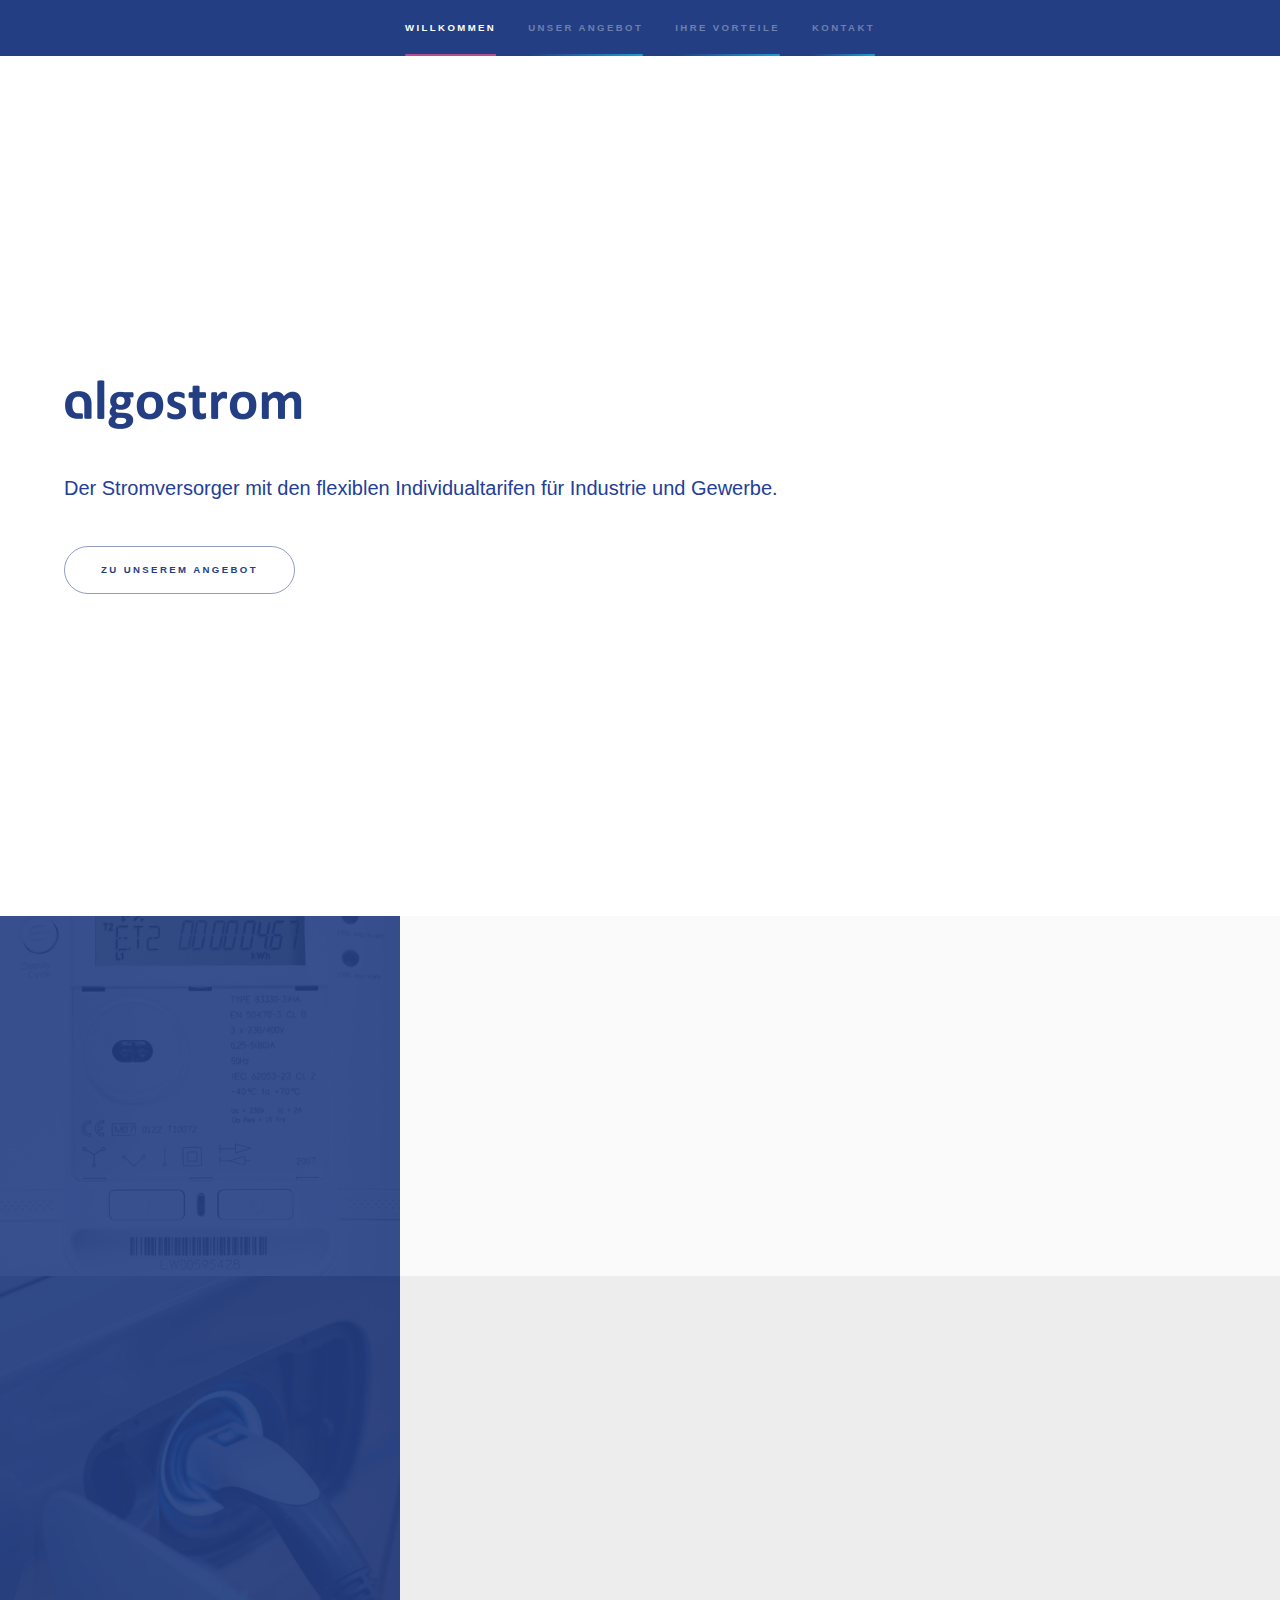
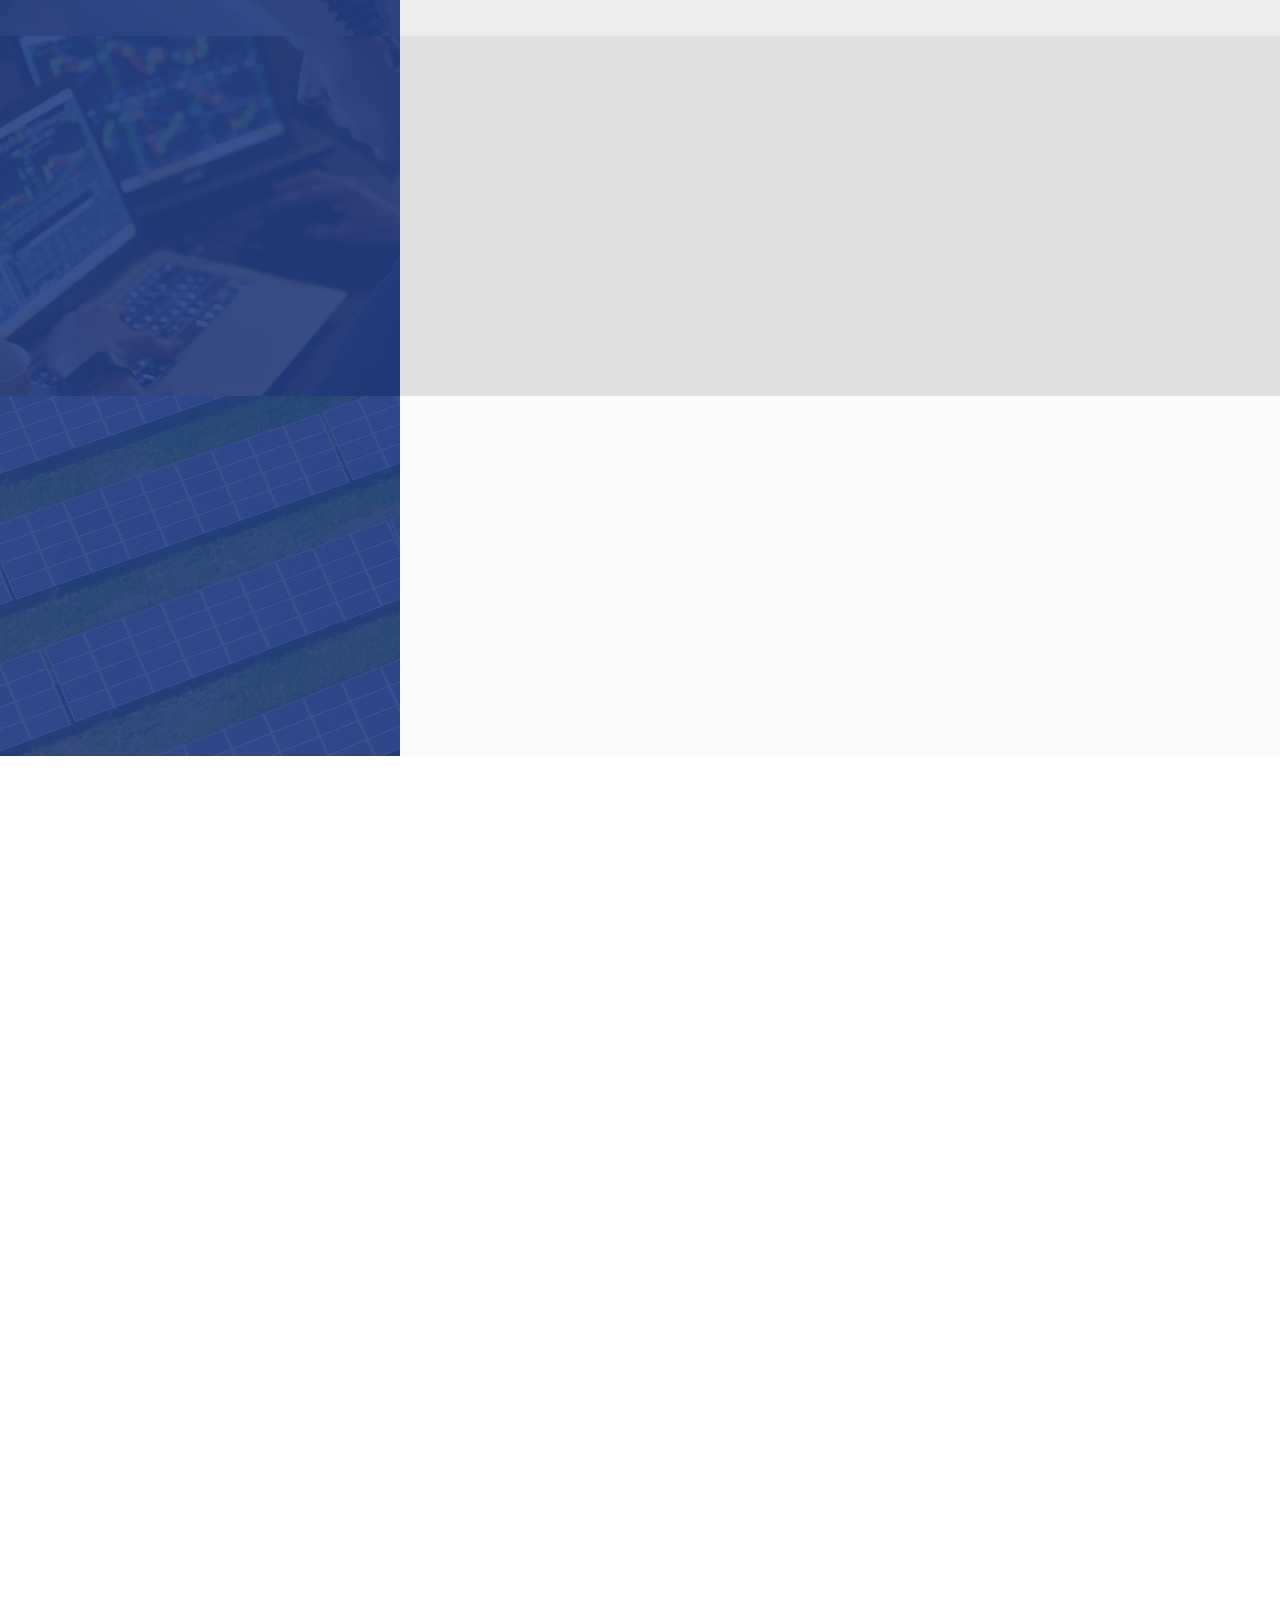
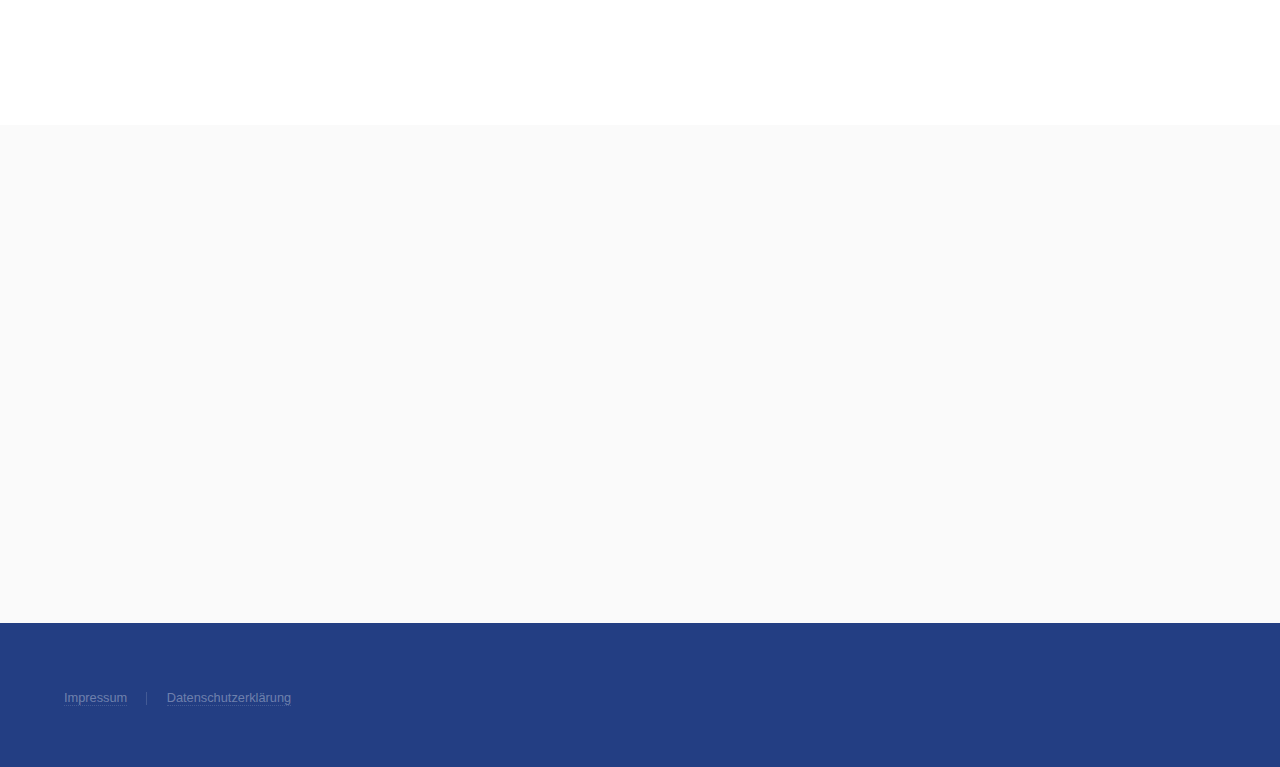
<file: index.html>
<!DOCTYPE HTML>
<!--
	Hyperspace by HTML5 UP
	html5up.net | @ajlkn
	Free for personal and commercial use under the CCA 3.0 license (html5up.net/license)
-->
<html>
	<head>
		<title>Algostrom  - Flexible Strom-Individualtarife</title>
		<meta charset="utf-8" />
		<meta name="viewport" content="width=device-width, initial-scale=1, user-scalable=no" />
		<link rel="stylesheet" href="assets/css/main.css" />
		<link rel="icon" href="images/algostrom_icon.ico" type="image/vnd.microsoft.icon">
		<noscript><link rel="stylesheet" href="assets/css/noscript.css" /></noscript>
	</head>
	<body class="is-preload">

		<!-- Sidebar -->
			<section id="sidebar">
				<div class="inner">
					<nav>
						<ul>
							<li><a href="#intro">Willkommen</a></li>
							<li><a href="#one">Unser Angebot</a></li>
							<li><a href="#two">Ihre Vorteile</a></li>
							<li><a href="#three">Kontakt</a></li>
						</ul>
					</nav>
				</div>
			</section>

		<!-- Wrapper -->
			<div id="wrapper">

				<!-- Intro -->
					<section id="intro" class="wrapper style1 fullscreen fade-up">
						<div class="inner">
							<h1><img src="images/algostrom_blue_logo.png"></h1>
							<p>Der Stromversorger mit den flexiblen Individualtarifen für Industrie und Gewerbe.</p>
							<ul class="actions">
								<li><a href="#one" class="button scrolly">Zu unserem Angebot</a></li>
							</ul>
						</div>
					</section>

				<!-- One -->
					<section id="one" class="wrapper style2 spotlights">
						<section>
							<a href="tarife.html" class="image"><img src="images/pic01.png" alt="" data-position="center center" /></a><!-- Bildnachweis: EVB Energie AG, aus Wikimedia Commons, Lizenz:  Creative-Commons-Lizenz „Namensnennung – Weitergabe unter gleichen Bedingungen 3.0 nicht portiert" https://creativecommons.org/licenses/by-sa/3.0/deed.de -->
							<div class="content">
								<div class="inner">
									<h2>Individualtarife</h2>
									<p>Wir bieten kostengünstige Individualtarife auf Basis Ihres individuell gemessenen Verbrauchsprofils an.</p>
									<ul class="actions">
										<li><a href="tarife.html" class="button">Details</a></li>
									</ul>
								</div>
							</div>
						</section>
						<section>
							<a href="emobility.html" class="image"><img src="images/pic02.png" alt="" data-position="top center" /></a><!-- Bildnachweis: User @chuttersnap auf Unsplash.com -->
							<div class="content">
								<div class="inner">
									<h2>Tarife für E-Mobilitäts-Anbieter</h2>
									<p>Unsere E-Mobilitäts-Tarife haben wir spezifisch für den technischen und operativen Betrieb von Lade-Infrastruktur entwickelt.</p>
									<ul class="actions">
										<li><a href="emobility.html" class="button">Details</a></li>
									</ul>
								</div>
							</div>
						</section>
						<section>
							<a href="optimierung.html" class="image"><img src="images/pic03.png" alt="" data-position="25% 25%" /></a><!-- Bildnachweis: Adam Nowakowski, user @adamaszczos auf Unsplash.com -->
							<div class="content">
								<div class="inner">
									<h2>Verbrauchsoptimierung</h2>
									<p>Wir bieten umfassende Verbrauchsoptimierungen an, die auch Lastverschiebungen und Eigenerzeugung berücksichten.</p>
									<ul class="actions">
										<li><a href="optimierung.html" class="button">Details</a></li>
									</ul>
								</div>
							</div>
						</section>
						<section>
							<a href="nachhaltigkeit.html" class="image"><img src="images/pic04.png" alt="" data-position="25% 25%" /></a><!-- Bildnachweis: Markus Spiske, user @markusspiske auf Unsplash.com -->
							<div class="content">
								<div class="inner">
									<h2>Nachhaltige Energieversorgung</h2>
									<p>Alle unsere Tarife fördern kostenneutral die Energiewende und wir bieten zusätzliche Tarifoptionen zur CO2-Einsparung</p>
									<ul class="actions">
										<li><a href="nachhaltigkeit.html" class="button">Details</a></li>
									</ul>
								</div>
							</div>
						</section>

					</section>

				<!-- Two -->
					<section id="two" class="wrapper style1 fade-up">
						<div class="inner">
							<h2>Vorteile unserer Tarife</h2>
							<p>Wir haben unsere Tarife spezifisch auf die Anforderungen von kleinen und mittleren Industrieverbraucher zugeschnitten, die kostengünstige, flexiblen, transparente und nachhaltige Tarife suchen.</p>
							<div class="features">
								<section>
									<span class="icon solid major fa-bullseye"></span>
									<h3>Individueller Tarif</h3>
									<p>Wir berücksichtigen individuelle Verbrauchsmuster des Kunden für die Tarifberechnung.</p>
								</section>
								<section>
									<span class="icon solid major fa-car"></span>
									<h3>Branchenlösungen</h3>
									<p>Wir bieten spezifisch auf Branchen zugeschnittene Tarife an, zum Beispiel für Elektromobilität.</p>
								</section>
								<section>
									<span class="icon solid major fa-umbrella"></span>
									<h3>Transparente Absicherung</h3>
									<p>Wir bieten unseren Kunden eine individuelle und kostenoptimierte Absicherung gegen Preisschwankungen.</p>
								</section>
								<section>
									<span class="icon solid major fa-cogs"></span>
									<h3>Verbrauchsoptimierung</h3>
									<p>Wir optimieren alle Aspekte der Energieversorgung marktgerecht: Verbrauch, Speicherung und Erzeugung</p>
								</section>
								<section>
									<span class="icon solid major fa-tree"></span>
									<h3>Aktiver Klimaschutz</h3>
									<p>Alle unsere Tarife fördern kostenneutral die Energiewende und wir bieten zusätzliche Tarifoptionen zur CO2-Einsparung.</p>
								</section>
								<section>
									<span class="icon solid major fa-credit-card"></span>
									<h3>Flexible Abrechnung</h3>
									<p>Wir bieten vielfältige Abrechnungsoptionen um unseren Kunden maximale Flexibität zu ermöglichen.</p>
								</section>
							</div>
							<ul class="actions">
								<li><a href="anfrage.html" class="button">Individualtarif anfragen</a></li>
							</ul>
						</div>
					</section>

				<!-- Three -->
					<section id="three" class="wrapper style2 fade-up">
						<div class="inner">
							<h2>Dialog starten</h2>
							<p>Als Anbieter von Individualtarifen liegt uns das genaue Verständnis Ihrer Anforderungen am Herzen. Wir freuen uns, wenn Sie Kontakt mit uns aufnehmen.
								<h3>Tarifanfrage</h3>
									<p>Wenn Sie uns ihr Lastprofil übermitteln, können wir Ihnen direkt kostenlos eine unverbindliches Tarifangebot berechnen.
									<a href="anfrage.html">→ Anfrage</a></p>
								<h3>Kennenlernen</h3>
									<p>Sie sind herzlich eingeladen, ein Gespräch mit uns zu vereinbaren, um uns und unseren Ansatz kennenzulernen.
									<a href="kontakt.html">→ Kontakt</a></p>
								<h3>Service</h3>
									<p>Falls Sie bereits Kunde sind, können Sie sich jederzeit direkt an Ihren Kundenbetreuer oder unser Service-Team wenden.
									<a href="kontakt.html">→ Service</a></p>
									</div>
							</div>
						</div>
					</section>

			</div>

		<!-- Footer -->
			<footer id="footer" class="wrapper style1-alt">
				<div class="inner">
					<ul class="menu">
						<li><a href="impressum.html">Impressum</a></li><li><a href="privacy.html">Datenschutzerklärung</a></li>
					</ul>
				</div>
			</footer>

		<!-- Scripts -->
			<script src="assets/js/jquery.min.js"></script>
			<script src="assets/js/jquery.scrollex.min.js"></script>
			<script src="assets/js/jquery.scrolly.min.js"></script>
			<script src="assets/js/browser.min.js"></script>
			<script src="assets/js/breakpoints.min.js"></script>
			<script src="assets/js/util.js"></script>
			<script src="assets/js/main.js"></script>

	</body>
</html>
</file>
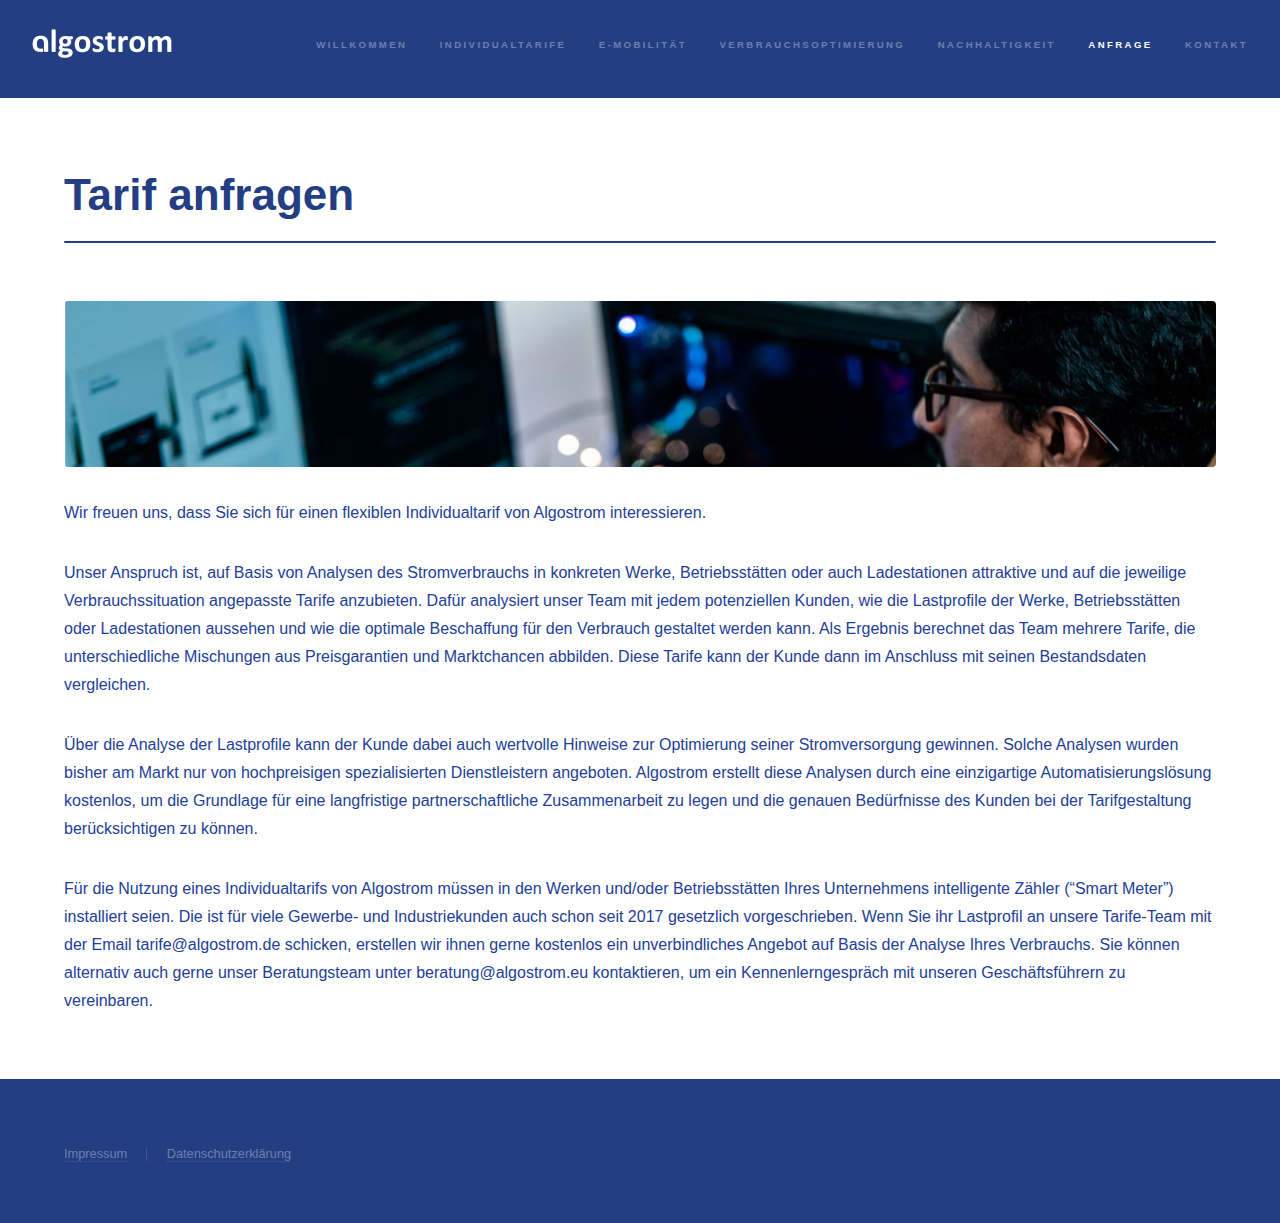
<file: anfrage.html>
<!DOCTYPE HTML>
<!--
	Hyperspace by HTML5 UP
	html5up.net | @ajlkn
	Free for personal and commercial use under the CCA 3.0 license (html5up.net/license)
-->
<html>
	<head>
		<title>Algostrom - Tarif anfragen</title>
		<meta charset="utf-8" />
		<meta name="viewport" content="width=device-width, initial-scale=1, user-scalable=no" />
		<link rel="stylesheet" href="assets/css/main.css" />
		<link rel="icon" href="images/algostrom_icon.ico" type="image/vnd.microsoft.icon">
		<noscript><link rel="stylesheet" href="assets/css/noscript.css" /></noscript>
	</head>
	<body class="is-preload">

		<!-- Header -->
			<header id="header">
				<a href="index.html" class="title"><img src="images/logo_transparent_small.png"></a>
				<nav>
					<ul>
						<li><a href="index.html">Willkommen</a></li>
						<li><a href="tarife.html">Individualtarife</a></li>
						<li><a href="emobility.html">E-Mobilität</a></li>
						<li><a href="optimierung.html">Verbrauchsoptimierung</a></li>
						<li><a href="nachhaltigkeit.html">Nachhaltigkeit</a></li>
						<li><a href="antrag.html" class="active">Anfrage</a></li>
						<li><a href="kontakt.html">Kontakt</a></li>
					</ul>
				</nav>
			</header>

		<!-- Wrapper -->
			<div id="wrapper">

				<!-- Main -->
					<section id="main" class="wrapper style1">
						<div class="inner">
							<h1 class="major">Tarif anfragen</h1>
							<span class="image fit"><img src="images/section06.png" alt="" /></span><!-- User "Firosnv. Photography" (@firosnv) auf Unsplash.com -->
								<p>Wir freuen uns, dass Sie sich für einen flexiblen Individualtarif von Algostrom interessieren.</p>
								<p>Unser Anspruch ist, auf Basis von Analysen des Stromverbrauchs in konkreten Werke, Betriebsstätten oder auch Ladestationen attraktive und auf die jeweilige Verbrauchssituation angepasste Tarife anzubieten. Dafür analysiert unser Team mit jedem potenziellen Kunden, wie die Lastprofile der Werke, Betriebsstätten oder Ladestationen aussehen und wie die optimale Beschaffung für den Verbrauch gestaltet werden kann. Als Ergebnis berechnet das Team mehrere Tarife, die unterschiedliche Mischungen aus Preisgarantien und Marktchancen abbilden. Diese Tarife kann der Kunde dann im Anschluss mit seinen Bestandsdaten vergleichen.</p><p>Über die Analyse der Lastprofile kann der Kunde dabei auch wertvolle Hinweise zur Optimierung seiner Stromversorgung gewinnen. Solche Analysen wurden bisher am Markt nur von hochpreisigen spezialisierten Dienstleistern angeboten. Algostrom erstellt diese Analysen durch eine einzigartige Automatisierungslösung kostenlos, um die Grundlage für eine langfristige partnerschaftliche Zusammenarbeit zu legen und die genauen Bedürfnisse des Kunden bei der Tarifgestaltung berücksichtigen zu können.</p> 
<p>Für die Nutzung eines Individualtarifs von Algostrom müssen in den Werken und/oder Betriebsstätten Ihres Unternehmens intelligente Zähler (“Smart Meter”) installiert seien. Die ist für viele Gewerbe- und Industriekunden auch schon seit 2017 gesetzlich vorgeschrieben. Wenn Sie ihr Lastprofil an unsere Tarife-Team mit der Email <a href="mailto:tarife@algostrom.de">tarife@algostrom.de</a> schicken, erstellen wir ihnen gerne kostenlos ein unverbindliches Angebot auf Basis der Analyse Ihres Verbrauchs. Sie können alternativ auch gerne unser Beratungsteam unter <a href="mailto:beratung@algostrom.eu">beratung@algostrom.eu</a> kontaktieren, um ein Kennenlerngespräch mit unseren Geschäftsführern zu vereinbaren.
						</div>
					</section>

			</div>

		<!-- Footer -->
			<footer id="footer" class="wrapper style1-alt">
				<div class="inner">
					<ul class="menu">
						<li><a href="impressum.html">Impressum</a></li><li><a href="privacy.html">Datenschutzerklärung</a></li>
					</ul>
				</div>
			</footer>

		<!-- Scripts -->
			<script src="assets/js/jquery.min.js"></script>
			<script src="assets/js/jquery.scrollex.min.js"></script>
			<script src="assets/js/jquery.scrolly.min.js"></script>
			<script src="assets/js/browser.min.js"></script>
			<script src="assets/js/breakpoints.min.js"></script>
			<script src="assets/js/util.js"></script>
			<script src="assets/js/main.js"></script>

	</body>
</html>
</file>
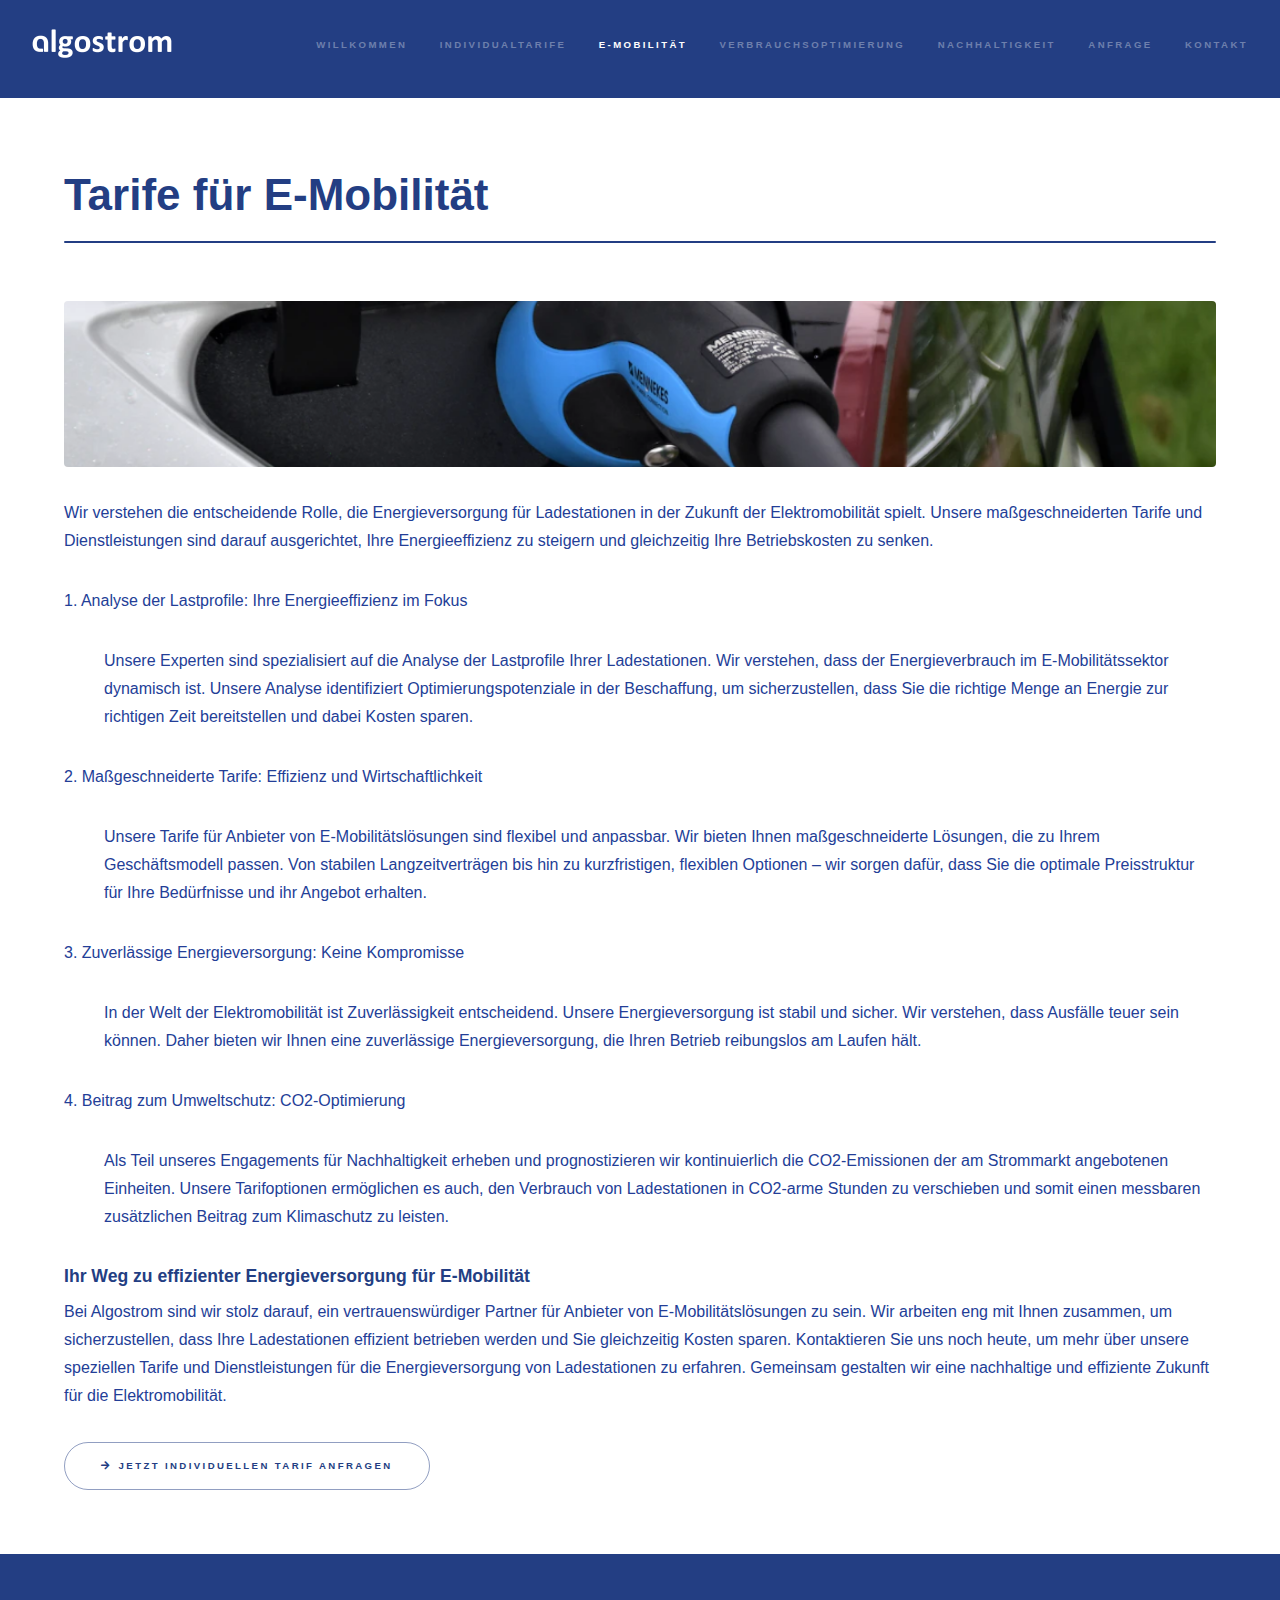
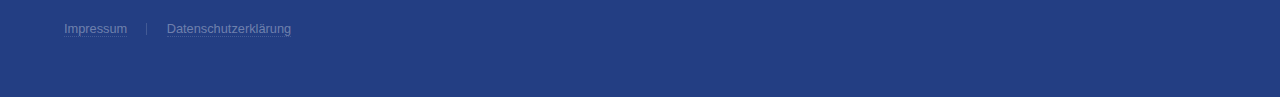
<file: emobility.html>
<!DOCTYPE HTML>
<!--
	Hyperspace by HTML5 UP
	html5up.net | @ajlkn
	Free for personal and commercial use under the CCA 3.0 license (html5up.net/license)
-->
<html>
	<head>
		<title>Algostrom - Individualtarife</title>
		<meta charset="utf-8" />
		<meta name="viewport" content="width=device-width, initial-scale=1, user-scalable=no" />
		<link rel="stylesheet" href="assets/css/main.css" />
		<link rel="icon" href="images/algostrom_icon.ico" type="image/vnd.microsoft.icon">
		<noscript><link rel="stylesheet" href="assets/css/noscript.css" /></noscript>
	</head>
	<body class="is-preload">

		<!-- Header -->
			<header id="header">
				<a href="index.html" class="title"><img src="images/logo_transparent_small.png"></a>
				<nav>
					<ul>
						<li><a href="index.html">Willkommen</a></li>
						<li><a href="tarife.html">Individualtarife</a></li>
						<li><a href="emobility.html" class="active">E-Mobilität</a></li>
						<li><a href="optimierung.html">Verbrauchsoptimierung</a></li>
						<li><a href="nachhaltigkeit.html">Nachhaltigkeit</a></li>
						<li><a href="anfrage.html">Anfrage</a></li>
						<li><a href="kontakt.html">Kontakt</a></li>
					</ul>
				</nav>
			</header>

		<!-- Wrapper -->
			<div id="wrapper">

				<!-- Main -->
					<section id="main" class="wrapper style1">
						<div class="inner">
							<h1 class="major">Tarife für E-Mobilität</h1>
							<span class="image fit"><img src="images/section03.png" alt="" /></span><!-- Bildnachweis: Nutzer Waldemar (@waldemarbrandt67w) auf Unsplash.com -->
<p>Wir verstehen die entscheidende Rolle, die Energieversorgung für Ladestationen in der Zukunft der Elektromobilität spielt. Unsere maßgeschneiderten Tarife und Dienstleistungen sind darauf ausgerichtet, Ihre Energieeffizienz zu steigern und gleichzeitig Ihre Betriebskosten zu senken.</p>
<p>1. Analyse der Lastprofile: Ihre Energieeffizienz im Fokus</p>
<p style="margin-left: 40px">Unsere Experten sind spezialisiert auf die Analyse der Lastprofile Ihrer Ladestationen. Wir verstehen, dass der Energieverbrauch im E-Mobilitätssektor dynamisch ist. Unsere Analyse identifiziert Optimierungspotenziale in der Beschaffung, um sicherzustellen, dass Sie die richtige Menge an Energie zur richtigen Zeit bereitstellen und dabei Kosten sparen.</p>
<p>2. Maßgeschneiderte Tarife: Effizienz und Wirtschaftlichkeit</p>
<p style="margin-left: 40px">Unsere Tarife für Anbieter von E-Mobilitätslösungen sind flexibel und anpassbar. Wir bieten Ihnen maßgeschneiderte Lösungen, die zu Ihrem Geschäftsmodell passen. Von stabilen Langzeitverträgen bis hin zu kurzfristigen, flexiblen Optionen – wir sorgen dafür, dass Sie die optimale Preisstruktur für Ihre Bedürfnisse und ihr Angebot erhalten.</p>
<p>3. Zuverlässige Energieversorgung: Keine Kompromisse</p>
<p style="margin-left: 40px">In der Welt der Elektromobilität ist Zuverlässigkeit entscheidend. Unsere Energieversorgung ist stabil und sicher. Wir verstehen, dass Ausfälle teuer sein können. Daher bieten wir Ihnen eine zuverlässige Energieversorgung, die Ihren Betrieb reibungslos am Laufen hält.</p>
<p>4. Beitrag zum Umweltschutz: CO2-Optimierung</p>
<p style="margin-left: 40px">Als Teil unseres Engagements für Nachhaltigkeit erheben und prognostizieren wir kontinuierlich die CO2-Emissionen der am Strommarkt angebotenen Einheiten. Unsere Tarifoptionen ermöglichen es auch, den Verbrauch von Ladestationen in CO2-arme Stunden zu verschieben und somit einen messbaren zusätzlichen Beitrag zum Klimaschutz zu leisten.</p>
<h3>Ihr Weg zu effizienter Energieversorgung für E-Mobilität</h3>
<p>Bei Algostrom sind wir stolz darauf, ein vertrauenswürdiger Partner für Anbieter von E-Mobilitätslösungen zu sein. Wir arbeiten eng mit Ihnen zusammen, um sicherzustellen, dass Ihre Ladestationen effizient betrieben werden und Sie gleichzeitig Kosten sparen. Kontaktieren Sie uns noch heute, um mehr über unsere speziellen Tarife und Dienstleistungen für die Energieversorgung von Ladestationen zu erfahren. Gemeinsam gestalten wir eine nachhaltige und effiziente Zukunft für die Elektromobilität.</p>
<ul class="actions">
										<li><a href="anfrage.html" class="button icon solid fa-arrow-right">Jetzt individuellen Tarif anfragen</a></li>
									</ul>
						</div>
					</section>

			</div>

		<!-- Footer -->
			<footer id="footer" class="wrapper style1-alt">
				<div class="inner">
					<ul class="menu">
						<li><a href="impressum.html">Impressum</a></li><li><a href="privacy.html">Datenschutzerklärung</a></li>
					</ul>
				</div>
			</footer>

		<!-- Scripts -->
			<script src="assets/js/jquery.min.js"></script>
			<script src="assets/js/jquery.scrollex.min.js"></script>
			<script src="assets/js/jquery.scrolly.min.js"></script>
			<script src="assets/js/browser.min.js"></script>
			<script src="assets/js/breakpoints.min.js"></script>
			<script src="assets/js/util.js"></script>
			<script src="assets/js/main.js"></script>

	</body>
</html>
</file>
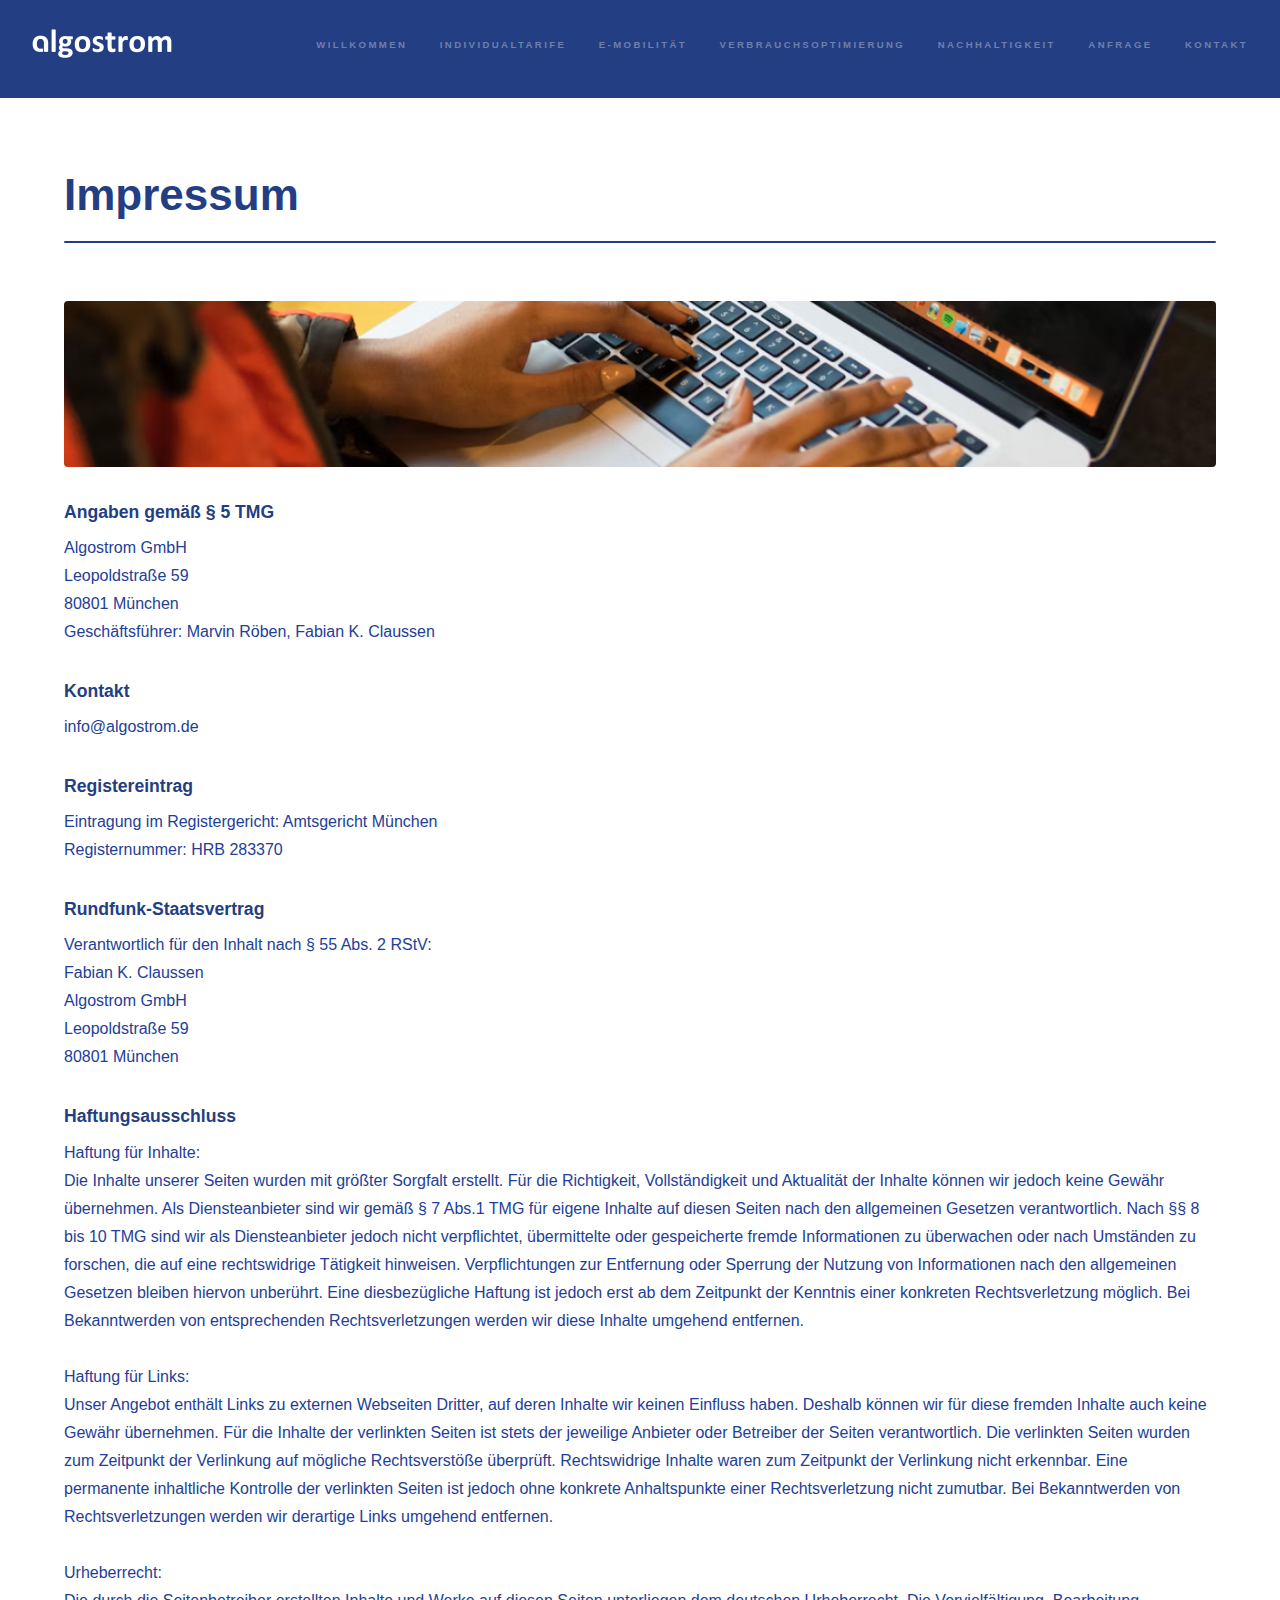
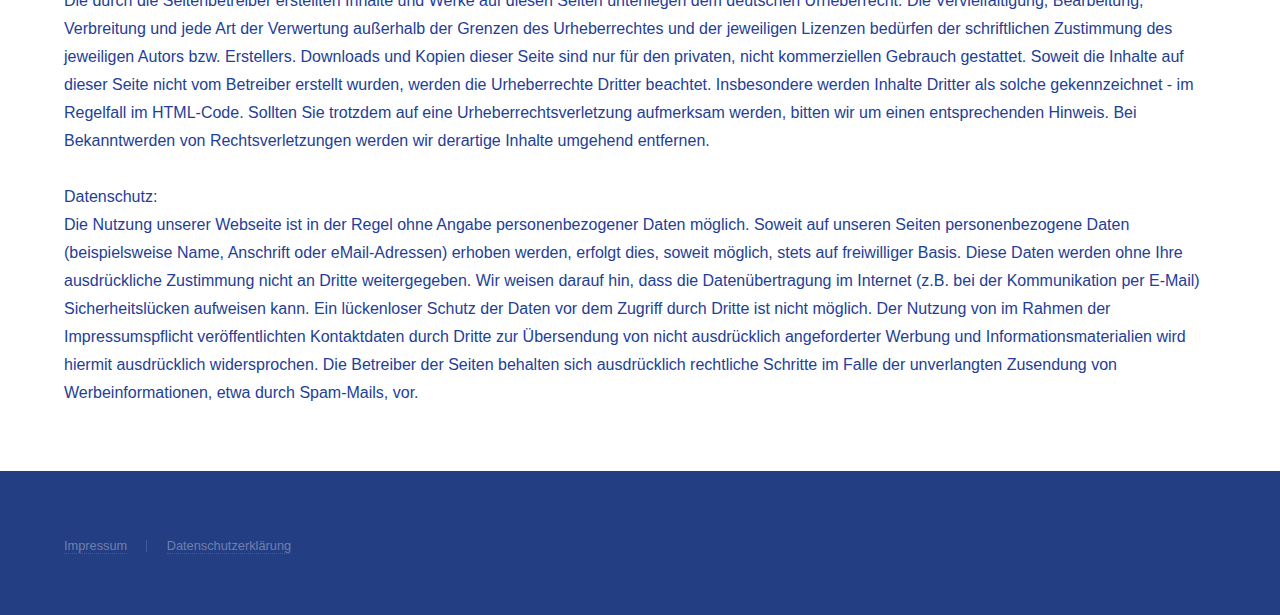
<file: impressum.html>
<!DOCTYPE HTML>
<!--
	Hyperspace by HTML5 UP
	html5up.net | @ajlkn
	Free for personal and commercial use under the CCA 3.0 license (html5up.net/license)
-->
<html>
	<head>
		<title>Algostrom - Impressum</title>
		<meta charset="utf-8" />
		<meta name="viewport" content="width=device-width, initial-scale=1, user-scalable=no" />
		<link rel="icon" href="images/algostrom_icon.ico" type="image/vnd.microsoft.icon">
		<link rel="stylesheet" href="assets/css/main.css" />
		<noscript><link rel="stylesheet" href="assets/css/noscript.css" /></noscript>
	</head>
	<body class="is-preload">

		<!-- Header -->
			<header id="header">
				<a href="index.html" class="title"><img src="images/logo_transparent_small.png"></a>
				<nav>
					<ul>
						<li><a href="index.html">Willkommen</a></li>
						<li><a href="tarife.html">Individualtarife</a></li>
						<li><a href="emobility.html">E-Mobilität</a></li>
						<li><a href="optimierung.html">Verbrauchsoptimierung</a></li>
						<li><a href="nachhaltigkeit.html">Nachhaltigkeit</a></li>
						<li><a href="anfrage.html">Anfrage</a></li>
						<li><a href="kontakt.html">Kontakt</a></li>
					</ul>
				</nav>
			</header>

		<!-- Wrapper -->
			<div id="wrapper">

				<!-- Main -->
					<section id="main" class="wrapper style1">
						<div class="inner">
							<h1 class="major">Impressum</h1>
							<span class="image fit"><img src="images/section07.png" alt="" /></span>
<h3>Angaben gemäß § 5 TMG</h3>
<p>Algostrom GmbH<br>
Leopoldstraße 59<br>
80801 München<br>
Geschäftsführer: Marvin Röben, Fаbiаn K. Clаussen</p>
<h3>Kontakt</h3>
<p><a href="mailto:info@algostrom.de">info@algostrom.de</a></p>
<h3>Registereintrag</h3>
<p>Eintragung im Registergericht: Amtsgericht München<br>Registernummer: HRB 283370</p>
<!-- <h3>Umsatzsteuer-ID</h3>
<p>Umsatzsteuer-Identifikationsnummer gemäß §27a Umsatzsteuergesetz: DE294304493</p> -->


<h3>Rundfunk-Staatsvertrag</h3>
<p>Verantwortlich für den Inhalt nach § 55 Abs. 2 RStV:<br>
Fаbiаn K. Clаussen<br>
Algostrom GmbH<br>
Leopoldstraße 59<br>
80801 München</p>

<h3>Haftungsausschluss</h3>
<p>Haftung für Inhalte:<br>
Die Inhalte unserer Seiten wurden mit größter Sorgfalt erstellt. Für die Richtigkeit, Vollständigkeit und Aktualität der Inhalte können wir jedoch keine Gewähr übernehmen. Als Diensteanbieter sind wir gemäß § 7 Abs.1 TMG für eigene Inhalte auf diesen Seiten nach den allgemeinen Gesetzen verantwortlich. Nach §§ 8 bis 10 TMG sind wir als Diensteanbieter jedoch nicht verpflichtet, übermittelte oder gespeicherte fremde Informationen zu überwachen oder nach Umständen zu forschen, die auf eine rechtswidrige Tätigkeit hinweisen. Verpflichtungen zur Entfernung oder Sperrung der Nutzung von Informationen nach den allgemeinen Gesetzen bleiben hiervon unberührt. Eine diesbezügliche Haftung ist jedoch erst ab dem Zeitpunkt der Kenntnis einer konkreten Rechtsverletzung möglich. Bei Bekanntwerden von entsprechenden Rechtsverletzungen werden wir diese Inhalte umgehend entfernen.<br><br>
Haftung für Links:<br>
Unser Angebot enthält Links zu externen Webseiten Dritter, auf deren Inhalte wir keinen Einfluss haben. Deshalb können wir für diese fremden Inhalte auch keine Gewähr übernehmen. Für die Inhalte der verlinkten Seiten ist stets der jeweilige Anbieter oder Betreiber der Seiten verantwortlich. Die verlinkten Seiten wurden zum Zeitpunkt der Verlinkung auf mögliche Rechtsverstöße überprüft. Rechtswidrige Inhalte waren zum Zeitpunkt der Verlinkung nicht erkennbar. Eine permanente inhaltliche Kontrolle der verlinkten Seiten ist jedoch ohne konkrete Anhaltspunkte einer Rechtsverletzung nicht zumutbar. Bei Bekanntwerden von Rechtsverletzungen werden wir derartige Links umgehend entfernen.<br><br>
Urheberrecht:<br>
Die durch die Seitenbetreiber erstellten Inhalte und Werke auf diesen Seiten unterliegen dem deutschen Urheberrecht. Die Vervielfältigung, Bearbeitung, Verbreitung und jede Art der Verwertung außerhalb der Grenzen des Urheberrechtes und der jeweiligen Lizenzen bedürfen der schriftlichen Zustimmung des jeweiligen Autors bzw. Erstellers. Downloads und Kopien dieser Seite sind nur für den privaten, nicht kommerziellen Gebrauch gestattet. Soweit die Inhalte auf dieser Seite nicht vom Betreiber erstellt wurden, werden die Urheberrechte Dritter beachtet. Insbesondere werden Inhalte Dritter als solche gekennzeichnet - im Regelfall im HTML-Code. Sollten Sie trotzdem auf eine Urheberrechtsverletzung aufmerksam werden, bitten wir um einen entsprechenden Hinweis. Bei Bekanntwerden von Rechtsverletzungen werden wir derartige Inhalte umgehend entfernen.<br><br>
Datenschutz:<br>
Die Nutzung unserer Webseite ist in der Regel ohne Angabe personenbezogener Daten möglich. Soweit auf unseren Seiten personenbezogene Daten (beispielsweise Name, Anschrift oder eMail-Adressen) erhoben werden, erfolgt dies, soweit möglich, stets auf freiwilliger Basis. Diese Daten werden ohne Ihre ausdrückliche Zustimmung nicht an Dritte weitergegeben.
Wir weisen darauf hin, dass die Datenübertragung im Internet (z.B. bei der Kommunikation per E-Mail) Sicherheitslücken aufweisen kann. Ein lückenloser Schutz der Daten vor dem Zugriff durch Dritte ist nicht möglich.
Der Nutzung von im Rahmen der Impressumspflicht veröffentlichten Kontaktdaten durch Dritte zur Übersendung von nicht ausdrücklich angeforderter Werbung und Informationsmaterialien wird hiermit ausdrücklich widersprochen. Die Betreiber der Seiten behalten sich ausdrücklich rechtliche Schritte im Falle der unverlangten Zusendung von Werbeinformationen, etwa durch Spam-Mails, vor.</p>
						</div>
					</section>

			</div>

		<!-- Footer -->
			<footer id="footer" class="wrapper style1-alt">
				<div class="inner">
					<ul class="menu">
						<li><a href="impressum.html">Impressum</a></li><li><a href="privacy.html">Datenschutzerklärung</a></li>
					</ul>
				</div>
			</footer>

		<!-- Scripts -->
			<script src="assets/js/jquery.min.js"></script>
			<script src="assets/js/jquery.scrollex.min.js"></script>
			<script src="assets/js/jquery.scrolly.min.js"></script>
			<script src="assets/js/browser.min.js"></script>
			<script src="assets/js/breakpoints.min.js"></script>
			<script src="assets/js/util.js"></script>
			<script src="assets/js/main.js"></script>

	</body>
</html>
</file>
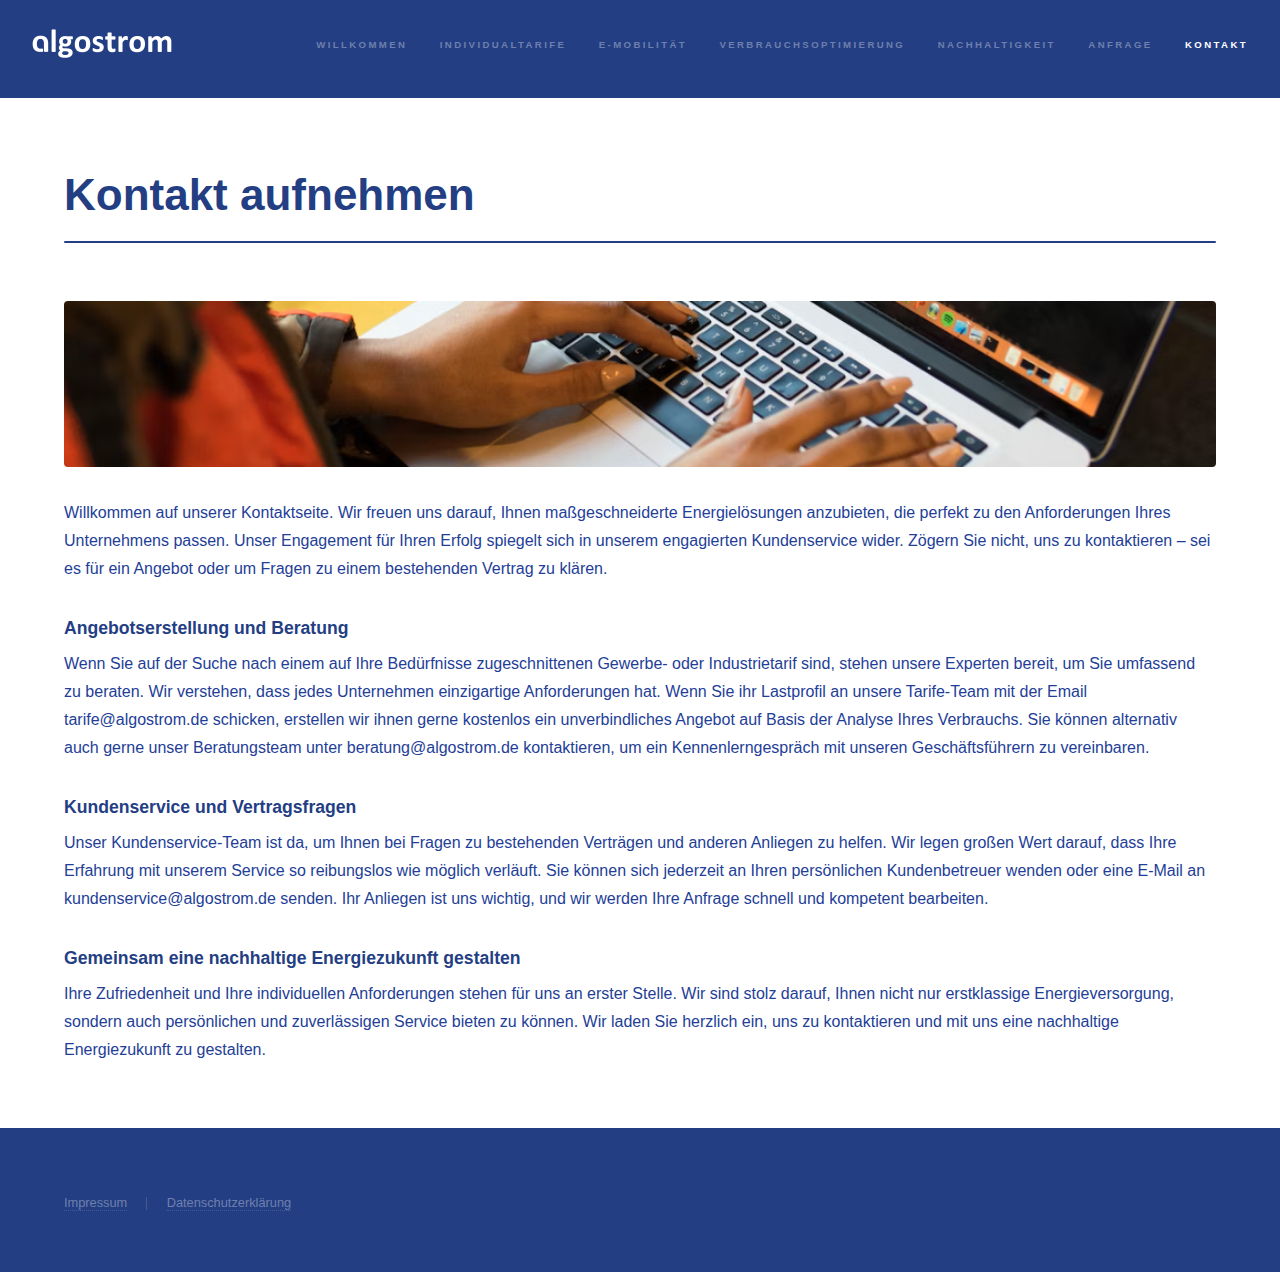
<file: kontakt.html>
<!DOCTYPE HTML>
<!--
	Hyperspace by HTML5 UP
	html5up.net | @ajlkn
	Free for personal and commercial use under the CCA 3.0 license (html5up.net/license)
-->
<html>
	<head>
		<title>Algostrom - Individualtarife</title>
		<meta charset="utf-8" />
		<meta name="viewport" content="width=device-width, initial-scale=1, user-scalable=no" />
		<link rel="icon" href="images/algostrom_icon.ico" type="image/vnd.microsoft.icon">
		<link rel="stylesheet" href="assets/css/main.css" />
		<noscript><link rel="stylesheet" href="assets/css/noscript.css" /></noscript>
	</head>
	<body class="is-preload">

		<!-- Header -->
			<header id="header">
				<a href="index.html" class="title"><img src="images/logo_transparent_small.png"></a>
				<nav>
					<ul>
						<li><a href="index.html">Willkommen</a></li>
						<li><a href="tarife.html">Individualtarife</a></li>
						<li><a href="emobility.html">E-Mobilität</a></li>
						<li><a href="optimierung.html">Verbrauchsoptimierung</a></li>
						<li><a href="nachhaltigkeit.html">Nachhaltigkeit</a></li>
						<li><a href="anfrage.html">Anfrage</a></li>
						<li><a href="kontakt.html" class="active">Kontakt</a></li>
					</ul>
				</nav>
			</header>

		<!-- Wrapper -->
			<div id="wrapper">

				<!-- Main -->
					<section id="main" class="wrapper style1">
						<div class="inner">
							<h1 class="major">Kontakt aufnehmen</h1>
							<span class="image fit"><img src="images/section07.png" alt="" /></span><!-- Bildnachweis: Nutzer "Christina @ wocintechchat.com" (@wocintechchat) auf Unsplash.com -->
<p>Willkommen auf unserer Kontaktseite. Wir freuen uns darauf, Ihnen maßgeschneiderte Energielösungen anzubieten, die perfekt zu den Anforderungen Ihres Unternehmens passen. Unser Engagement für Ihren Erfolg spiegelt sich in unserem engagierten Kundenservice wider. Zögern Sie nicht, uns zu kontaktieren – sei es für ein Angebot oder um Fragen zu einem bestehenden Vertrag zu klären.</p>
<h3>Angebotserstellung und Beratung</h3>
<p>Wenn Sie auf der Suche nach einem auf Ihre Bedürfnisse zugeschnittenen Gewerbe- oder Industrietarif sind, stehen unsere Experten bereit, um Sie umfassend zu beraten. Wir verstehen, dass jedes Unternehmen einzigartige Anforderungen hat. Wenn Sie ihr Lastprofil an unsere Tarife-Team mit der Email <a href="mailto:tarife@algostrom.de">tarife@algostrom.de</a> schicken, erstellen wir ihnen gerne kostenlos ein unverbindliches Angebot auf Basis der Analyse Ihres Verbrauchs. Sie können alternativ auch gerne unser Beratungsteam unter <a href="mailto:beratung@algostrom.de">beratung@algostrom.de</a> kontaktieren, um ein Kennenlerngespräch mit unseren Geschäftsführern zu vereinbaren.</p>
<h3>Kundenservice und Vertragsfragen</h3>
<p>Unser Kundenservice-Team ist da, um Ihnen bei Fragen zu bestehenden Verträgen und anderen Anliegen zu helfen. Wir legen großen Wert darauf, dass Ihre Erfahrung mit unserem Service so reibungslos wie möglich verläuft. Sie können sich jederzeit an Ihren persönlichen Kundenbetreuer wenden oder eine E-Mail an <a href="mailto:kundenservice@algostrom.de">kundenservice@algostrom.de</a> senden. Ihr Anliegen ist uns wichtig, und wir werden Ihre Anfrage schnell und kompetent bearbeiten.</p>

<h3>Gemeinsam eine nachhaltige Energiezukunft gestalten</h3>
<p>Ihre Zufriedenheit und Ihre individuellen Anforderungen stehen für uns an erster Stelle. Wir sind stolz darauf, Ihnen nicht nur erstklassige Energieversorgung, sondern auch persönlichen und zuverlässigen Service bieten zu können. Wir laden Sie herzlich ein, uns zu kontaktieren und mit uns eine nachhaltige Energiezukunft zu gestalten.</p>

 
						</div>
					</section>

			</div>

		<!-- Footer -->
			<footer id="footer" class="wrapper style1-alt">
				<div class="inner">
					<ul class="menu">
						<li><a href="impressum.html">Impressum</a></li><li><a href="privacy.html">Datenschutzerklärung</a></li>
					</ul>
				</div>
			</footer>

		<!-- Scripts -->
			<script src="assets/js/jquery.min.js"></script>
			<script src="assets/js/jquery.scrollex.min.js"></script>
			<script src="assets/js/jquery.scrolly.min.js"></script>
			<script src="assets/js/browser.min.js"></script>
			<script src="assets/js/breakpoints.min.js"></script>
			<script src="assets/js/util.js"></script>
			<script src="assets/js/main.js"></script>

	</body>
</html>
</file>
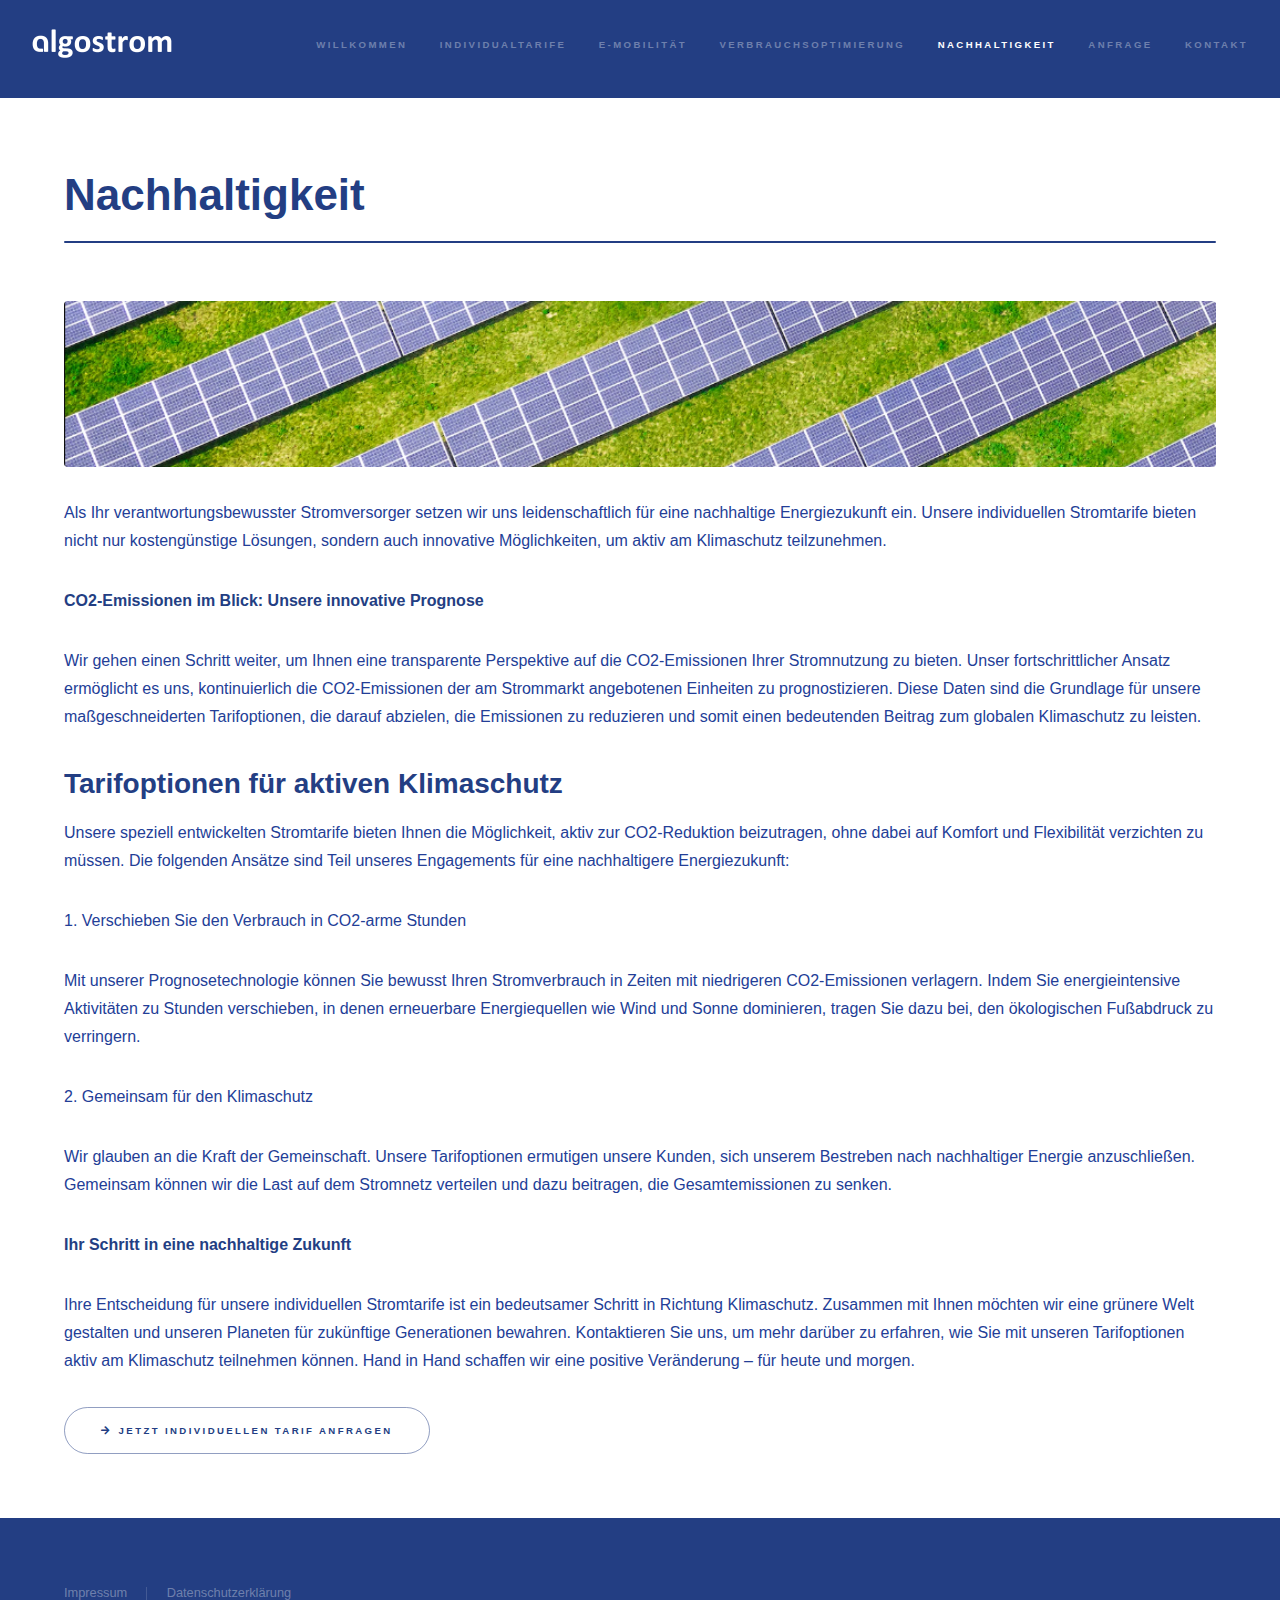
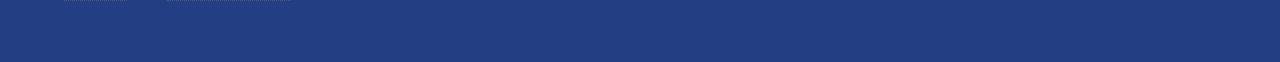
<file: nachhaltigkeit.html>
<!DOCTYPE HTML>
<!--
	Hyperspace by HTML5 UP
	html5up.net | @ajlkn
	Free for personal and commercial use under the CCA 3.0 license (html5up.net/license)
-->
<html>
	<head>
		<title>Algostrom - Nachhaltigkeit</title>
		<meta charset="utf-8" />
		<meta name="viewport" content="width=device-width, initial-scale=1, user-scalable=no" />
		<link rel="icon" href="images/algostrom_icon.ico" type="image/vnd.microsoft.icon">
		<link rel="stylesheet" href="assets/css/main.css" />
		<noscript><link rel="stylesheet" href="assets/css/noscript.css" /></noscript>
	</head>
	<body class="is-preload">

		<!-- Header -->
			<header id="header">
				<a href="index.html" class="title"><img src="images/logo_transparent_small.png"></a>
				<nav>
					<ul>
						<li><a href="index.html">Willkommen</a></li>
						<li><a href="tarife.html">Individualtarife</a></li>
						<li><a href="emobility.html">E-Mobilität</a></li>
						<li><a href="optimierung.html">Verbrauchsoptimierung</a></li>
						<li><a href="nachhaltigkeit.html" class="active">Nachhaltigkeit</a></li>
						<li><a href="anfrage.html">Anfrage</a></li>
						<li><a href="kontakt.html">Kontakt</a></li>
					</ul>
				</nav>
			</header>

		<!-- Wrapper -->
			<div id="wrapper">

				<!-- Main -->
					<section id="main" class="wrapper style1">
						<div class="inner">
							<h1 class="major">Nachhaltigkeit</h1>
							<span class="image fit"><img src="images/section05.png" alt="" /></span><!-- Bildnachweis: Markus Spiske, user @markusspiske auf Unsplash.com -->
<p>Als Ihr verantwortungsbewusster Stromversorger setzen wir uns leidenschaftlich für eine nachhaltige Energiezukunft ein. Unsere individuellen Stromtarife bieten nicht nur kostengünstige Lösungen, sondern auch innovative Möglichkeiten, um aktiv am Klimaschutz teilzunehmen.</p>
<p><b>CO2-Emissionen im Blick: Unsere innovative Prognose</b><p>
Wir gehen einen Schritt weiter, um Ihnen eine transparente Perspektive auf die CO2-Emissionen Ihrer Stromnutzung zu bieten. Unser fortschrittlicher Ansatz ermöglicht es uns, kontinuierlich die CO2-Emissionen der am Strommarkt angebotenen Einheiten zu prognostizieren. Diese Daten sind die Grundlage für unsere maßgeschneiderten Tarifoptionen, die darauf abzielen, die Emissionen zu reduzieren und somit einen bedeutenden Beitrag zum globalen Klimaschutz zu leisten. 
<h2>Tarifoptionen für aktiven Klimaschutz</h2>
<p>Unsere speziell entwickelten Stromtarife bieten Ihnen die Möglichkeit, aktiv zur CO2-Reduktion beizutragen, ohne dabei auf Komfort und Flexibilität verzichten zu müssen. Die folgenden Ansätze sind Teil unseres Engagements für eine nachhaltigere Energiezukunft:<p>
<p>1. Verschieben Sie den Verbrauch in CO2-arme Stunden</p>
<p>Mit unserer Prognosetechnologie können Sie bewusst Ihren Stromverbrauch in Zeiten mit niedrigeren CO2-Emissionen verlagern. Indem Sie energieintensive Aktivitäten zu Stunden verschieben, in denen erneuerbare Energiequellen wie Wind und Sonne dominieren, tragen Sie dazu bei, den ökologischen Fußabdruck zu verringern.</b>
<p>2. Gemeinsam für den Klimaschutz</p>
<p>Wir glauben an die Kraft der Gemeinschaft. Unsere Tarifoptionen ermutigen unsere Kunden, sich unserem Bestreben nach nachhaltiger Energie anzuschließen. Gemeinsam können wir die Last auf dem Stromnetz verteilen und dazu beitragen, die Gesamtemissionen zu senken.</p>
<p><b>Ihr Schritt in eine nachhaltige Zukunft</b></p>
<p>Ihre Entscheidung für unsere individuellen Stromtarife ist ein bedeutsamer Schritt in Richtung Klimaschutz. Zusammen mit Ihnen möchten wir eine grünere Welt gestalten und unseren Planeten für zukünftige Generationen bewahren. Kontaktieren Sie uns, um mehr darüber zu erfahren, wie Sie mit unseren Tarifoptionen aktiv am Klimaschutz teilnehmen können. Hand in Hand schaffen wir eine positive Veränderung – für heute und morgen.</p>
<ul class="actions">
										<li><a href="anfrage.html" class="button icon solid fa-arrow-right">Jetzt individuellen Tarif anfragen</a></li>
									</ul>
</div>
					</section>

			</div>

		<!-- Footer -->
			<footer id="footer" class="wrapper style1-alt">
				<div class="inner">
					<ul class="menu">
						<li><a href="impressum.html">Impressum</a></li><li><a href="privacy.html">Datenschutzerklärung</a></li>
					</ul>
				</div>
			</footer>

		<!-- Scripts -->
			<script src="assets/js/jquery.min.js"></script>
			<script src="assets/js/jquery.scrollex.min.js"></script>
			<script src="assets/js/jquery.scrolly.min.js"></script>
			<script src="assets/js/browser.min.js"></script>
			<script src="assets/js/breakpoints.min.js"></script>
			<script src="assets/js/util.js"></script>
			<script src="assets/js/main.js"></script>

	</body>
</html>
</file>
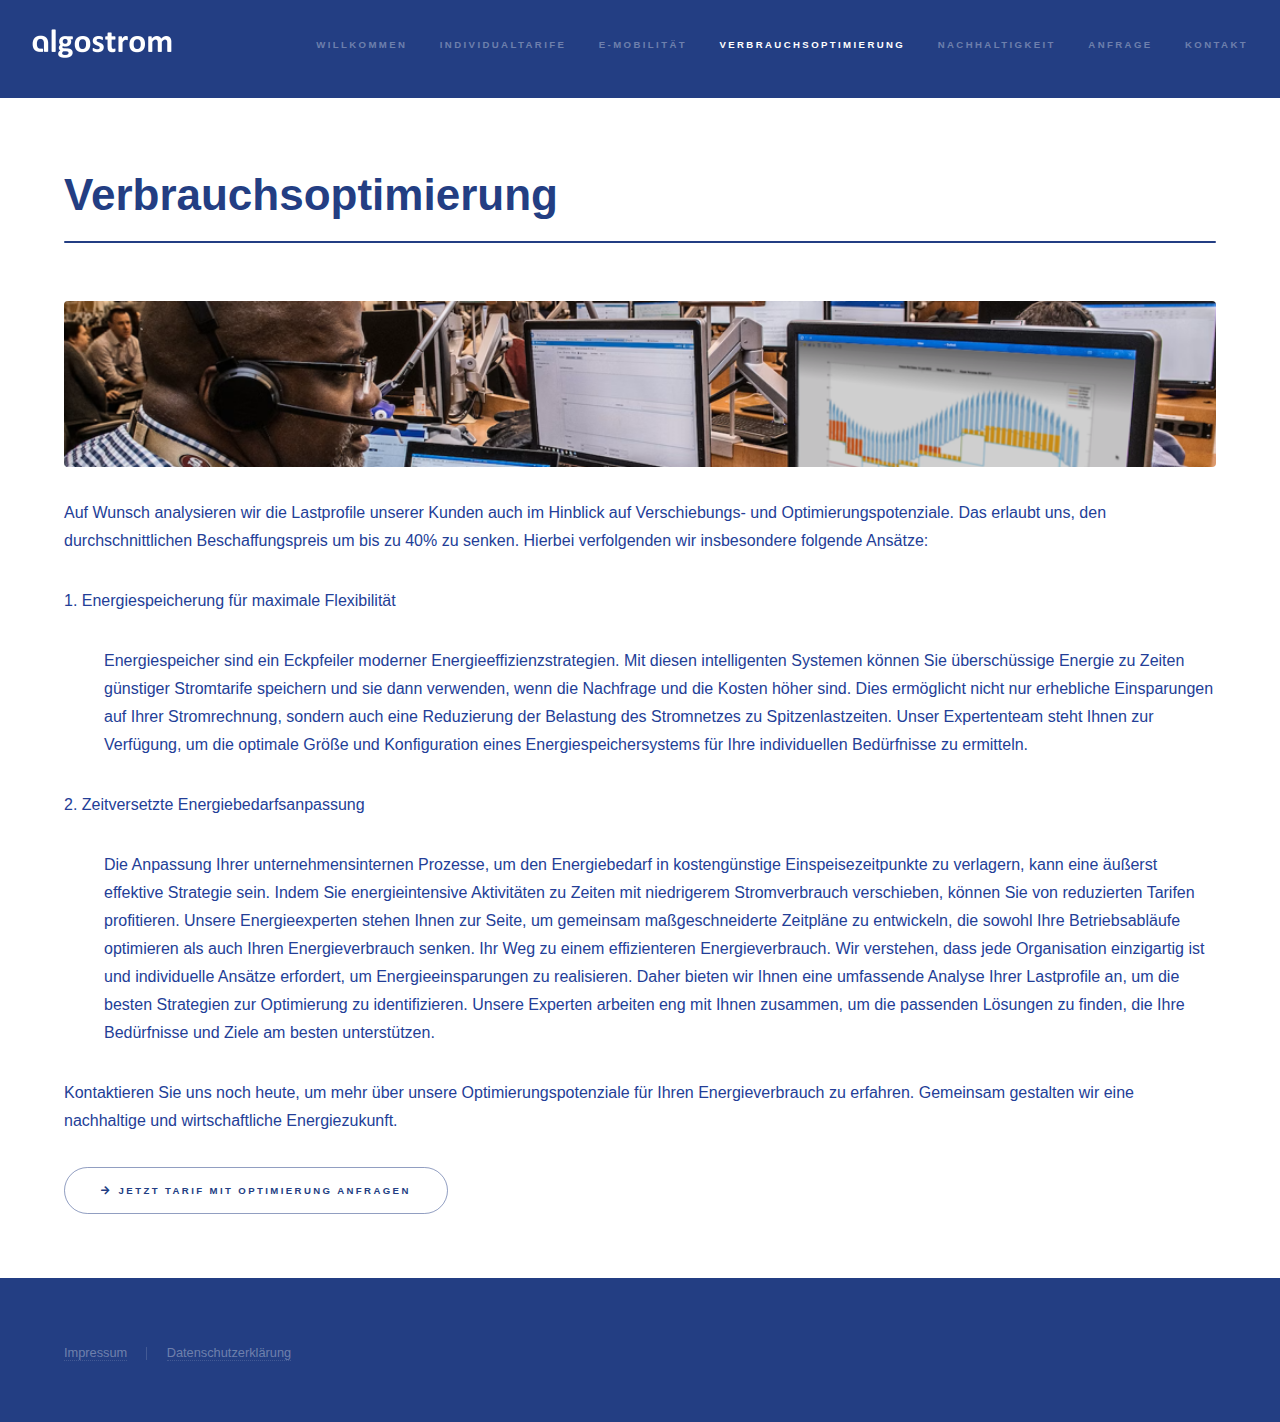
<file: optimierung.html>
<!DOCTYPE HTML>
<!--
	Hyperspace by HTML5 UP
	html5up.net | @ajlkn
	Free for personal and commercial use under the CCA 3.0 license (html5up.net/license)
-->
<html>
	<head>
		<title>Algostrom - Individualtarife</title>
		<meta charset="utf-8" />
		<meta name="viewport" content="width=device-width, initial-scale=1, user-scalable=no" />
		<link rel="icon" href="images/algostrom_icon.ico" type="image/vnd.microsoft.icon">
		<link rel="stylesheet" href="assets/css/main.css" />
		<noscript><link rel="stylesheet" href="assets/css/noscript.css" /></noscript>
	</head>
	<body class="is-preload">

		<!-- Header -->
			<header id="header">
				<a href="index.html" class="title"><img src="images/logo_transparent_small.png"></a>
				<nav>
					<ul>
						<li><a href="index.html">Willkommen</a></li>
						<li><a href="tarife.html">Individualtarife</a></li>
						<li><a href="emobility.html">E-Mobilität</a></li>
						<li><a href="optimierung.html" class="active">Verbrauchsoptimierung</a></li>
						<li><a href="nachhaltigkeit.html">Nachhaltigkeit</a></li>
						<li><a href="anfrage.html">Anfrage</a></li>
						<li><a href="kontakt.html">Kontakt</a></li>
					</ul>
				</nav>
			</header>

		<!-- Wrapper -->
			<div id="wrapper">

				<!-- Main -->
					<section id="main" class="wrapper style1">
						<div class="inner">
							<h1 class="major">Verbrauchsoptimierung</h1>
							<span class="image fit"><img src="images/section04.png" alt="" /></span><!-- Bildnachweis: Nutzer CDC (@cdc) auf Unsplash.com -->
<p>Auf Wunsch analysieren wir die Lastprofile unserer Kunden auch im Hinblick auf Verschiebungs- und Optimierungspotenziale. Das erlaubt uns, den durchschnittlichen Beschaffungspreis um bis zu 40%
zu senken. Hierbei verfolgenden wir insbesondere folgende Ansätze:</p>
<p>1. Energiespeicherung für maximale Flexibilität</p>
<p style="margin-left: 40px">Energiespeicher sind ein Eckpfeiler moderner Energieeffizienzstrategien. Mit diesen intelligenten Systemen können Sie überschüssige Energie zu Zeiten günstiger Stromtarife speichern und sie dann verwenden, wenn die Nachfrage und die Kosten höher sind. Dies ermöglicht nicht nur erhebliche Einsparungen auf Ihrer Stromrechnung, sondern auch eine Reduzierung der Belastung des Stromnetzes zu Spitzenlastzeiten. Unser Expertenteam steht Ihnen zur Verfügung, um die optimale Größe und Konfiguration eines Energiespeichersystems für Ihre individuellen Bedürfnisse zu ermitteln.</p>
<p>2. Zeitversetzte Energiebedarfsanpassung</p>
<p style="margin-left: 40px">Die Anpassung Ihrer unternehmensinternen Prozesse, um den Energiebedarf in kostengünstige Einspeisezeitpunkte zu verlagern, kann eine äußerst effektive Strategie sein. Indem Sie energieintensive Aktivitäten zu Zeiten mit niedrigerem Stromverbrauch verschieben, können Sie von reduzierten Tarifen profitieren. Unsere Energieexperten stehen Ihnen zur Seite, um gemeinsam maßgeschneiderte Zeitpläne zu entwickeln, die sowohl Ihre Betriebsabläufe optimieren als auch Ihren Energieverbrauch senken. Ihr Weg zu einem effizienteren Energieverbrauch. Wir verstehen, dass jede Organisation einzigartig ist und individuelle Ansätze erfordert, um Energieeinsparungen zu realisieren. Daher bieten wir Ihnen eine umfassende Analyse Ihrer Lastprofile an, um die besten Strategien zur Optimierung zu identifizieren. Unsere Experten arbeiten eng mit Ihnen zusammen, um die passenden Lösungen zu finden, die Ihre Bedürfnisse und Ziele am besten unterstützen.</p>
<p>Kontaktieren Sie uns noch heute, um mehr über unsere Optimierungspotenziale für Ihren Energieverbrauch zu erfahren. Gemeinsam gestalten wir eine nachhaltige und wirtschaftliche Energiezukunft.</p>
<ul class="actions">
<li><a href="anfrage.html" class="button icon solid fa-arrow-right">Jetzt Tarif mit Optimierung anfragen</a></li>
</ul>
						</div>
					</section>

			</div>

		<!-- Footer -->
			<footer id="footer" class="wrapper style1-alt">
				<div class="inner">
					<ul class="menu">
						<li><a href="impressum.html">Impressum</a></li><li><a href="privacy.html">Datenschutzerklärung</a></li>
					</ul>
				</div>
			</footer>

		<!-- Scripts -->
			<script src="assets/js/jquery.min.js"></script>
			<script src="assets/js/jquery.scrollex.min.js"></script>
			<script src="assets/js/jquery.scrolly.min.js"></script>
			<script src="assets/js/browser.min.js"></script>
			<script src="assets/js/breakpoints.min.js"></script>
			<script src="assets/js/util.js"></script>
			<script src="assets/js/main.js"></script>

	</body>
</html>
</file>
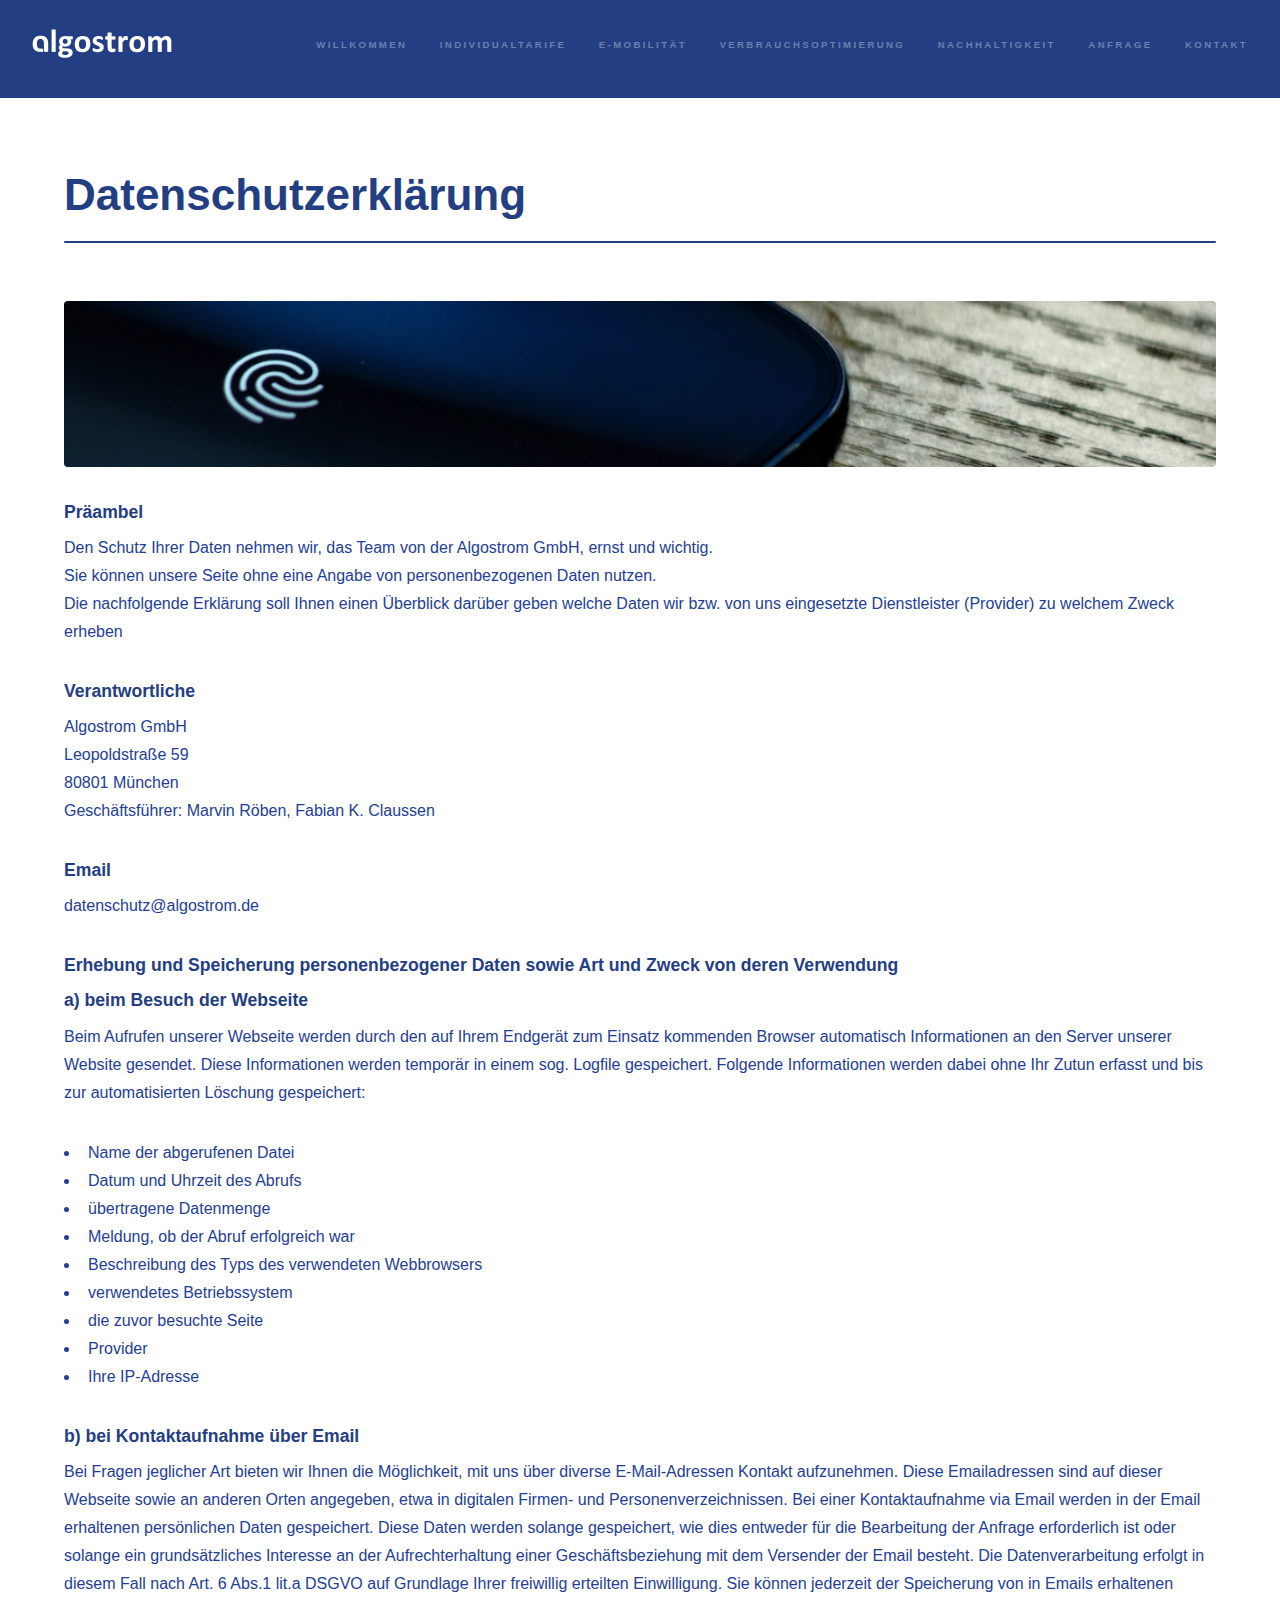
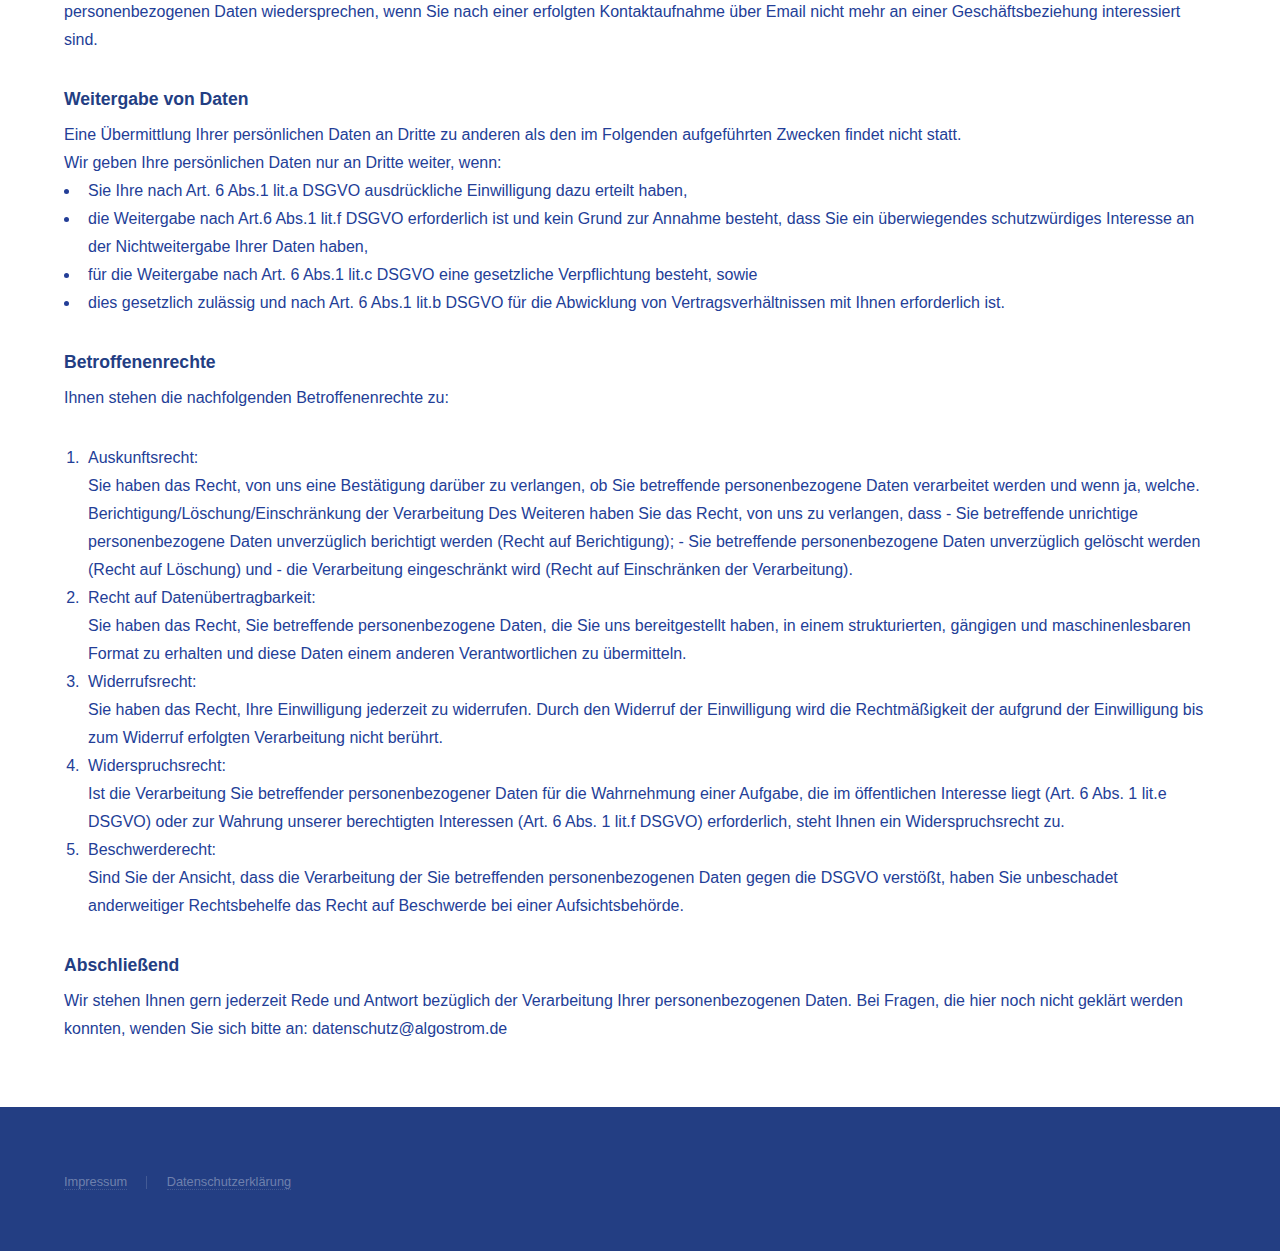
<file: privacy.html>
<!DOCTYPE HTML>
<!--
	Hyperspace by HTML5 UP
	html5up.net | @ajlkn
	Free for personal and commercial use under the CCA 3.0 license (html5up.net/license)
-->
<html>
	<head>
		<title>Algostrom - Datenschutzerklärung</title>
		<meta charset="utf-8" />
		<meta name="viewport" content="width=device-width, initial-scale=1, user-scalable=no" />
		<link rel="icon" href="images/algostrom_icon.ico" type="image/vnd.microsoft.icon">
		<link rel="stylesheet" href="assets/css/main.css" />
		<noscript><link rel="stylesheet" href="assets/css/noscript.css" /></noscript>
	</head>
	<body class="is-preload">

		<!-- Header -->
			<header id="header">
				<a href="index.html" class="title"><img src="images/logo_transparent_small.png"></a>
				<nav>
					<ul>
						<li><a href="index.html">Willkommen</a></li>
						<li><a href="tarife.html">Individualtarife</a></li>
						<li><a href="emobility.html">E-Mobilität</a></li>
						<li><a href="optimierung.html">Verbrauchsoptimierung</a></li>
						<li><a href="nachhaltigkeit.html">Nachhaltigkeit</a></li>
						<li><a href="anfrage.html">Anfrage</a></li>
						<li><a href="kontakt.html">Kontakt</a></li>
					</ul>
				</nav>
			</header>

		<!-- Wrapper -->
			<div id="wrapper">

				<!-- Main -->
					<section id="main" class="wrapper style1">
						<div class="inner">
							<h1 class="major">Datenschutzerklärung</h1>
							<span class="image fit"><img src="images/privacy_header.png" alt="" /></span><!-- Bildnachweis: User peace world (@elec5eng6sf92) auf Unsplash.com -->
<h3>Präambel</h3>
<p>Den Schutz Ihrer Daten nehmen wir, das Team von der Algostrom GmbH, ernst und wichtig.<br>
Sie können unsere Seite ohne eine Angabe von personenbezogenen Daten nutzen.<br>
Die nachfolgende Erklärung soll Ihnen einen Überblick darüber geben welche Daten wir bzw. von uns eingesetzte Dienstleister (Provider) zu welchem Zweck erheben</p>
<h3>Verantwortliche</h3>
<p>Algostrom GmbH<br>
Leopoldstraße 59<br>
80801 München<br>
Geschäftsführer: Marvin Röben, Fabian K. Claussen</p>
<h3>Email</h3>
<p><a href="mailto:datenschutz@algostrom.de">datenschutz@algostrom.de</a></p>
<h3>Erhebung und Speicherung personenbezogener Daten sowie Art und Zweck von deren Verwendung</h3>
<h3>a) beim Besuch der Webseite</h3>
<p>Beim Aufrufen unserer Webseite werden durch den auf Ihrem Endgerät zum Einsatz kommenden Browser automatisch Informationen an den Server unserer Website gesendet. Diese Informationen werden temporär in einem sog. Logfile gespeichert. Folgende Informationen werden dabei ohne Ihr Zutun erfasst und bis zur automatisierten Löschung gespeichert:
<ul>
    <li>Name der abgerufenen Datei</li>
    <li>Datum und Uhrzeit des Abrufs</li>
    <li>übertragene Datenmenge</li>
    <li>Meldung, ob der Abruf erfolgreich war</li>
    <li>Beschreibung des Typs des verwendeten Webbrowsers</li>
    <li>verwendetes Betriebssystem</li>
    <li>die zuvor besuchte Seite</li>
    <li>Provider</li>
    <li>Ihre IP-Adresse</li>
</ul>
</p>
<h3>b) bei Kontaktaufnahme über Email</h3>
<p>Bei Fragen jeglicher Art bieten wir Ihnen die Möglichkeit, mit uns über diverse E-Mail-Adressen Kontakt aufzunehmen. Diese Emailadressen sind auf dieser Webseite sowie an anderen Orten angegeben, etwa in digitalen Firmen- und Personenverzeichnissen. Bei einer Kontaktaufnahme via Email werden in der Email erhaltenen persönlichen Daten gespeichert. Diese Daten werden solange gespeichert, wie dies entweder für die Bearbeitung der Anfrage erforderlich ist oder solange ein grundsätzliches Interesse an der Aufrechterhaltung einer Geschäftsbeziehung mit dem Versender der Email besteht. Die Datenverarbeitung erfolgt in diesem Fall nach Art. 6 Abs.1 lit.a DSGVO auf Grundlage Ihrer freiwillig erteilten Einwilligung. Sie können jederzeit der Speicherung von in Emails erhaltenen personenbezogenen Daten wiedersprechen, wenn Sie nach einer erfolgten Kontaktaufnahme über Email nicht mehr an einer Geschäftsbeziehung interessiert sind.</p>
<h3>Weitergabe von Daten</h3>
Eine Übermittlung Ihrer persönlichen Daten an Dritte zu anderen als den im Folgenden aufgeführten Zwecken findet nicht statt.<br>
Wir geben Ihre persönlichen Daten nur an Dritte weiter, wenn:
<ul>
    <li>Sie Ihre nach Art. 6 Abs.1 lit.a DSGVO ausdrückliche Einwilligung dazu erteilt haben,</li>
    <li>die Weitergabe nach Art.6 Abs.1 lit.f DSGVO erforderlich ist und kein Grund zur Annahme besteht, dass Sie ein überwiegendes schutzwürdiges Interesse an der Nichtweitergabe Ihrer Daten haben,</li>
    <li>für die Weitergabe nach Art. 6 Abs.1 lit.c DSGVO eine gesetzliche Verpflichtung besteht, sowie</li>
    <li>dies gesetzlich zulässig und nach Art. 6 Abs.1 lit.b DSGVO für die Abwicklung von Vertragsverhältnissen mit Ihnen erforderlich ist.</li>
</ul>
<h3>Betroffenenrechte</h3>
<p>Ihnen stehen die nachfolgenden Betroffenenrechte zu:
<ol>
<li>Auskunftsrecht:<br>
    Sie haben das Recht, von uns eine Bestätigung darüber zu verlangen, ob Sie betreffende personenbezogene Daten verarbeitet werden und wenn ja, welche.
    Berichtigung/Löschung/Einschränkung der Verarbeitung
    Des Weiteren haben Sie das Recht, von uns zu verlangen, dass
    - Sie betreffende unrichtige personenbezogene Daten unverzüglich berichtigt werden (Recht auf Berichtigung);
    - Sie betreffende personenbezogene Daten unverzüglich gelöscht werden (Recht auf Löschung) und
    - die Verarbeitung eingeschränkt wird (Recht auf Einschränken der Verarbeitung).</li>
<li>Recht auf Datenübertragbarkeit:<br>
    Sie haben das Recht, Sie betreffende personenbezogene Daten, die Sie uns bereitgestellt haben, in einem strukturierten, gängigen und maschinenlesbaren Format zu erhalten und diese Daten einem anderen Verantwortlichen zu übermitteln.</li>
<li>Widerrufsrecht:<br>
    Sie haben das Recht, Ihre Einwilligung jederzeit zu widerrufen. Durch den Widerruf der Einwilligung wird die Rechtmäßigkeit der aufgrund der Einwilligung bis zum Widerruf erfolgten Verarbeitung nicht berührt.</li>
<li>Widerspruchsrecht:<br>
    Ist die Verarbeitung Sie betreffender personenbezogener Daten für die Wahrnehmung einer Aufgabe, die im öffentlichen Interesse liegt (Art. 6 Abs. 1 lit.e DSGVO) oder zur Wahrung unserer berechtigten Interessen (Art. 6 Abs. 1 lit.f DSGVO) erforderlich, steht Ihnen ein Widerspruchsrecht zu.</li>
<li>Beschwerderecht:<br>
    Sind Sie der Ansicht, dass die Verarbeitung der Sie betreffenden personenbezogenen Daten gegen die DSGVO verstößt, haben Sie unbeschadet anderweitiger Rechtsbehelfe das Recht auf Beschwerde bei einer Aufsichtsbehörde.</li>
</ol></p>
<h3>Abschließend</h3>
<p>Wir stehen Ihnen gern jederzeit Rede und Antwort bezüglich der Verarbeitung Ihrer personenbezogenen Daten. Bei Fragen, die hier noch nicht geklärt werden konnten, wenden Sie sich bitte an: <a href="mailto:datenschutz@algostrom.de">datenschutz@algostrom.de</a></p>
			</div>
					</section>

			</div>

		<!-- Footer -->
			<footer id="footer" class="wrapper style1-alt">
				<div class="inner">
					<ul class="menu">
						<li><a href="impressum.html">Impressum</a></li><li><a href="privacy.html">Datenschutzerklärung</a></li>
					</ul>
				</div>
			</footer>

		<!-- Scripts -->
			<script src="assets/js/jquery.min.js"></script>
			<script src="assets/js/jquery.scrollex.min.js"></script>
			<script src="assets/js/jquery.scrolly.min.js"></script>
			<script src="assets/js/browser.min.js"></script>
			<script src="assets/js/breakpoints.min.js"></script>
			<script src="assets/js/util.js"></script>
			<script src="assets/js/main.js"></script>

	</body>
</html>
</file>
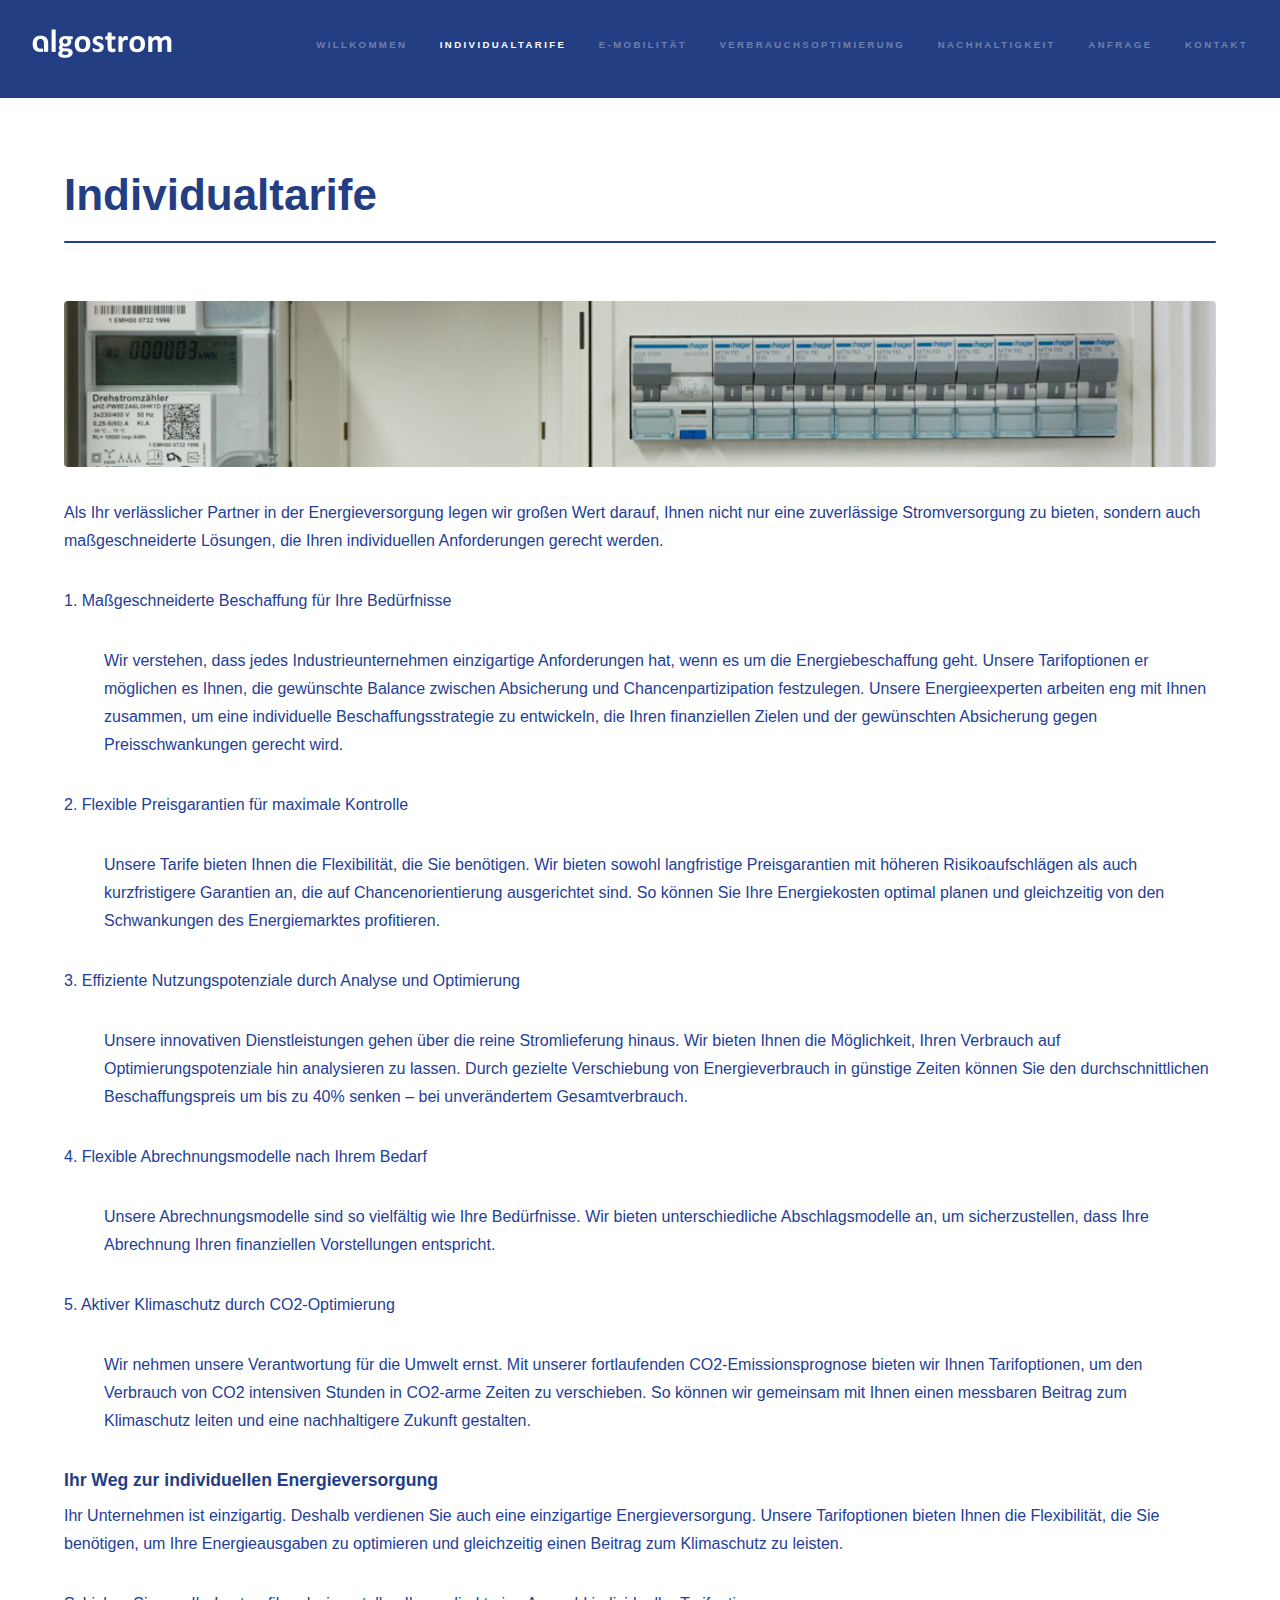
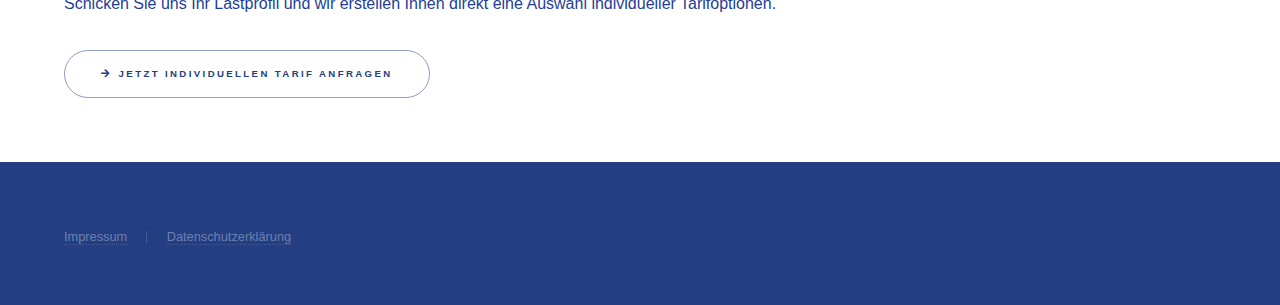
<file: tarife.html>
<!DOCTYPE HTML>
<!--
	Hyperspace by HTML5 UP
	html5up.net | @ajlkn
	Free for personal and commercial use under the CCA 3.0 license (html5up.net/license)
-->
<html>
	<head>
		<title>Algostrom - Individualtarife</title>
		<meta charset="utf-8" />
		<meta name="viewport" content="width=device-width, initial-scale=1, user-scalable=no" />
		<link rel="icon" href="images/algostrom_icon.ico" type="image/vnd.microsoft.icon">
		<link rel="stylesheet" href="assets/css/main.css" />
		<noscript><link rel="stylesheet" href="assets/css/noscript.css" /></noscript>
	</head>
	<body class="is-preload">

		<!-- Header -->
			<header id="header">
				<a href="index.html" class="title"><img src="images/logo_transparent_small.png"></a>
				<nav>
					<ul>
						<li><a href="index.html">Willkommen</a></li>
						<li><a href="tarife.html" class="active">Individualtarife</a></li>
						<li><a href="emobility.html">E-Mobilität</a></li>
						<li><a href="optimierung.html">Verbrauchsoptimierung</a></li>
						<li><a href="nachhaltigkeit.html">Nachhaltigkeit</a></li>
						<li><a href="anfrage.html">Anfrage</a></li>
						<li><a href="kontakt.html">Kontakt</a></li>
					</ul>
				</nav>
			</header>

		<!-- Wrapper -->
			<div id="wrapper">

				<!-- Main -->
					<section id="main" class="wrapper style1">
						<div class="inner">
							<h1 class="major">Individualtarife</h1>
							<span class="image fit"><img src="images/section02.png" alt="" /></span><!-- Bildnachweis: Franziska Fahrbach, auf Wikimedia Commons, Lizenz: Creative Commons Attribution-Share Alike 4.0 International license. https://creativecommons.org/licenses/by-sa/4.0/deed.en -->
<p>Als Ihr verlässlicher Partner in der Energieversorgung legen wir großen Wert darauf, Ihnen nicht nur eine zuverlässige Stromversorgung zu bieten, sondern auch maßgeschneiderte Lösungen, die Ihren individuellen Anforderungen gerecht werden.</p>
<p>1. Maßgeschneiderte Beschaffung für Ihre Bedürfnisse</p>
<p style="margin-left: 40px">Wir verstehen, dass jedes Industrieunternehmen einzigartige Anforderungen hat, wenn es um die Energiebeschaffung geht. Unsere Tarifoptionen er möglichen es Ihnen, die gewünschte Balance zwischen Absicherung und Chancenpartizipation festzulegen. Unsere Energieexperten arbeiten eng mit Ihnen zusammen, um eine individuelle Beschaffungsstrategie zu entwickeln, die Ihren finanziellen Zielen und der gewünschten Absicherung gegen Preisschwankungen gerecht wird.</p>
<p>2. Flexible Preisgarantien für maximale Kontrolle</p>
<p style="margin-left: 40px">Unsere Tarife bieten Ihnen die Flexibilität, die Sie benötigen. Wir bieten sowohl langfristige Preisgarantien mit höheren Risikoaufschlägen als auch kurzfristigere Garantien an, die auf Chancenorientierung ausgerichtet sind. So können Sie Ihre Energiekosten optimal planen und gleichzeitig von den Schwankungen des Energiemarktes profitieren.</p>
<p>3. Effiziente Nutzungspotenziale durch Analyse und Optimierung</p>
<p style="margin-left: 40px">Unsere innovativen Dienstleistungen gehen über die reine Stromlieferung hinaus. Wir bieten Ihnen die Möglichkeit, Ihren Verbrauch auf Optimierungspotenziale hin analysieren zu lassen. Durch gezielte Verschiebung von Energieverbrauch in günstige Zeiten können Sie den durchschnittlichen Beschaffungspreis um bis zu 40% senken – bei unverändertem Gesamtverbrauch.</p>
<p>4. Flexible Abrechnungsmodelle nach Ihrem Bedarf</p>
<p style="margin-left: 40px">Unsere Abrechnungsmodelle sind so vielfältig wie Ihre Bedürfnisse. Wir bieten unterschiedliche Abschlagsmodelle an, um sicherzustellen, dass Ihre Abrechnung Ihren finanziellen Vorstellungen entspricht.</p>
<p>5. Aktiver Klimaschutz durch CO2-Optimierung</p>
<p style="margin-left: 40px">Wir nehmen unsere Verantwortung für die Umwelt ernst. Mit unserer fortlaufenden CO2-Emissionsprognose bieten wir Ihnen Tarifoptionen, um den Verbrauch von CO2 intensiven Stunden in CO2-arme Zeiten zu verschieben. So können wir gemeinsam mit Ihnen einen messbaren Beitrag zum Klimaschutz leiten und eine nachhaltigere Zukunft gestalten.</p>
<h3>Ihr Weg zur individuellen Energieversorgung</h3>
<p>Ihr Unternehmen ist einzigartig. Deshalb verdienen Sie auch eine einzigartige Energieversorgung. Unsere Tarifoptionen bieten Ihnen die Flexibilität, die Sie benötigen, um Ihre Energieausgaben zu optimieren und gleichzeitig einen Beitrag zum Klimaschutz zu leisten.</p>
<p>Schicken Sie uns Ihr Lastprofil und wir erstellen Ihnen direkt eine Auswahl individueller Tarifoptionen.</p>
<ul class="actions">
										<li><a href="anfrage.html" class="button icon solid fa-arrow-right">Jetzt individuellen Tarif anfragen</a></li>
									</ul>
						</div>
					</section>

			</div>

		<!-- Footer -->
			<footer id="footer" class="wrapper style1-alt">
				<div class="inner">
					<ul class="menu">
						<li><a href="impressum.html">Impressum</a></li><li><a href="privacy.html">Datenschutzerklärung</a></li>
					</ul>
				</div>
			</footer>

		<!-- Scripts -->
			<script src="assets/js/jquery.min.js"></script>
			<script src="assets/js/jquery.scrollex.min.js"></script>
			<script src="assets/js/jquery.scrolly.min.js"></script>
			<script src="assets/js/browser.min.js"></script>
			<script src="assets/js/breakpoints.min.js"></script>
			<script src="assets/js/util.js"></script>
			<script src="assets/js/main.js"></script>

	</body>
</html>
</file>
<file: assets/css/noscript.css>
/*
	Hyperspace by HTML5 UP
	html5up.net | @ajlkn
	Free for personal and commercial use under the CCA 3.0 license (html5up.net/license)
*/

/* Spotlights */

	.spotlights > section > .image:before {
		opacity: 0 !important;
	}

	.spotlights > section > .content > .inner {
		-moz-transform: none !important;
		-webkit-transform: none !important;
		-ms-transform: none !important;
		transform: none !important;
		opacity: 1 !important;
	}

/* Wrapper */

	.wrapper > .inner {
		opacity: 1 !important;
		-moz-transform: none !important;
		-webkit-transform: none !important;
		-ms-transform: none !important;
		transform: none !important;
	}

/* Sidebar */

	#sidebar > .inner {
		opacity: 1 !important;
	}

	#sidebar nav > ul > li {
		-moz-transform: none !important;
		-webkit-transform: none !important;
		-ms-transform: none !important;
		transform: none !important;
		opacity: 1 !important;
	}
</file>
<file: assets/css/main.css>
@import url(fontawesome-all.min.css);

/*
	Hyperspace by HTML5 UP
	html5up.net | @ajlkn
	Free for personal and commercial use under the CCA 3.0 license (html5up.net/license)
*/

html, body, div, span, applet, object,
iframe, h1, h2, h3, h4, h5, h6, p, blockquote,
pre, a, abbr, acronym, address, big, cite,
code, del, dfn, em, img, ins, kbd, q, s, samp,
small, strike, strong, sub, sup, tt, var, b,
u, i, center, dl, dt, dd, ol, ul, li, fieldset,
form, label, legend, table, caption, tbody,
tfoot, thead, tr, th, td, article, aside,
canvas, details, embed, figure, figcaption,
footer, header, hgroup, menu, nav, output, ruby,
section, summary, time, mark, audio, video {
	margin: 0;
	padding: 0;
	border: 0;
	font-size: 100%;
	font: inherit;
	vertical-align: baseline;}

article, aside, details, figcaption, figure,
footer, header, hgroup, menu, nav, section {
	display: block;}

body {
	line-height: 1;
}

ol, ul {
	list-style: none;
}

blockquote, q {
	quotes: none;
}

	blockquote:before, blockquote:after, q:before, q:after {
		content: '';
		content: none;
	}

table {
	border-collapse: collapse;
	border-spacing: 0;
}

body {
	-webkit-text-size-adjust: none;
}

mark {
	background-color: transparent;
	color: inherit;
}

input::-moz-focus-inner {
	border: 0;
	padding: 0;
}

input, select, textarea {
	-moz-appearance: none;
	-webkit-appearance: none;
	-ms-appearance: none;
	appearance: none;
}

/* Basic */

	@-ms-viewport {
		width: device-width;
	}

	body {
		-ms-overflow-style: scrollbar;
	}

	@media screen and (max-width: 480px) {

		html, body {
			min-width: 320px;
		}

	}

	html {
		box-sizing: border-box;
	}

	*, *:before, *:after {
		box-sizing: inherit;
	}

	body {
		background: #233E83;
	}

		body.is-preload *, body.is-preload *:before, body.is-preload *:after {
			-moz-animation: none !important;
			-webkit-animation: none !important;
			-ms-animation: none !important;
			animation: none !important;
			-moz-transition: none !important;
			-webkit-transition: none !important;
			-ms-transition: none !important;
			transition: none !important;
		}

/* Type */

	body, input, select, textarea {
		color: rgba(35, 62, 151, 1); /* was rgba(255, 255, 255, 0.55); */ 
		font-family: Arial, Helvetica, sans-serif;
		font-size: 16.5pt;
		font-weight: normal;
		line-height: 1.75;
	}

		@media screen and (max-width: 1680px) {

			body, input, select, textarea {
				font-size: 13pt;
			}

		}

		@media screen and (max-width: 1280px) {

			body, input, select, textarea {
				font-size: 12pt;
			}

		}

		@media screen and (max-width: 360px) {

			body, input, select, textarea {
				font-size: 11pt;
			}

		}

	a {
		-moz-transition: color 0.2s ease, border-bottom-color 0.2s ease;
		-webkit-transition: color 0.2s ease, border-bottom-color 0.2s ease;
		-ms-transition: color 0.2s ease, border-bottom-color 0.2s ease;
		transition: color 0.2s ease, border-bottom-color 0.2s ease;
		border-bottom: dotted 1px rgba(255, 255, 255, 0.35);
		color: inherit;
		text-decoration: none;
	}

		a:hover {
			border-bottom-color: transparent;
			color: #aaaaaa; /* was #ffffff */
		}

	strong, b {
		color: #233e83; /* was ffffff */
		font-weight: bold;
	}

	em, i {
		font-style: italic;
	}

	p {
		margin: 0 0 2em 0;
	}

	h1, h2, h3, h4, h5, h6 {
		color: #233e83; /* was ffffff */
		font-weight: bold;
		line-height: 1.5;
		margin: 0 0 0.5em 0;
	}

		h1 a, h2 a, h3 a, h4 a, h5 a, h6 a {
			color: inherit;
			text-decoration: none;
		}

	h1 {
		font-size: 2.75em;
	}

		h1.major {
			margin: 0 0 1.3em 0;
			position: relative;
			padding-bottom: 0.35em;
		}

			h1.major:after {
				background-image: -moz-linear-gradient(to right, #233e83, #233e83); /* was #5e42a6, #b74e91 -- alt:  #233e83, #f7942c */
				background-image: -webkit-linear-gradient(to right, #233e83, #233e83); /* was #5e42a6, #b74e91 */
				background-image: -ms-linear-gradient(to right, #233e83, #233e83); /* was #5e42a6, #b74e91 */
				background-image: linear-gradient(to right, #233e83, #233e83); /* was #5e42a6, #b74e91 */
				-moz-transition: max-width 0.2s ease;
				-webkit-transition: max-width 0.2s ease;
				-ms-transition: max-width 0.2s ease;
				transition: max-width 0.2s ease;
				border-radius: 0.2em;
				bottom: 0;
				content: '';
				height: 0.05em;
				position: absolute;
				right: 0;
				width: 100%;
			}

	h2 {
		font-size: 1.75em;
	}

	h3 {
		font-size: 1.1em;
	}

	h4 {
		font-size: 1em;
	}

	h5 {
		font-size: 0.8em;
	}

	h6 {
		font-size: 0.6em;
	}

	@media screen and (max-width: 736px) {

		h1 {
			font-size: 2em;
		}

		h2 {
			font-size: 1.25em;
		}

		h3 {
			font-size: 1em;
		}

		h4 {
			font-size: 0.8em;
		}

		h5 {
			font-size: 0.6em;
		}

		h6 {
			font-size: 0.6em;
		}

	}

	sub {
		font-size: 0.8em;
		position: relative;
		top: 0.5em;
	}

	sup {
		font-size: 0.8em;
		position: relative;
		top: -0.5em;
	}

	blockquote {
		border-left: solid 4px rgba(255, 255, 255, 0.15);
		font-style: italic;
		margin: 0 0 2em 0;
		padding: 0.5em 0 0.5em 2em;
	}

	code {
		background: rgba(255, 255, 255, 0.05);
		border-radius: 0.25em;
		border: solid 1px rgba(255, 255, 255, 0.15);
		font-family: "Courier New", monospace;
		font-size: 0.9em;
		margin: 0 0.25em;
		padding: 0.25em 0.65em;
	}

	pre {
		-webkit-overflow-scrolling: touch;
		font-family: "Courier New", monospace;
		font-size: 0.9em;
		margin: 0 0 2em 0;
	}

		pre code {
			display: block;
			line-height: 1.75em;
			padding: 1em 1.5em;
			overflow-x: auto;
		}

	hr {
		border: 0;
		border-bottom: solid 1px rgba(255, 255, 255, 0.15);
		margin: 2em 0;
	}

		hr.major {
			margin: 3em 0;
		}

	.align-left {
		text-align: left;
	}

	.align-center {
		text-align: center;
	}

	.align-right {
		text-align: right;
	}

/* Row */

	.row {
		display: flex;
		flex-wrap: wrap;
		box-sizing: border-box;
		align-items: stretch;
	}

		.row > * {
			box-sizing: border-box;
		}

		.row.gtr-uniform > * > :last-child {
			margin-bottom: 0;
		}

		.row.aln-left {
			justify-content: flex-start;
		}

		.row.aln-center {
			justify-content: center;
		}

		.row.aln-right {
			justify-content: flex-end;
		}

		.row.aln-top {
			align-items: flex-start;
		}

		.row.aln-middle {
			align-items: center;
		}

		.row.aln-bottom {
			align-items: flex-end;
		}

		.row > .imp {
			order: -1;
		}

		.row > .col-1 {
			width: 8.33333%;
		}

		.row > .off-1 {
			margin-left: 8.33333%;
		}

		.row > .col-2 {
			width: 16.66667%;
		}

		.row > .off-2 {
			margin-left: 16.66667%;
		}

		.row > .col-3 {
			width: 25%;
		}

		.row > .off-3 {
			margin-left: 25%;
		}

		.row > .col-4 {
			width: 33.33333%;
		}

		.row > .off-4 {
			margin-left: 33.33333%;
		}

		.row > .col-5 {
			width: 41.66667%;
		}

		.row > .off-5 {
			margin-left: 41.66667%;
		}

		.row > .col-6 {
			width: 50%;
		}

		.row > .off-6 {
			margin-left: 50%;
		}

		.row > .col-7 {
			width: 58.33333%;
		}

		.row > .off-7 {
			margin-left: 58.33333%;
		}

		.row > .col-8 {
			width: 66.66667%;
		}

		.row > .off-8 {
			margin-left: 66.66667%;
		}

		.row > .col-9 {
			width: 75%;
		}

		.row > .off-9 {
			margin-left: 75%;
		}

		.row > .col-10 {
			width: 83.33333%;
		}

		.row > .off-10 {
			margin-left: 83.33333%;
		}

		.row > .col-11 {
			width: 91.66667%;
		}

		.row > .off-11 {
			margin-left: 91.66667%;
		}

		.row > .col-12 {
			width: 100%;
		}

		.row > .off-12 {
			margin-left: 100%;
		}

		.row.gtr-0 {
			margin-top: 0;
			margin-left: 0em;
		}

			.row.gtr-0 > * {
				padding: 0 0 0 0em;
			}

			.row.gtr-0.gtr-uniform {
				margin-top: 0em;
			}

				.row.gtr-0.gtr-uniform > * {
					padding-top: 0em;
				}

		.row.gtr-25 {
			margin-top: 0;
			margin-left: -0.375em;
		}

			.row.gtr-25 > * {
				padding: 0 0 0 0.375em;
			}

			.row.gtr-25.gtr-uniform {
				margin-top: -0.375em;
			}

				.row.gtr-25.gtr-uniform > * {
					padding-top: 0.375em;
				}

		.row.gtr-50 {
			margin-top: 0;
			margin-left: -0.75em;
		}

			.row.gtr-50 > * {
				padding: 0 0 0 0.75em;
			}

			.row.gtr-50.gtr-uniform {
				margin-top: -0.75em;
			}

				.row.gtr-50.gtr-uniform > * {
					padding-top: 0.75em;
				}

		.row {
			margin-top: 0;
			margin-left: -1.5em;
		}

			.row > * {
				padding: 0 0 0 1.5em;
			}

			.row.gtr-uniform {
				margin-top: -1.5em;
			}

				.row.gtr-uniform > * {
					padding-top: 1.5em;
				}

		.row.gtr-150 {
			margin-top: 0;
			margin-left: -2.25em;
		}

			.row.gtr-150 > * {
				padding: 0 0 0 2.25em;
			}

			.row.gtr-150.gtr-uniform {
				margin-top: -2.25em;
			}

				.row.gtr-150.gtr-uniform > * {
					padding-top: 2.25em;
				}

		.row.gtr-200 {
			margin-top: 0;
			margin-left: -3em;
		}

			.row.gtr-200 > * {
				padding: 0 0 0 3em;
			}

			.row.gtr-200.gtr-uniform {
				margin-top: -3em;
			}

				.row.gtr-200.gtr-uniform > * {
					padding-top: 3em;
				}

		@media screen and (max-width: 1680px) {

			.row {
				display: flex;
				flex-wrap: wrap;
				box-sizing: border-box;
				align-items: stretch;
			}

				.row > * {
					box-sizing: border-box;
				}

				.row.gtr-uniform > * > :last-child {
					margin-bottom: 0;
				}

				.row.aln-left {
					justify-content: flex-start;
				}

				.row.aln-center {
					justify-content: center;
				}

				.row.aln-right {
					justify-content: flex-end;
				}

				.row.aln-top {
					align-items: flex-start;
				}

				.row.aln-middle {
					align-items: center;
				}

				.row.aln-bottom {
					align-items: flex-end;
				}

				.row > .imp-xlarge {
					order: -1;
				}

				.row > .col-1-xlarge {
					width: 8.33333%;
				}

				.row > .off-1-xlarge {
					margin-left: 8.33333%;
				}

				.row > .col-2-xlarge {
					width: 16.66667%;
				}

				.row > .off-2-xlarge {
					margin-left: 16.66667%;
				}

				.row > .col-3-xlarge {
					width: 25%;
				}

				.row > .off-3-xlarge {
					margin-left: 25%;
				}

				.row > .col-4-xlarge {
					width: 33.33333%;
				}

				.row > .off-4-xlarge {
					margin-left: 33.33333%;
				}

				.row > .col-5-xlarge {
					width: 41.66667%;
				}

				.row > .off-5-xlarge {
					margin-left: 41.66667%;
				}

				.row > .col-6-xlarge {
					width: 50%;
				}

				.row > .off-6-xlarge {
					margin-left: 50%;
				}

				.row > .col-7-xlarge {
					width: 58.33333%;
				}

				.row > .off-7-xlarge {
					margin-left: 58.33333%;
				}

				.row > .col-8-xlarge {
					width: 66.66667%;
				}

				.row > .off-8-xlarge {
					margin-left: 66.66667%;
				}

				.row > .col-9-xlarge {
					width: 75%;
				}

				.row > .off-9-xlarge {
					margin-left: 75%;
				}

				.row > .col-10-xlarge {
					width: 83.33333%;
				}

				.row > .off-10-xlarge {
					margin-left: 83.33333%;
				}

				.row > .col-11-xlarge {
					width: 91.66667%;
				}

				.row > .off-11-xlarge {
					margin-left: 91.66667%;
				}

				.row > .col-12-xlarge {
					width: 100%;
				}

				.row > .off-12-xlarge {
					margin-left: 100%;
				}

				.row.gtr-0 {
					margin-top: 0;
					margin-left: 0em;
				}

					.row.gtr-0 > * {
						padding: 0 0 0 0em;
					}

					.row.gtr-0.gtr-uniform {
						margin-top: 0em;
					}

						.row.gtr-0.gtr-uniform > * {
							padding-top: 0em;
						}

				.row.gtr-25 {
					margin-top: 0;
					margin-left: -0.375em;
				}

					.row.gtr-25 > * {
						padding: 0 0 0 0.375em;
					}

					.row.gtr-25.gtr-uniform {
						margin-top: -0.375em;
					}

						.row.gtr-25.gtr-uniform > * {
							padding-top: 0.375em;
						}

				.row.gtr-50 {
					margin-top: 0;
					margin-left: -0.75em;
				}

					.row.gtr-50 > * {
						padding: 0 0 0 0.75em;
					}

					.row.gtr-50.gtr-uniform {
						margin-top: -0.75em;
					}

						.row.gtr-50.gtr-uniform > * {
							padding-top: 0.75em;
						}

				.row {
					margin-top: 0;
					margin-left: -1.5em;
				}

					.row > * {
						padding: 0 0 0 1.5em;
					}

					.row.gtr-uniform {
						margin-top: -1.5em;
					}

						.row.gtr-uniform > * {
							padding-top: 1.5em;
						}

				.row.gtr-150 {
					margin-top: 0;
					margin-left: -2.25em;
				}

					.row.gtr-150 > * {
						padding: 0 0 0 2.25em;
					}

					.row.gtr-150.gtr-uniform {
						margin-top: -2.25em;
					}

						.row.gtr-150.gtr-uniform > * {
							padding-top: 2.25em;
						}

				.row.gtr-200 {
					margin-top: 0;
					margin-left: -3em;
				}

					.row.gtr-200 > * {
						padding: 0 0 0 3em;
					}

					.row.gtr-200.gtr-uniform {
						margin-top: -3em;
					}

						.row.gtr-200.gtr-uniform > * {
							padding-top: 3em;
						}

		}

		@media screen and (max-width: 1280px) {

			.row {
				display: flex;
				flex-wrap: wrap;
				box-sizing: border-box;
				align-items: stretch;
			}

				.row > * {
					box-sizing: border-box;
				}

				.row.gtr-uniform > * > :last-child {
					margin-bottom: 0;
				}

				.row.aln-left {
					justify-content: flex-start;
				}

				.row.aln-center {
					justify-content: center;
				}

				.row.aln-right {
					justify-content: flex-end;
				}

				.row.aln-top {
					align-items: flex-start;
				}

				.row.aln-middle {
					align-items: center;
				}

				.row.aln-bottom {
					align-items: flex-end;
				}

				.row > .imp-large {
					order: -1;
				}

				.row > .col-1-large {
					width: 8.33333%;
				}

				.row > .off-1-large {
					margin-left: 8.33333%;
				}

				.row > .col-2-large {
					width: 16.66667%;
				}

				.row > .off-2-large {
					margin-left: 16.66667%;
				}

				.row > .col-3-large {
					width: 25%;
				}

				.row > .off-3-large {
					margin-left: 25%;
				}

				.row > .col-4-large {
					width: 33.33333%;
				}

				.row > .off-4-large {
					margin-left: 33.33333%;
				}

				.row > .col-5-large {
					width: 41.66667%;
				}

				.row > .off-5-large {
					margin-left: 41.66667%;
				}

				.row > .col-6-large {
					width: 50%;
				}

				.row > .off-6-large {
					margin-left: 50%;
				}

				.row > .col-7-large {
					width: 58.33333%;
				}

				.row > .off-7-large {
					margin-left: 58.33333%;
				}

				.row > .col-8-large {
					width: 66.66667%;
				}

				.row > .off-8-large {
					margin-left: 66.66667%;
				}

				.row > .col-9-large {
					width: 75%;
				}

				.row > .off-9-large {
					margin-left: 75%;
				}

				.row > .col-10-large {
					width: 83.33333%;
				}

				.row > .off-10-large {
					margin-left: 83.33333%;
				}

				.row > .col-11-large {
					width: 91.66667%;
				}

				.row > .off-11-large {
					margin-left: 91.66667%;
				}

				.row > .col-12-large {
					width: 100%;
				}

				.row > .off-12-large {
					margin-left: 100%;
				}

				.row.gtr-0 {
					margin-top: 0;
					margin-left: 0em;
				}

					.row.gtr-0 > * {
						padding: 0 0 0 0em;
					}

					.row.gtr-0.gtr-uniform {
						margin-top: 0em;
					}

						.row.gtr-0.gtr-uniform > * {
							padding-top: 0em;
						}

				.row.gtr-25 {
					margin-top: 0;
					margin-left: -0.375em;
				}

					.row.gtr-25 > * {
						padding: 0 0 0 0.375em;
					}

					.row.gtr-25.gtr-uniform {
						margin-top: -0.375em;
					}

						.row.gtr-25.gtr-uniform > * {
							padding-top: 0.375em;
						}

				.row.gtr-50 {
					margin-top: 0;
					margin-left: -0.75em;
				}

					.row.gtr-50 > * {
						padding: 0 0 0 0.75em;
					}

					.row.gtr-50.gtr-uniform {
						margin-top: -0.75em;
					}

						.row.gtr-50.gtr-uniform > * {
							padding-top: 0.75em;
						}

				.row {
					margin-top: 0;
					margin-left: -1.5em;
				}

					.row > * {
						padding: 0 0 0 1.5em;
					}

					.row.gtr-uniform {
						margin-top: -1.5em;
					}

						.row.gtr-uniform > * {
							padding-top: 1.5em;
						}

				.row.gtr-150 {
					margin-top: 0;
					margin-left: -2.25em;
				}

					.row.gtr-150 > * {
						padding: 0 0 0 2.25em;
					}

					.row.gtr-150.gtr-uniform {
						margin-top: -2.25em;
					}

						.row.gtr-150.gtr-uniform > * {
							padding-top: 2.25em;
						}

				.row.gtr-200 {
					margin-top: 0;
					margin-left: -3em;
				}

					.row.gtr-200 > * {
						padding: 0 0 0 3em;
					}

					.row.gtr-200.gtr-uniform {
						margin-top: -3em;
					}

						.row.gtr-200.gtr-uniform > * {
							padding-top: 3em;
						}

		}

		@media screen and (max-width: 980px) {

			.row {
				display: flex;
				flex-wrap: wrap;
				box-sizing: border-box;
				align-items: stretch;
			}

				.row > * {
					box-sizing: border-box;
				}

				.row.gtr-uniform > * > :last-child {
					margin-bottom: 0;
				}

				.row.aln-left {
					justify-content: flex-start;
				}

				.row.aln-center {
					justify-content: center;
				}

				.row.aln-right {
					justify-content: flex-end;
				}

				.row.aln-top {
					align-items: flex-start;
				}

				.row.aln-middle {
					align-items: center;
				}

				.row.aln-bottom {
					align-items: flex-end;
				}

				.row > .imp-medium {
					order: -1;
				}

				.row > .col-1-medium {
					width: 8.33333%;
				}

				.row > .off-1-medium {
					margin-left: 8.33333%;
				}

				.row > .col-2-medium {
					width: 16.66667%;
				}

				.row > .off-2-medium {
					margin-left: 16.66667%;
				}

				.row > .col-3-medium {
					width: 25%;
				}

				.row > .off-3-medium {
					margin-left: 25%;
				}

				.row > .col-4-medium {
					width: 33.33333%;
				}

				.row > .off-4-medium {
					margin-left: 33.33333%;
				}

				.row > .col-5-medium {
					width: 41.66667%;
				}

				.row > .off-5-medium {
					margin-left: 41.66667%;
				}

				.row > .col-6-medium {
					width: 50%;
				}

				.row > .off-6-medium {
					margin-left: 50%;
				}

				.row > .col-7-medium {
					width: 58.33333%;
				}

				.row > .off-7-medium {
					margin-left: 58.33333%;
				}

				.row > .col-8-medium {
					width: 66.66667%;
				}

				.row > .off-8-medium {
					margin-left: 66.66667%;
				}

				.row > .col-9-medium {
					width: 75%;
				}

				.row > .off-9-medium {
					margin-left: 75%;
				}

				.row > .col-10-medium {
					width: 83.33333%;
				}

				.row > .off-10-medium {
					margin-left: 83.33333%;
				}

				.row > .col-11-medium {
					width: 91.66667%;
				}

				.row > .off-11-medium {
					margin-left: 91.66667%;
				}

				.row > .col-12-medium {
					width: 100%;
				}

				.row > .off-12-medium {
					margin-left: 100%;
				}

				.row.gtr-0 {
					margin-top: 0;
					margin-left: 0em;
				}

					.row.gtr-0 > * {
						padding: 0 0 0 0em;
					}

					.row.gtr-0.gtr-uniform {
						margin-top: 0em;
					}

						.row.gtr-0.gtr-uniform > * {
							padding-top: 0em;
						}

				.row.gtr-25 {
					margin-top: 0;
					margin-left: -0.375em;
				}

					.row.gtr-25 > * {
						padding: 0 0 0 0.375em;
					}

					.row.gtr-25.gtr-uniform {
						margin-top: -0.375em;
					}

						.row.gtr-25.gtr-uniform > * {
							padding-top: 0.375em;
						}

				.row.gtr-50 {
					margin-top: 0;
					margin-left: -0.75em;
				}

					.row.gtr-50 > * {
						padding: 0 0 0 0.75em;
					}

					.row.gtr-50.gtr-uniform {
						margin-top: -0.75em;
					}

						.row.gtr-50.gtr-uniform > * {
							padding-top: 0.75em;
						}

				.row {
					margin-top: 0;
					margin-left: -1.5em;
				}

					.row > * {
						padding: 0 0 0 1.5em;
					}

					.row.gtr-uniform {
						margin-top: -1.5em;
					}

						.row.gtr-uniform > * {
							padding-top: 1.5em;
						}

				.row.gtr-150 {
					margin-top: 0;
					margin-left: -2.25em;
				}

					.row.gtr-150 > * {
						padding: 0 0 0 2.25em;
					}

					.row.gtr-150.gtr-uniform {
						margin-top: -2.25em;
					}

						.row.gtr-150.gtr-uniform > * {
							padding-top: 2.25em;
						}

				.row.gtr-200 {
					margin-top: 0;
					margin-left: -3em;
				}

					.row.gtr-200 > * {
						padding: 0 0 0 3em;
					}

					.row.gtr-200.gtr-uniform {
						margin-top: -3em;
					}

						.row.gtr-200.gtr-uniform > * {
							padding-top: 3em;
						}

		}

		@media screen and (max-width: 736px) {

			.row {
				display: flex;
				flex-wrap: wrap;
				box-sizing: border-box;
				align-items: stretch;
			}

				.row > * {
					box-sizing: border-box;
				}

				.row.gtr-uniform > * > :last-child {
					margin-bottom: 0;
				}

				.row.aln-left {
					justify-content: flex-start;
				}

				.row.aln-center {
					justify-content: center;
				}

				.row.aln-right {
					justify-content: flex-end;
				}

				.row.aln-top {
					align-items: flex-start;
				}

				.row.aln-middle {
					align-items: center;
				}

				.row.aln-bottom {
					align-items: flex-end;
				}

				.row > .imp-small {
					order: -1;
				}

				.row > .col-1-small {
					width: 8.33333%;
				}

				.row > .off-1-small {
					margin-left: 8.33333%;
				}

				.row > .col-2-small {
					width: 16.66667%;
				}

				.row > .off-2-small {
					margin-left: 16.66667%;
				}

				.row > .col-3-small {
					width: 25%;
				}

				.row > .off-3-small {
					margin-left: 25%;
				}

				.row > .col-4-small {
					width: 33.33333%;
				}

				.row > .off-4-small {
					margin-left: 33.33333%;
				}

				.row > .col-5-small {
					width: 41.66667%;
				}

				.row > .off-5-small {
					margin-left: 41.66667%;
				}

				.row > .col-6-small {
					width: 50%;
				}

				.row > .off-6-small {
					margin-left: 50%;
				}

				.row > .col-7-small {
					width: 58.33333%;
				}

				.row > .off-7-small {
					margin-left: 58.33333%;
				}

				.row > .col-8-small {
					width: 66.66667%;
				}

				.row > .off-8-small {
					margin-left: 66.66667%;
				}

				.row > .col-9-small {
					width: 75%;
				}

				.row > .off-9-small {
					margin-left: 75%;
				}

				.row > .col-10-small {
					width: 83.33333%;
				}

				.row > .off-10-small {
					margin-left: 83.33333%;
				}

				.row > .col-11-small {
					width: 91.66667%;
				}

				.row > .off-11-small {
					margin-left: 91.66667%;
				}

				.row > .col-12-small {
					width: 100%;
				}

				.row > .off-12-small {
					margin-left: 100%;
				}

				.row.gtr-0 {
					margin-top: 0;
					margin-left: 0em;
				}

					.row.gtr-0 > * {
						padding: 0 0 0 0em;
					}

					.row.gtr-0.gtr-uniform {
						margin-top: 0em;
					}

						.row.gtr-0.gtr-uniform > * {
							padding-top: 0em;
						}

				.row.gtr-25 {
					margin-top: 0;
					margin-left: -0.375em;
				}

					.row.gtr-25 > * {
						padding: 0 0 0 0.375em;
					}

					.row.gtr-25.gtr-uniform {
						margin-top: -0.375em;
					}

						.row.gtr-25.gtr-uniform > * {
							padding-top: 0.375em;
						}

				.row.gtr-50 {
					margin-top: 0;
					margin-left: -0.75em;
				}

					.row.gtr-50 > * {
						padding: 0 0 0 0.75em;
					}

					.row.gtr-50.gtr-uniform {
						margin-top: -0.75em;
					}

						.row.gtr-50.gtr-uniform > * {
							padding-top: 0.75em;
						}

				.row {
					margin-top: 0;
					margin-left: -1.5em;
				}

					.row > * {
						padding: 0 0 0 1.5em;
					}

					.row.gtr-uniform {
						margin-top: -1.5em;
					}

						.row.gtr-uniform > * {
							padding-top: 1.5em;
						}

				.row.gtr-150 {
					margin-top: 0;
					margin-left: -2.25em;
				}

					.row.gtr-150 > * {
						padding: 0 0 0 2.25em;
					}

					.row.gtr-150.gtr-uniform {
						margin-top: -2.25em;
					}

						.row.gtr-150.gtr-uniform > * {
							padding-top: 2.25em;
						}

				.row.gtr-200 {
					margin-top: 0;
					margin-left: -3em;
				}

					.row.gtr-200 > * {
						padding: 0 0 0 3em;
					}

					.row.gtr-200.gtr-uniform {
						margin-top: -3em;
					}

						.row.gtr-200.gtr-uniform > * {
							padding-top: 3em;
						}

		}

		@media screen and (max-width: 480px) {

			.row {
				display: flex;
				flex-wrap: wrap;
				box-sizing: border-box;
				align-items: stretch;
			}

				.row > * {
					box-sizing: border-box;
				}

				.row.gtr-uniform > * > :last-child {
					margin-bottom: 0;
				}

				.row.aln-left {
					justify-content: flex-start;
				}

				.row.aln-center {
					justify-content: center;
				}

				.row.aln-right {
					justify-content: flex-end;
				}

				.row.aln-top {
					align-items: flex-start;
				}

				.row.aln-middle {
					align-items: center;
				}

				.row.aln-bottom {
					align-items: flex-end;
				}

				.row > .imp-xsmall {
					order: -1;
				}

				.row > .col-1-xsmall {
					width: 8.33333%;
				}

				.row > .off-1-xsmall {
					margin-left: 8.33333%;
				}

				.row > .col-2-xsmall {
					width: 16.66667%;
				}

				.row > .off-2-xsmall {
					margin-left: 16.66667%;
				}

				.row > .col-3-xsmall {
					width: 25%;
				}

				.row > .off-3-xsmall {
					margin-left: 25%;
				}

				.row > .col-4-xsmall {
					width: 33.33333%;
				}

				.row > .off-4-xsmall {
					margin-left: 33.33333%;
				}

				.row > .col-5-xsmall {
					width: 41.66667%;
				}

				.row > .off-5-xsmall {
					margin-left: 41.66667%;
				}

				.row > .col-6-xsmall {
					width: 50%;
				}

				.row > .off-6-xsmall {
					margin-left: 50%;
				}

				.row > .col-7-xsmall {
					width: 58.33333%;
				}

				.row > .off-7-xsmall {
					margin-left: 58.33333%;
				}

				.row > .col-8-xsmall {
					width: 66.66667%;
				}

				.row > .off-8-xsmall {
					margin-left: 66.66667%;
				}

				.row > .col-9-xsmall {
					width: 75%;
				}

				.row > .off-9-xsmall {
					margin-left: 75%;
				}

				.row > .col-10-xsmall {
					width: 83.33333%;
				}

				.row > .off-10-xsmall {
					margin-left: 83.33333%;
				}

				.row > .col-11-xsmall {
					width: 91.66667%;
				}

				.row > .off-11-xsmall {
					margin-left: 91.66667%;
				}

				.row > .col-12-xsmall {
					width: 100%;
				}

				.row > .off-12-xsmall {
					margin-left: 100%;
				}

				.row.gtr-0 {
					margin-top: 0;
					margin-left: 0em;
				}

					.row.gtr-0 > * {
						padding: 0 0 0 0em;
					}

					.row.gtr-0.gtr-uniform {
						margin-top: 0em;
					}

						.row.gtr-0.gtr-uniform > * {
							padding-top: 0em;
						}

				.row.gtr-25 {
					margin-top: 0;
					margin-left: -0.375em;
				}

					.row.gtr-25 > * {
						padding: 0 0 0 0.375em;
					}

					.row.gtr-25.gtr-uniform {
						margin-top: -0.375em;
					}

						.row.gtr-25.gtr-uniform > * {
							padding-top: 0.375em;
						}

				.row.gtr-50 {
					margin-top: 0;
					margin-left: -0.75em;
				}

					.row.gtr-50 > * {
						padding: 0 0 0 0.75em;
					}

					.row.gtr-50.gtr-uniform {
						margin-top: -0.75em;
					}

						.row.gtr-50.gtr-uniform > * {
							padding-top: 0.75em;
						}

				.row {
					margin-top: 0;
					margin-left: -1.5em;
				}

					.row > * {
						padding: 0 0 0 1.5em;
					}

					.row.gtr-uniform {
						margin-top: -1.5em;
					}

						.row.gtr-uniform > * {
							padding-top: 1.5em;
						}

				.row.gtr-150 {
					margin-top: 0;
					margin-left: -2.25em;
				}

					.row.gtr-150 > * {
						padding: 0 0 0 2.25em;
					}

					.row.gtr-150.gtr-uniform {
						margin-top: -2.25em;
					}

						.row.gtr-150.gtr-uniform > * {
							padding-top: 2.25em;
						}

				.row.gtr-200 {
					margin-top: 0;
					margin-left: -3em;
				}

					.row.gtr-200 > * {
						padding: 0 0 0 3em;
					}

					.row.gtr-200.gtr-uniform {
						margin-top: -3em;
					}

						.row.gtr-200.gtr-uniform > * {
							padding-top: 3em;
						}

		}

/* Box */

	.box {
		border-radius: 0.25em;
		border: solid 1px rgba(255, 255, 255, 0.15);
		margin-bottom: 2em;
		padding: 1.5em;
	}

		.box > :last-child,
		.box > :last-child > :last-child,
		.box > :last-child > :last-child > :last-child {
			margin-bottom: 0;
		}

		.box.alt {
			border: 0;
			border-radius: 0;
			padding: 0;
		}

/* Button */

	input[type="submit"],
	input[type="reset"],
	input[type="button"],
	button,
	.button {
		-moz-appearance: none;
		-webkit-appearance: none;
		-ms-appearance: none;
		appearance: none;
		-moz-transition: border-color 0.2s ease;
		-webkit-transition: border-color 0.2s ease;
		-ms-transition: border-color 0.2s ease;
		transition: border-color 0.2s ease;
		background-color: transparent;
		border: solid 1px !important;
		border-color: rgba(35, 62, 131, 0.5) !important; /* was rgba(255, 255, 255, 0.15) */
		border-radius: 3em;
		color: #233e83 !important; /* was #ffffff */
		cursor: pointer;
		display: inline-block;
		font-size: 0.6em;
		font-weight: bold;
		height: calc(4.75em + 2px);
		letter-spacing: 0.25em;
		line-height: 4.75em;
		outline: 0;
		padding: 0 3.75em;
		position: relative;
		text-align: center;
		text-decoration: none;
		text-transform: uppercase;
		white-space: nowrap;
	}

		input[type="submit"]:after,
		input[type="reset"]:after,
		input[type="button"]:after,
		button:after,
		.button:after {
			-moz-transform: scale(0.25);
			-webkit-transform: scale(0.25);
			-ms-transform: scale(0.25);
			transform: scale(0.25);
			pointer-events: none;
			-moz-transition: opacity 0.2s ease, -moz-transform 0.2s ease;
			-webkit-transition: opacity 0.2s ease, -webkit-transform 0.2s ease;
			-ms-transition: opacity 0.2s ease, -ms-transform 0.2s ease;
			transition: opacity 0.2s ease, transform 0.2s ease;
			background: #000000; /* was #ffffff */
			border-radius: 3em;
			content: '';
			height: 100%;
			left: 0;
			opacity: 0;
			position: absolute;
			top: 0;
			width: 100%;
		}

		input[type="submit"].icon:before,
		input[type="reset"].icon:before,
		input[type="button"].icon:before,
		button.icon:before,
		.button.icon:before {
			margin-right: 0.75em;
		}

		input[type="submit"].fit,
		input[type="reset"].fit,
		input[type="button"].fit,
		button.fit,
		.button.fit {
			width: 100%;
		}

		input[type="submit"].small,
		input[type="reset"].small,
		input[type="button"].small,
		button.small,
		.button.small {
			font-size: 0.4em;
		}

		input[type="submit"].large,
		input[type="reset"].large,
		input[type="button"].large,
		button.large,
		.button.large {
			font-size: 0.8em;
		}

		input[type="submit"].primary,
		input[type="reset"].primary,
		input[type="button"].primary,
		button.primary,
		.button.primary {
			background-color: #ffffff;
			color: #233E83 !important;
		}

			input[type="submit"].primary:after,
			input[type="reset"].primary:after,
			input[type="button"].primary:after,
			button.primary:after,
			.button.primary:after {
				display: none;
			}

		input[type="submit"].disabled, input[type="submit"]:disabled,
		input[type="reset"].disabled,
		input[type="reset"]:disabled,
		input[type="button"].disabled,
		input[type="button"]:disabled,
		button.disabled,
		button:disabled,
		.button.disabled,
		.button:disabled {
			cursor: default;
			opacity: 0.5;
			pointer-events: none;
		}

		input[type="submit"]:hover,
		input[type="reset"]:hover,
		input[type="button"]:hover,
		button:hover,
		.button:hover {
			border-color: rgba(255, 255, 255, 0.55) !important;
		}

			input[type="submit"]:hover:after,
			input[type="reset"]:hover:after,
			input[type="button"]:hover:after,
			button:hover:after,
			.button:hover:after {
				opacity: 0.05;
				-moz-transform: scale(1);
				-webkit-transform: scale(1);
				-ms-transform: scale(1);
				transform: scale(1);
			}

			input[type="submit"]:hover:active,
			input[type="reset"]:hover:active,
			input[type="button"]:hover:active,
			button:hover:active,
			.button:hover:active {
				border-color: #ffffff !important;
			}

				input[type="submit"]:hover:active:after,
				input[type="reset"]:hover:active:after,
				input[type="button"]:hover:active:after,
				button:hover:active:after,
				.button:hover:active:after {
					opacity: 0.1;
				}

/* Features */

	.features {
		display: -moz-flex;
		display: -webkit-flex;
		display: -ms-flex;
		display: flex;
		-moz-flex-wrap: wrap;
		-webkit-flex-wrap: wrap;
		-ms-flex-wrap: wrap;
		flex-wrap: wrap;
		border-radius: 0.25em;
		border: solid 1px rgba(35, 62, 151, 0.15); /* was 255, 255, 255, 0.15 */ 
		background: rgba(0, 0, 0, 0.01); /* was 255, 255, 255, 0.05 */
		margin: 0 0 2em 0;
	}

		.features section {
			padding: 3.5em 3em 1em 7em ;
			width: 50%;
			border-top: solid 1px rgba(35, 62, 151, 0.15); /* was 255, 255, 255, 0.15 */ 
			position: relative;
		}

			.features section:nth-child(-n + 2) {
				border-top-width: 0;
			}

			.features section:nth-child(2n) {
				border-left: solid 1px rgba(35, 62, 151, 0.15); /* was 255, 255, 255, 0.15 */ 
			}

			.features section .icon {
				-moz-transition: opacity 0.5s ease, -moz-transform 0.5s ease;
				-webkit-transition: opacity 0.5s ease, -webkit-transform 0.5s ease;
				-ms-transition: opacity 0.5s ease, -ms-transform 0.5s ease;
				transition: opacity 0.5s ease, transform 0.5s ease;
				-moz-transition-delay: 1s;
				-webkit-transition-delay: 1s;
				-ms-transition-delay: 1s;
				transition-delay: 1s;
				-moz-transform: scale(1);
				-webkit-transform: scale(1);
				-ms-transform: scale(1);
				transform: scale(1);
				position: absolute;
				left: 3em;
				top: 3em;
				opacity: 1;
			}

			.features section:nth-child(1) .icon {
				-moz-transition-delay: 0.15s;
				-webkit-transition-delay: 0.15s;
				-ms-transition-delay: 0.15s;
				transition-delay: 0.15s;
			}

			.features section:nth-child(2) .icon {
				-moz-transition-delay: 0.3s;
				-webkit-transition-delay: 0.3s;
				-ms-transition-delay: 0.3s;
				transition-delay: 0.3s;
			}

			.features section:nth-child(3) .icon {
				-moz-transition-delay: 0.45s;
				-webkit-transition-delay: 0.45s;
				-ms-transition-delay: 0.45s;
				transition-delay: 0.45s;
			}

			.features section:nth-child(4) .icon {
				-moz-transition-delay: 0.6s;
				-webkit-transition-delay: 0.6s;
				-ms-transition-delay: 0.6s;
				transition-delay: 0.6s;
			}

			.features section:nth-child(5) .icon {
				-moz-transition-delay: 0.75s;
				-webkit-transition-delay: 0.75s;
				-ms-transition-delay: 0.75s;
				transition-delay: 0.75s;
			}

			.features section:nth-child(6) .icon {
				-moz-transition-delay: 0.9s;
				-webkit-transition-delay: 0.9s;
				-ms-transition-delay: 0.9s;
				transition-delay: 0.9s;
			}

			.features section:nth-child(7) .icon {
				-moz-transition-delay: 1.05s;
				-webkit-transition-delay: 1.05s;
				-ms-transition-delay: 1.05s;
				transition-delay: 1.05s;
			}

			.features section:nth-child(8) .icon {
				-moz-transition-delay: 1.2s;
				-webkit-transition-delay: 1.2s;
				-ms-transition-delay: 1.2s;
				transition-delay: 1.2s;
			}

			.features section:nth-child(9) .icon {
				-moz-transition-delay: 1.35s;
				-webkit-transition-delay: 1.35s;
				-ms-transition-delay: 1.35s;
				transition-delay: 1.35s;
			}

			.features section:nth-child(10) .icon {
				-moz-transition-delay: 1.5s;
				-webkit-transition-delay: 1.5s;
				-ms-transition-delay: 1.5s;
				transition-delay: 1.5s;
			}

			.features section:nth-child(11) .icon {
				-moz-transition-delay: 1.65s;
				-webkit-transition-delay: 1.65s;
				-ms-transition-delay: 1.65s;
				transition-delay: 1.65s;
			}

			.features section:nth-child(12) .icon {
				-moz-transition-delay: 1.8s;
				-webkit-transition-delay: 1.8s;
				-ms-transition-delay: 1.8s;
				transition-delay: 1.8s;
			}

			.features section:nth-child(13) .icon {
				-moz-transition-delay: 1.95s;
				-webkit-transition-delay: 1.95s;
				-ms-transition-delay: 1.95s;
				transition-delay: 1.95s;
			}

			.features section:nth-child(14) .icon {
				-moz-transition-delay: 2.1s;
				-webkit-transition-delay: 2.1s;
				-ms-transition-delay: 2.1s;
				transition-delay: 2.1s;
			}

			.features section:nth-child(15) .icon {
				-moz-transition-delay: 2.25s;
				-webkit-transition-delay: 2.25s;
				-ms-transition-delay: 2.25s;
				transition-delay: 2.25s;
			}

			.features section:nth-child(16) .icon {
				-moz-transition-delay: 2.4s;
				-webkit-transition-delay: 2.4s;
				-ms-transition-delay: 2.4s;
				transition-delay: 2.4s;
			}

			.features section:nth-child(17) .icon {
				-moz-transition-delay: 2.55s;
				-webkit-transition-delay: 2.55s;
				-ms-transition-delay: 2.55s;
				transition-delay: 2.55s;
			}

			.features section:nth-child(18) .icon {
				-moz-transition-delay: 2.7s;
				-webkit-transition-delay: 2.7s;
				-ms-transition-delay: 2.7s;
				transition-delay: 2.7s;
			}

			.features section:nth-child(19) .icon {
				-moz-transition-delay: 2.85s;
				-webkit-transition-delay: 2.85s;
				-ms-transition-delay: 2.85s;
				transition-delay: 2.85s;
			}

			.features section:nth-child(20) .icon {
				-moz-transition-delay: 3s;
				-webkit-transition-delay: 3s;
				-ms-transition-delay: 3s;
				transition-delay: 3s;
			}

		.features.inactive section .icon {
			-moz-transform: scale(0.5);
			-webkit-transform: scale(0.5);
			-ms-transform: scale(0.5);
			transform: scale(0.5);
			opacity: 0;
		}

		@media screen and (max-width: 980px) {

			.features {
				display: block;
			}

				.features section {
					border-top-width: 1px !important;
					border-left-width: 0 !important;
					width: 100%;
				}

					.features section:first-child {
						border-top-width: 0 !important;
					}

		}

		@media screen and (max-width: 736px) {

			.features section {
				padding: 2.5em 1.5em 0.1em 5.5em ;
			}

				.features section .icon {
					left: 1.5em;
					top: 2em;
				}

		}

		@media screen and (max-width: 480px) {

			.features section {
				padding: 2em 1.5em 0.1em 1.5em ;
			}

				.features section .icon {
					left: 0;
					position: relative;
					top: 0;
				}

		}

/* Form */

	form {
		margin: 0 0 2em 0;
	}

		form > :last-child {
			margin-bottom: 0;
		}

		form > .fields {
			display: -moz-flex;
			display: -webkit-flex;
			display: -ms-flex;
			display: flex;
			-moz-flex-wrap: wrap;
			-webkit-flex-wrap: wrap;
			-ms-flex-wrap: wrap;
			flex-wrap: wrap;
			width: calc(100% + 3em);
			margin: -1.5em 0 2em -1.5em;
		}

			form > .fields > .field {
				-moz-flex-grow: 0;
				-webkit-flex-grow: 0;
				-ms-flex-grow: 0;
				flex-grow: 0;
				-moz-flex-shrink: 0;
				-webkit-flex-shrink: 0;
				-ms-flex-shrink: 0;
				flex-shrink: 0;
				padding: 1.5em 0 0 1.5em;
				width: calc(100% - 1.5em);
			}

				form > .fields > .field.half {
					width: calc(50% - 0.75em);
				}

				form > .fields > .field.third {
					width: calc(100%/3 - 0.5em);
				}

				form > .fields > .field.quarter {
					width: calc(25% - 0.375em);
				}

		@media screen and (max-width: 480px) {

			form > .fields {
				width: calc(100% + 3em);
				margin: -1.5em 0 2em -1.5em;
			}

				form > .fields > .field {
					padding: 1.5em 0 0 1.5em;
					width: calc(100% - 1.5em);
				}

					form > .fields > .field.half {
						width: calc(100% - 1.5em);
					}

					form > .fields > .field.third {
						width: calc(100% - 1.5em);
					}

					form > .fields > .field.quarter {
						width: calc(100% - 1.5em);
					}

		}

	label {
		color: #ffffff;
		font-weight: bold;
		line-height: 1.5;
		margin: 0 0 0.7em 0;
		display: block;
		font-size: 1.1em;
	}

	input[type="text"],
	input[type="password"],
	input[type="email"],
	input[type="tel"],
	select,
	textarea {
		-moz-appearance: none;
		-webkit-appearance: none;
		-ms-appearance: none;
		appearance: none;
		background: rgba(255, 255, 255, 0.05);
		border-radius: 0.25em;
		border: none;
		border: solid 1px rgba(255, 255, 255, 0.15);
		color: inherit;
		display: block;
		outline: 0;
		padding: 0 1em;
		text-decoration: none;
		width: 100%;
	}

		input[type="text"]:invalid,
		input[type="password"]:invalid,
		input[type="email"]:invalid,
		input[type="tel"]:invalid,
		select:invalid,
		textarea:invalid {
			box-shadow: none;
		}

		input[type="text"]:focus,
		input[type="password"]:focus,
		input[type="email"]:focus,
		input[type="tel"]:focus,
		select:focus,
		textarea:focus {
			border-color: #ffffff;
			box-shadow: 0 0 0 1px #ffffff;
		}

	select {
		background-image: url("data:image/svg+xml;charset=utf8,%3Csvg xmlns='http://www.w3.org/2000/svg' width='40' height='40' preserveAspectRatio='none' viewBox='0 0 40 40'%3E%3Cpath d='M9.4,12.3l10.4,10.4l10.4-10.4c0.2-0.2,0.5-0.4,0.9-0.4c0.3,0,0.6,0.1,0.9,0.4l3.3,3.3c0.2,0.2,0.4,0.5,0.4,0.9 c0,0.4-0.1,0.6-0.4,0.9L20.7,31.9c-0.2,0.2-0.5,0.4-0.9,0.4c-0.3,0-0.6-0.1-0.9-0.4L4.3,17.3c-0.2-0.2-0.4-0.5-0.4-0.9 c0-0.4,0.1-0.6,0.4-0.9l3.3-3.3c0.2-0.2,0.5-0.4,0.9-0.4S9.1,12.1,9.4,12.3z' fill='rgba(255, 255, 255, 0.15)' /%3E%3C/svg%3E");
		background-size: 1.25rem;
		background-repeat: no-repeat;
		background-position: calc(100% - 1rem) center;
		height: 2.75em;
		padding-right: 2.75em;
		text-overflow: ellipsis;
	}

		select option {
			color: #ffffff;
			background: #233E83;
		}

		select:focus::-ms-value {
			background-color: transparent;
		}

		select::-ms-expand {
			display: none;
		}

	input[type="text"],
	input[type="password"],
	input[type="email"],
	select {
		height: 2.75em;
	}

	textarea {
		padding: 0.75em 1em;
	}

		body.is-ie textarea {
			min-height: 10em;
		}

	input[type="checkbox"],
	input[type="radio"] {
		-moz-appearance: none;
		-webkit-appearance: none;
		-ms-appearance: none;
		appearance: none;
		display: block;
		float: left;
		margin-right: -2em;
		opacity: 0;
		width: 1em;
		z-index: -1;
	}

		input[type="checkbox"] + label,
		input[type="radio"] + label {
			text-decoration: none;
			color: rgba(255, 255, 255, 0.55);
			cursor: pointer;
			display: inline-block;
			font-size: 1em;
			font-weight: normal;
			padding-left: 2.4em;
			padding-right: 0.75em;
			position: relative;
		}

			input[type="checkbox"] + label:before,
			input[type="radio"] + label:before {
				-moz-osx-font-smoothing: grayscale;
				-webkit-font-smoothing: antialiased;
				display: inline-block;
				font-style: normal;
				font-variant: normal;
				text-rendering: auto;
				line-height: 1;
				text-transform: none !important;
				font-family: 'Font Awesome 5 Free';
				font-weight: 900;
			}

			input[type="checkbox"] + label:before,
			input[type="radio"] + label:before {
				background: rgba(255, 255, 255, 0.05);
				border-radius: 0.25em;
				border: solid 1px rgba(255, 255, 255, 0.15);
				content: '';
				display: inline-block;
				font-size: 0.8em;
				height: 2.0625em;
				left: 0;
				line-height: 2.0625em;
				position: absolute;
				text-align: center;
				top: 0;
				width: 2.0625em;
			}

		input[type="checkbox"]:checked + label:before,
		input[type="radio"]:checked + label:before {
			background: #ffffff;
			border-color: #ffffff;
			color: #b74e91;
			content: '\f00c';
		}

		input[type="checkbox"]:focus + label:before,
		input[type="radio"]:focus + label:before {
			border-color: #ffffff;
			box-shadow: 0 0 0 1px #ffffff;
		}

	input[type="checkbox"] + label:before {
		border-radius: 0.25em;
	}

	input[type="radio"] + label:before {
		border-radius: 100%;
	}

	::-webkit-input-placeholder {
		color: rgba(255, 255, 255, 0.35) !important;
		opacity: 1.0;
	}

	:-moz-placeholder {
		color: rgba(255, 255, 255, 0.35) !important;
		opacity: 1.0;
	}

	::-moz-placeholder {
		color: rgba(255, 255, 255, 0.35) !important;
		opacity: 1.0;
	}

	:-ms-input-placeholder {
		color: rgba(255, 255, 255, 0.35) !important;
		opacity: 1.0;
	}

/* Icon */

	.icon {
		text-decoration: none;
		border-bottom: none;
		position: relative;
	}

		.icon:before {
			-moz-osx-font-smoothing: grayscale;
			-webkit-font-smoothing: antialiased;
			display: inline-block;
			font-style: normal;
			font-variant: normal;
			text-rendering: auto;
			line-height: 1;
			text-transform: none !important;
			font-family: 'Font Awesome 5 Free';
			font-weight: 400;
		}

		.icon > .label {
			display: none;
		}

		.icon:before {
			line-height: inherit;
		}

		.icon.solid:before {
			font-weight: 900;
		}

		.icon.brands:before {
			font-family: 'Font Awesome 5 Brands';
		}

		.icon.major {
			width: 2.5em;
			height: 2.5em;
			display: block;
			background: #233e83; /* was ffffff / blue: 233e83 */
			border-radius: 100%;
			color: #233E83; /* was 233E83 */
			text-align: center;
			line-height: 2.5em;
			margin: 0 0 1.3em 0;
		}

			.icon.major:before {
				font-size: 1.25em;
			}

				.wrapper.style1 .icon.major:before {
					color: #ffffff; /* was 5e42a6 */
				}

				.wrapper.style1-alt .icon.major:before {
					color: #493382;
				}

				.wrapper.style2 .icon.major:before {
					color: #5052b5;
				}

				.wrapper.style2-alt .icon.major:before {
					color: #3e4094;
				}

				.wrapper.style3 .icon.major:before {
					color: #b74e91;
				}

				.wrapper.style3-alt .icon.major:before {
					color: #953d75;
				}

/* Image */

	.image {
		border-radius: 0.25em;
		border: 0;
		display: inline-block;
		position: relative;
	}

		.image img {
			border-radius: 0.25em;
			display: block;
		}

		.image.left, .image.right {
			max-width: 40%;
		}

			.image.left img, .image.right img {
				width: 100%;
			}

		.image.left {
			float: left;
			margin: 0 1.5em 1em 0;
			top: 0.25em;
		}

		.image.right {
			float: right;
			margin: 0 0 1em 1.5em;
			top: 0.25em;
		}

		.image.fit {
			display: block;
			margin: 0 0 2em 0;
			width: 100%;
		}

			.image.fit img {
				width: 100%;
			}

		.image.main {
			display: block;
			margin: 0 0 3em 0;
			width: 100%;
		}

			.image.main img {
				width: 100%;
			}

/* List */

	ol {
		list-style: decimal;
		margin: 0 0 2em 0;
		padding-left: 1.25em;
	}

		ol li {
			padding-left: 0.25em;
		}

	ul {
		list-style: disc;
		margin: 0 0 2em 0;
		padding-left: 1em;
	}

		ul li {
			padding-left: 0.5em;
		}

		ul.alt {
			list-style: none;
			padding-left: 0;
		}

			ul.alt li {
				border-top: solid 1px rgba(255, 255, 255, 0.15);
				padding: 0.5em 0;
			}

				ul.alt li:first-child {
					border-top: 0;
					padding-top: 0;
				}

	dl {
		margin: 0 0 2em 0;
	}

		dl dt {
			display: block;
			font-weight: bold;
			margin: 0 0 1em 0;
		}

		dl dd {
			margin-left: 2em;
		}

/* Actions */

	ul.actions {
		display: -moz-flex;
		display: -webkit-flex;
		display: -ms-flex;
		display: flex;
		cursor: default;
		list-style: none;
		margin-left: -1em;
		padding-left: 0;
	}

		ul.actions li {
			padding: 0 0 0 1em;
			vertical-align: middle;
		}

		ul.actions.special {
			-moz-justify-content: center;
			-webkit-justify-content: center;
			-ms-justify-content: center;
			justify-content: center;
			width: 100%;
			margin-left: 0;
		}

			ul.actions.special li:first-child {
				padding-left: 0;
			}

		ul.actions.stacked {
			-moz-flex-direction: column;
			-webkit-flex-direction: column;
			-ms-flex-direction: column;
			flex-direction: column;
			margin-left: 0;
		}

			ul.actions.stacked li {
				padding: 1.3em 0 0 0;
			}

				ul.actions.stacked li:first-child {
					padding-top: 0;
				}

		ul.actions.fit {
			width: calc(100% + 1em);
		}

			ul.actions.fit li {
				-moz-flex-grow: 1;
				-webkit-flex-grow: 1;
				-ms-flex-grow: 1;
				flex-grow: 1;
				-moz-flex-shrink: 1;
				-webkit-flex-shrink: 1;
				-ms-flex-shrink: 1;
				flex-shrink: 1;
				width: 100%;
			}

				ul.actions.fit li > * {
					width: 100%;
				}

			ul.actions.fit.stacked {
				width: 100%;
			}

		@media screen and (max-width: 480px) {

			ul.actions:not(.fixed) {
				-moz-flex-direction: column;
				-webkit-flex-direction: column;
				-ms-flex-direction: column;
				flex-direction: column;
				margin-left: 0;
				width: 100% !important;
			}

				ul.actions:not(.fixed) li {
					-moz-flex-grow: 1;
					-webkit-flex-grow: 1;
					-ms-flex-grow: 1;
					flex-grow: 1;
					-moz-flex-shrink: 1;
					-webkit-flex-shrink: 1;
					-ms-flex-shrink: 1;
					flex-shrink: 1;
					padding: 1em 0 0 0;
					text-align: center;
					width: 100%;
				}

					ul.actions:not(.fixed) li > * {
						width: 100%;
					}

					ul.actions:not(.fixed) li:first-child {
						padding-top: 0;
					}

					ul.actions:not(.fixed) li input[type="submit"],
					ul.actions:not(.fixed) li input[type="reset"],
					ul.actions:not(.fixed) li input[type="button"],
					ul.actions:not(.fixed) li button,
					ul.actions:not(.fixed) li .button {
						width: 100%;
					}

						ul.actions:not(.fixed) li input[type="submit"].icon:before,
						ul.actions:not(.fixed) li input[type="reset"].icon:before,
						ul.actions:not(.fixed) li input[type="button"].icon:before,
						ul.actions:not(.fixed) li button.icon:before,
						ul.actions:not(.fixed) li .button.icon:before {
							margin-left: -0.5rem;
						}

		}

/* Contact */

	ul.contact {
		list-style: none;
		padding: 0;
	}

		ul.contact > li {
			padding: 0;
			margin: 1.5em 0 0 0;
		}

			ul.contact > li:first-child {
				margin-top: 0;
			}

/* Icons */

	ul.icons {
		cursor: default;
		list-style: none;
		padding-left: 0;
	}

		ul.icons li {
			display: inline-block;
			padding: 0 0.75em 0 0;
		}

			ul.icons li:last-child {
				padding-right: 0;
			}

			ul.icons li > a, ul.icons li > span {
				border: 0;
			}

				ul.icons li > a .label, ul.icons li > span .label {
					display: none;
				}

/* Menu */

	ul.menu {
		list-style: none;
		padding: 0;
	}

		ul.menu > li {
			border-left: solid 1px rgba(255, 255, 255, 0.15);
			display: inline-block;
			line-height: 1;
			margin-left: 1.5em;
			padding: 0 0 0 1.5em;
		}

			ul.menu > li:first-child {
				border-left: 0;
				margin: 0;
				padding-left: 0;
			}

		@media screen and (max-width: 480px) {

			ul.menu > li {
				border-left: 0;
				display: block;
				line-height: inherit;
				margin: 0.5em 0 0 0;
				padding-left: 0;
			}

		}

/* Section/Article */

	section.special, article.special {
		text-align: center;
	}

	header p {
		color: rgba(255, 255, 255, 0.35);
		position: relative;
		margin: 0 0 1.5em 0;
	}

	header h2 + p {
		font-size: 1.25em;
		margin-top: -1em;
		line-height: 1.5em;
	}

	header h3 + p {
		font-size: 1.1em;
		margin-top: -0.8em;
		line-height: 1.5em;
	}

	header h4 + p,
	header h5 + p,
	header h6 + p {
		font-size: 0.9em;
		margin-top: -0.6em;
		line-height: 1.5em;
	}

/* Split */

	.split {
		display: -moz-flex;
		display: -webkit-flex;
		display: -ms-flex;
		display: flex;
	}

		.split > * {
			width: calc(50% - 2.5em);
		}

		.split > :nth-child(2n - 1) {
			padding-right: 2.5em;
			border-right: solid 1px rgba(255, 255, 255, 0.15);
		}

		.split > :nth-child(2n) {
			padding-left: 2.5em;
		}

		.split.style1 > :nth-child(2n - 1) {
			width: calc(66.66666% - 2.5em);
		}

		.split.style1 > :nth-child(2n) {
			width: calc(33.33333% - 2.5em);
		}

		@media screen and (max-width: 1680px) {

			.split > * {
				width: calc(50% - 2em);
			}

			.split > :nth-child(2n - 1) {
				padding-right: 2em;
			}

			.split > :nth-child(2n) {
				padding-left: 2em;
			}

			.split.style1 > :nth-child(2n - 1) {
				width: calc(66.66666% - 2em);
			}

			.split.style1 > :nth-child(2n) {
				width: calc(33.33333% - 2em);
			}

		}

		@media screen and (max-width: 980px) {

			.split {
				display: block;
			}

				.split > * {
					border-top: solid 1px rgba(255, 255, 255, 0.15);
					margin: 4em 0 0 0;
					padding: 4em 0 0 0;
					width: 100% !important;
				}

				.split > :nth-child(2n - 1) {
					border-right: 0;
					padding-right: 0;
				}

				.split > :nth-child(2n) {
					padding-left: 0;
				}

				.split > :first-child {
					border-top: 0;
					margin-top: 0;
					padding-top: 0;
				}

		}

		@media screen and (max-width: 736px) {

			.split > * {
				margin: 3em 0 0 0;
				padding: 3em 0 0 0;
			}

		}

/* Spotlights */

	.spotlights > section {
		display: -moz-flex;
		display: -webkit-flex;
		display: -ms-flex;
		display: flex;
		-moz-flex-direction: row;
		-webkit-flex-direction: row;
		-ms-flex-direction: row;
		flex-direction: row;
		min-height: 22.5em;
	}

		body.is-ie .spotlights > section {
			min-height: 0;
		}

		.spotlights > section > .image {
			background-position: center center;
			background-size: cover;
			border-radius: 0;
			display: block;
			position: relative;
			width: 25em;
		}

			.spotlights > section > .image img {
				border-radius: 0;
				display: block;
			}

			.spotlights > section > .image:before {
				-moz-transition: opacity 1s ease;
				-webkit-transition: opacity 1s ease;
				-ms-transition: opacity 1s ease;
				transition: opacity 1s ease;
				background: rgba(35, 62, 131, 0.9); /* 49, 36, 80, 0.9 */
				content: '';
				display: block;
				height: 100%;
				left: 0;
				opacity: 0;
				position: absolute;
				top: 0;
				width: 100%;
			}

		.spotlights > section > .content {
			padding: 4em 5em 2em 5em ;
			display: -moz-flex;
			display: -webkit-flex;
			display: -ms-flex;
			display: flex;
			-moz-flex-direction: column;
			-webkit-flex-direction: column;
			-ms-flex-direction: column;
			flex-direction: column;
			-moz-justify-content: center;
			-webkit-justify-content: center;
			-ms-justify-content: center;
			justify-content: center;
			width: 50em;
			-ms-flex: 1;
		}

			.spotlights > section > .content > .inner {
				-moz-transform: translateX(0) translateY(0);
				-webkit-transform: translateX(0) translateY(0);
				-ms-transform: translateX(0) translateY(0);
				transform: translateX(0) translateY(0);
				-moz-transition: opacity 1s ease, -moz-transform 1s ease;
				-webkit-transition: opacity 1s ease, -webkit-transform 1s ease;
				-ms-transition: opacity 1s ease, -ms-transform 1s ease;
				transition: opacity 1s ease, transform 1s ease;
				opacity: 1;
			}

		.spotlights > section:nth-child(2) {
			background-color: rgba(0, 0, 0, 0.05);
		}

		.spotlights > section:nth-child(3) {
			background-color: rgba(0, 0, 0, 0.1);
		}

		.spotlights > section.inactive > .image:before,
		body.is-preload .spotlights > section > .image:before {
			opacity: 1;
		}

		.spotlights > section.inactive > .content > .inner,
		body.is-preload .spotlights > section > .content > .inner {
			-moz-transform: translateX(-1em);
			-webkit-transform: translateX(-1em);
			-ms-transform: translateX(-1em);
			transform: translateX(-1em);
			opacity: 0;
		}

		@media screen and (max-width: 1680px) {

			.spotlights > section > .content {
				padding: 4em 4em 2em 4em ;
			}

		}

		@media screen and (max-width: 980px) {

			.spotlights > section {
				display: block;
			}

				.spotlights > section > .image {
					width: 100%;
					height: 50vh;
				}

				.spotlights > section > .content {
					width: 100%;
				}

				.spotlights > section.inactive > .content > .inner,
				body.is-preload .spotlights > section > .content > .inner {
					-moz-transform: translateY(1em);
					-webkit-transform: translateY(1em);
					-ms-transform: translateY(1em);
					transform: translateY(1em);
				}

		}

		@media screen and (max-width: 736px) {

			.spotlights > section > .image {
				height: 50vh;
				min-height: 15em;
			}

			.spotlights > section > .content {
				padding: 3em 2em 1em 2em ;
			}

		}

/* Table */

	.table-wrapper {
		-webkit-overflow-scrolling: touch;
		overflow-x: auto;
	}

	table {
		margin: 0 0 2em 0;
		width: 100%;
	}

		table tbody tr {
			border: solid 1px rgba(255, 255, 255, 0.15);
			border-left: 0;
			border-right: 0;
		}

			table tbody tr:nth-child(2n + 1) {
				background-color: rgba(255, 255, 255, 0.05); 
			}

		table td {
			padding: 0.75em 0.75em;
		}

		table th {
			color: #ffffff;
			font-size: 1em;
			font-weight: bold;
			padding: 0 0.75em 0.75em 0.75em;
			text-align: left;
		}

		table thead {
			border-bottom: solid 2px rgba(255, 255, 255, 0.15);
		}

		table tfoot {
			border-top: solid 2px rgba(255, 255, 255, 0.15);
		}

		table.alt {
			border-collapse: separate;
		}

			table.alt tbody tr td {
				border: solid 1px rgba(255, 255, 255, 0.15);
				border-left-width: 0;
				border-top-width: 0;
			}

				table.alt tbody tr td:first-child {
					border-left-width: 1px;
				}

			table.alt tbody tr:first-child td {
				border-top-width: 1px;
			}

			table.alt thead {
				border-bottom: 0;
			}

			table.alt tfoot {
				border-top: 0;
			}

/* Wrapper */

	.wrapper {
		position: relative;
	}

		.wrapper > .inner {
			padding: 5em 5em 3em 5em ;
			max-width: 100%;
			width: 75em;
		}

			@media screen and (max-width: 1680px) {

				.wrapper > .inner {
					padding: 4em 4em 2em 4em ;
				}

			}

			@media screen and (max-width: 1280px) {

				.wrapper > .inner {
					width: 100%;
				}

			}

			@media screen and (max-width: 736px) {

				.wrapper > .inner {
					padding: 3em 2em 1em 2em ;
				}

			}

		.wrapper.alt {
			background-color: #261c3e; /* was 261c3e */
		}

		.wrapper.style1 {
			background-color: #ffffff; /* was 5e42a6 */
		}

		.wrapper.style1-alt {
			background-color: #233e83; /* was #493382 */
		}

		.wrapper.style2 {
			background-color: #fafafa; /* was 5052b5 */
		}

		.wrapper.style2-alt {
			background-color: #3e4094; /* was 3e4094 */
		}

		.wrapper.style3 {
			background-color: #e3f3fb; /* was b74e91 */
		}

		.wrapper.style3-alt {
			background-color: #953d75;
		}

		.wrapper.fullscreen {
			display: -moz-flex;
			display: -webkit-flex;
			display: -ms-flex;
			display: flex;
			-moz-flex-direction: column;
			-webkit-flex-direction: column;
			-ms-flex-direction: column;
			flex-direction: column;
			-moz-justify-content: center;
			-webkit-justify-content: center;
			-ms-justify-content: center;
			justify-content: center;
			min-height: 100vh;
		}

			body.is-ie .wrapper.fullscreen {
				height: 100vh;
			}

			@media screen and (max-width: 1280px) {

				.wrapper.fullscreen {
					min-height: calc(100vh - 2.5em);
				}

					body.is-ie .wrapper.fullscreen {
						height: calc(100vh - 2.5em);
					}

			}

			@media screen and (max-width: 736px) {

				.wrapper.fullscreen {
					padding: 2em 0;
					min-height: 0;
				}

					body.is-ie .wrapper.fullscreen {
						height: auto;
					}

			}

		.wrapper.fade-up > .inner {
			-moz-transform: translateY(0);
			-webkit-transform: translateY(0);
			-ms-transform: translateY(0);
			transform: translateY(0);
			-moz-transition: opacity 1s ease, -moz-transform 1s ease;
			-webkit-transition: opacity 1s ease, -webkit-transform 1s ease;
			-ms-transition: opacity 1s ease, -ms-transform 1s ease;
			transition: opacity 1s ease, transform 1s ease;
			opacity: 1.0;
		}

		.wrapper.fade-up.inactive > .inner,
		body.is-preload .wrapper.fade-up > .inner {
			opacity: 0;
			-moz-transform: translateY(1em);
			-webkit-transform: translateY(1em);
			-ms-transform: translateY(1em);
			transform: translateY(1em);
		}

		.wrapper.fade-down > .inner {
			-moz-transform: translateY(0);
			-webkit-transform: translateY(0);
			-ms-transform: translateY(0);
			transform: translateY(0);
			-moz-transition: opacity 1s ease, -moz-transform 1s ease;
			-webkit-transition: opacity 1s ease, -webkit-transform 1s ease;
			-ms-transition: opacity 1s ease, -ms-transform 1s ease;
			transition: opacity 1s ease, transform 1s ease;
			opacity: 1.0;
		}

		.wrapper.fade-down.inactive > .inner,
		body.is-preload .wrapper.fade-down > .inner {
			opacity: 0;
			-moz-transform: translateY(-1em);
			-webkit-transform: translateY(-1em);
			-ms-transform: translateY(-1em);
			transform: translateY(-1em);
		}

		.wrapper.fade > .inner {
			-moz-transition: opacity 1s ease;
			-webkit-transition: opacity 1s ease;
			-ms-transition: opacity 1s ease;
			transition: opacity 1s ease;
			opacity: 1.0;
		}

		.wrapper.fade.inactive > .inner,
		body.is-preload .wrapper.fade > .inner {
			opacity: 0;
		}

/* Header */

	#header {
		display: -moz-flex;
		display: -webkit-flex;
		display: -ms-flex;
		display: flex;
		background-color: #233e83; /* was 5e42a6 */
		cursor: default;
		padding: 1.75em 2em;
	}

		#header > .title {
			border: 0;
			color: #ffffff;
			display: block;
			font-size: 1.25em;
			font-weight: bold;
		}

		#header > nav {
			-moz-flex: 1;
			-webkit-flex: 1;
			-ms-flex: 1;
			flex: 1;
			text-align: right;
		}

			#header > nav > ul {
				margin: 0;
				padding: 0;
			}

				#header > nav > ul > li {
					display: inline-block;
					margin-left: 1.75em;
					padding: 0;
					vertical-align: middle;
				}

					#header > nav > ul > li:first-child {
						margin-left: 0;
					}

					#header > nav > ul > li a {
						border: 0;
						color: rgba(255, 255, 255, 0.35);
						display: inline-block;
						font-size: 0.6em;
						font-weight: bold;
						letter-spacing: 0.25em;
						text-transform: uppercase;
					}

						#header > nav > ul > li a:hover {
							color: rgba(255, 255, 255, 0.55);
						}

						#header > nav > ul > li a.active {
							color: #ffffff;
						}

		@media screen and (max-width: 736px) {

			#header {
				padding: 1em 2em;
			}

		}

		@media screen and (max-width: 480px) {

			#header {
				display: block;
				padding: 0 2em;
				text-align: left;
			}

				#header .title {
					font-size: 1.25em;
					padding: 1em 0;
				}

				#header > nav {
					border-top: solid 1px rgba(255, 255, 255, 0.15);
					text-align: inherit;
				}

					#header > nav > ul > li {
						margin-left: 1.5em;
					}

						#header > nav > ul > li a {
							height: 6em;
							line-height: 6em;
						}

		}

/* Wrapper (main) */

	#sidebar + #wrapper {
		margin-left: 18em;
	}

		@media screen and (max-width: 1280px) {

			#sidebar + #wrapper {
				margin-left: 0;
				padding-top: 3.5em;
			}

		}

		@media screen and (max-width: 736px) {

			#sidebar + #wrapper {
				padding-top: 0;
			}

		}

	#header + #wrapper > .wrapper > .inner {
		margin: 0 auto;
	}

/* Footer */

	#sidebar + #wrapper + #footer {
		margin-left: 18em;
	}

		@media screen and (max-width: 1280px) {

			#sidebar + #wrapper + #footer {
				margin-left: 0;
			}

		}

	#footer > .inner a {
		border-bottom-color: rgba(255, 255, 255, 0.15); 
		}
		#footer > .inner a:hover {
			border-bottom-color: transparent;
		}

	#footer > .inner .menu {
		font-size: 0.8em;
		color: rgba(255, 255, 255, 0.35); /* was ,0.15 */
	}

	#header + #wrapper + #footer > .inner {
		margin: 0 auto;
	}

/* Sidebar */

	#sidebar {
		padding: 2.5em 2.5em 0.5em 2.5em ;
		background: #233e83;
		cursor: default;
		height: 100vh;
		left: 0;
		overflow-x: hidden;
		overflow-y: auto;
		position: fixed;
		text-align: right;
		top: 0;
		width: 18em;
		z-index: 10000;
	}

		#sidebar > .inner {
			display: -moz-flex;
			display: -webkit-flex;
			display: -ms-flex;
			display: flex;
			-moz-flex-direction: column;
			-webkit-flex-direction: column;
			-ms-flex-direction: column;
			flex-direction: column;
			-moz-justify-content: center;
			-webkit-justify-content: center;
			-ms-justify-content: center;
			justify-content: center;
			-moz-transform: translateY(0);
			-webkit-transform: translateY(0);
			-ms-transform: translateY(0);
			transform: translateY(0);
			-moz-transition: opacity 1s ease;
			-webkit-transition: opacity 1s ease;
			-ms-transition: opacity 1s ease;
			transition: opacity 1s ease;
			min-height: 100%;
			opacity: 1;
			width: 100%;
		}

			body.is-ie #sidebar > .inner {
				height: 100%;
			}

		#sidebar nav > ul {
			list-style: none;
			padding: 0;
		}

			#sidebar nav > ul > li {
				-moz-transform: translateY(0);
				-webkit-transform: translateY(0);
				-ms-transform: translateY(0);
				transform: translateY(0);
				-moz-transition: opacity 0.15s ease, -moz-transform 0.75s ease;
				-webkit-transition: opacity 0.15s ease, -webkit-transform 0.75s ease;
				-ms-transition: opacity 0.15s ease, -ms-transform 0.75s ease;
				transition: opacity 0.15s ease, transform 0.75s ease;
				margin: 1.5em 0 0 0;
				opacity: 1;
				padding: 0;
				position: relative;
			}

				#sidebar nav > ul > li:first-child {
					margin: 0;
				}

				#sidebar nav > ul > li:nth-child(1) {
					-moz-transition-delay: 0.45s;
					-webkit-transition-delay: 0.45s;
					-ms-transition-delay: 0.45s;
					transition-delay: 0.45s;
				}

				#sidebar nav > ul > li:nth-child(2) {
					-moz-transition-delay: 0.65s;
					-webkit-transition-delay: 0.65s;
					-ms-transition-delay: 0.65s;
					transition-delay: 0.65s;
				}

				#sidebar nav > ul > li:nth-child(3) {
					-moz-transition-delay: 0.85s;
					-webkit-transition-delay: 0.85s;
					-ms-transition-delay: 0.85s;
					transition-delay: 0.85s;
				}

				#sidebar nav > ul > li:nth-child(4) {
					-moz-transition-delay: 1.05s;
					-webkit-transition-delay: 1.05s;
					-ms-transition-delay: 1.05s;
					transition-delay: 1.05s;
				}

				#sidebar nav > ul > li:nth-child(5) {
					-moz-transition-delay: 1.25s;
					-webkit-transition-delay: 1.25s;
					-ms-transition-delay: 1.25s;
					transition-delay: 1.25s;
				}

				#sidebar nav > ul > li:nth-child(6) {
					-moz-transition-delay: 1.45s;
					-webkit-transition-delay: 1.45s;
					-ms-transition-delay: 1.45s;
					transition-delay: 1.45s;
				}

				#sidebar nav > ul > li:nth-child(7) {
					-moz-transition-delay: 1.65s;
					-webkit-transition-delay: 1.65s;
					-ms-transition-delay: 1.65s;
					transition-delay: 1.65s;
				}

				#sidebar nav > ul > li:nth-child(8) {
					-moz-transition-delay: 1.85s;
					-webkit-transition-delay: 1.85s;
					-ms-transition-delay: 1.85s;
					transition-delay: 1.85s;
				}

				#sidebar nav > ul > li:nth-child(9) {
					-moz-transition-delay: 2.05s;
					-webkit-transition-delay: 2.05s;
					-ms-transition-delay: 2.05s;
					transition-delay: 2.05s;
				}

				#sidebar nav > ul > li:nth-child(10) {
					-moz-transition-delay: 2.25s;
					-webkit-transition-delay: 2.25s;
					-ms-transition-delay: 2.25s;
					transition-delay: 2.25s;
				}

				#sidebar nav > ul > li:nth-child(11) {
					-moz-transition-delay: 2.45s;
					-webkit-transition-delay: 2.45s;
					-ms-transition-delay: 2.45s;
					transition-delay: 2.45s;
				}

				#sidebar nav > ul > li:nth-child(12) {
					-moz-transition-delay: 2.65s;
					-webkit-transition-delay: 2.65s;
					-ms-transition-delay: 2.65s;
					transition-delay: 2.65s;
				}

				#sidebar nav > ul > li:nth-child(13) {
					-moz-transition-delay: 2.85s;
					-webkit-transition-delay: 2.85s;
					-ms-transition-delay: 2.85s;
					transition-delay: 2.85s;
				}

				#sidebar nav > ul > li:nth-child(14) {
					-moz-transition-delay: 3.05s;
					-webkit-transition-delay: 3.05s;
					-ms-transition-delay: 3.05s;
					transition-delay: 3.05s;
				}

				#sidebar nav > ul > li:nth-child(15) {
					-moz-transition-delay: 3.25s;
					-webkit-transition-delay: 3.25s;
					-ms-transition-delay: 3.25s;
					transition-delay: 3.25s;
				}

				#sidebar nav > ul > li:nth-child(16) {
					-moz-transition-delay: 3.45s;
					-webkit-transition-delay: 3.45s;
					-ms-transition-delay: 3.45s;
					transition-delay: 3.45s;
				}

				#sidebar nav > ul > li:nth-child(17) {
					-moz-transition-delay: 3.65s;
					-webkit-transition-delay: 3.65s;
					-ms-transition-delay: 3.65s;
					transition-delay: 3.65s;
				}

				#sidebar nav > ul > li:nth-child(18) {
					-moz-transition-delay: 3.85s;
					-webkit-transition-delay: 3.85s;
					-ms-transition-delay: 3.85s;
					transition-delay: 3.85s;
				}

				#sidebar nav > ul > li:nth-child(19) {
					-moz-transition-delay: 4.05s;
					-webkit-transition-delay: 4.05s;
					-ms-transition-delay: 4.05s;
					transition-delay: 4.05s;
				}

				#sidebar nav > ul > li:nth-child(20) {
					-moz-transition-delay: 4.25s;
					-webkit-transition-delay: 4.25s;
					-ms-transition-delay: 4.25s;
					transition-delay: 4.25s;
				}

		#sidebar nav a {
			-moz-transition: color 0.2s ease;
			-webkit-transition: color 0.2s ease;
			-ms-transition: color 0.2s ease;
			transition: color 0.2s ease;
			border: 0;
			color: rgba(255, 255, 255, 0.35);
			display: block;
			font-size: 0.6em;
			font-weight: bold;
			letter-spacing: 0.25em;
			line-height: 1.75;
			outline: 0;
			padding: 1.35em 0;
			position: relative;
			text-decoration: none;
			text-transform: uppercase;
		}

			#sidebar nav a:before, #sidebar nav a:after {
				border-radius: 0.2em;
				bottom: 0;
				content: '';
				height: 0.2em;
				position: absolute;
				right: 0;
				width: 100%;
			}

			#sidebar nav a:before {
/*				background: #3c2c62; 
				background-image: -moz-linear-gradient(to right, #233e83, #1e9cd7); /* to light blue #233e83, #1e9cd7 */
				background-image: -webkit-linear-gradient(to right, #233e83, #1e9cd7); /* was #5e42a6, #b74e91 */
				background-image: -ms-linear-gradient(to right, #233e83, #1e9cd7); /* was #5e42a6, #b74e91 */
				background-image: linear-gradient(to right, #233e83, #1e9cd7); /* was #5e42a6, #b74e91 */
			}

			#sidebar nav a:after {
				background-image: -moz-linear-gradient(to right, #233e83, #f7942c); /* was #5e42a6, #b74e91 */
				background-image: -webkit-linear-gradient(to right, #233e83, #f7942c); /* was #5e42a6, #b74e91 */
				background-image: -ms-linear-gradient(to right, #233e83, #f7942c); /* was #5e42a6, #b74e91 */
				background-image: linear-gradient(to right, #233e83, #f7942c); /* was #5e42a6, #b74e91 */
				-moz-transition: max-width 0.2s ease;
				-webkit-transition: max-width 0.2s ease;
				-ms-transition: max-width 0.2s ease;
				transition: max-width 0.2s ease;
				max-width: 0;
			}

			#sidebar nav a:hover {
				color: rgba(255, 255, 255, 0.55);
			}

			#sidebar nav a.active {
				color: #ffffff;
			}

				#sidebar nav a.active:after {
					max-width: 100%;
				}

		body.is-preload #sidebar > .inner {
			opacity: 0;
		}

		body.is-preload #sidebar nav ul li {
			-moz-transform: translateY(2em);
			-webkit-transform: translateY(2em);
			-ms-transform: translateY(2em);
			transform: translateY(2em);
			opacity: 0;
		}

		@media screen and (max-width: 1280px) {

			#sidebar {
				height: 3.5em;
				left: 0;
				line-height: 3.5em;
				overflow: hidden;
				padding: 0;
				text-align: center;
				top: 0;
				width: 100%;
			}

				#sidebar > .inner {
					-moz-flex-direction: row;
					-webkit-flex-direction: row;
					-ms-flex-direction: row;
					flex-direction: row;
					-moz-align-items: -moz-stretch;
					-webkit-align-items: -webkit-stretch;
					-ms-align-items: -ms-stretch;
					align-items: stretch;
					height: inherit;
					line-height: inherit;
				}

				#sidebar nav {
					height: inherit;
					line-height: inherit;
				}

					#sidebar nav ul {
						display: -moz-flex;
						display: -webkit-flex;
						display: -ms-flex;
						display: flex;
						height: inherit;
						line-height: inherit;
						margin: 0;
					}

						#sidebar nav ul li {
							display: block;
							height: inherit;
							line-height: inherit;
							margin: 0 0 0 2em;
							padding: 0;
						}

					#sidebar nav a {
						height: inherit;
						line-height: inherit;
						padding: 0;
					}

						#sidebar nav a:after {
							background-image: none;
							background-color: #b74e91;
						}

		}

		@media screen and (max-width: 736px) {

			#sidebar {
				display: none;
			}

		}

/* Intro */

	#intro {
		background-attachment: fixed;
		/* background-image: url("images/powerline.png"); */
		background-position: top right;
		background-repeat: no-repeat;
		background-size: 100% 100%;
	}

		#intro p {
			font-size: 1.25em;
		}

			@media screen and (max-width: 980px) {

				#intro p br {
					display: none;
				}

			}

			@media screen and (max-width: 736px) {

				#intro p {
					font-size: 1em;
				}

			}

		@media screen and (max-width: 1280px) {

			#intro {
				background-attachment: scroll;
			}

		}
</file>
